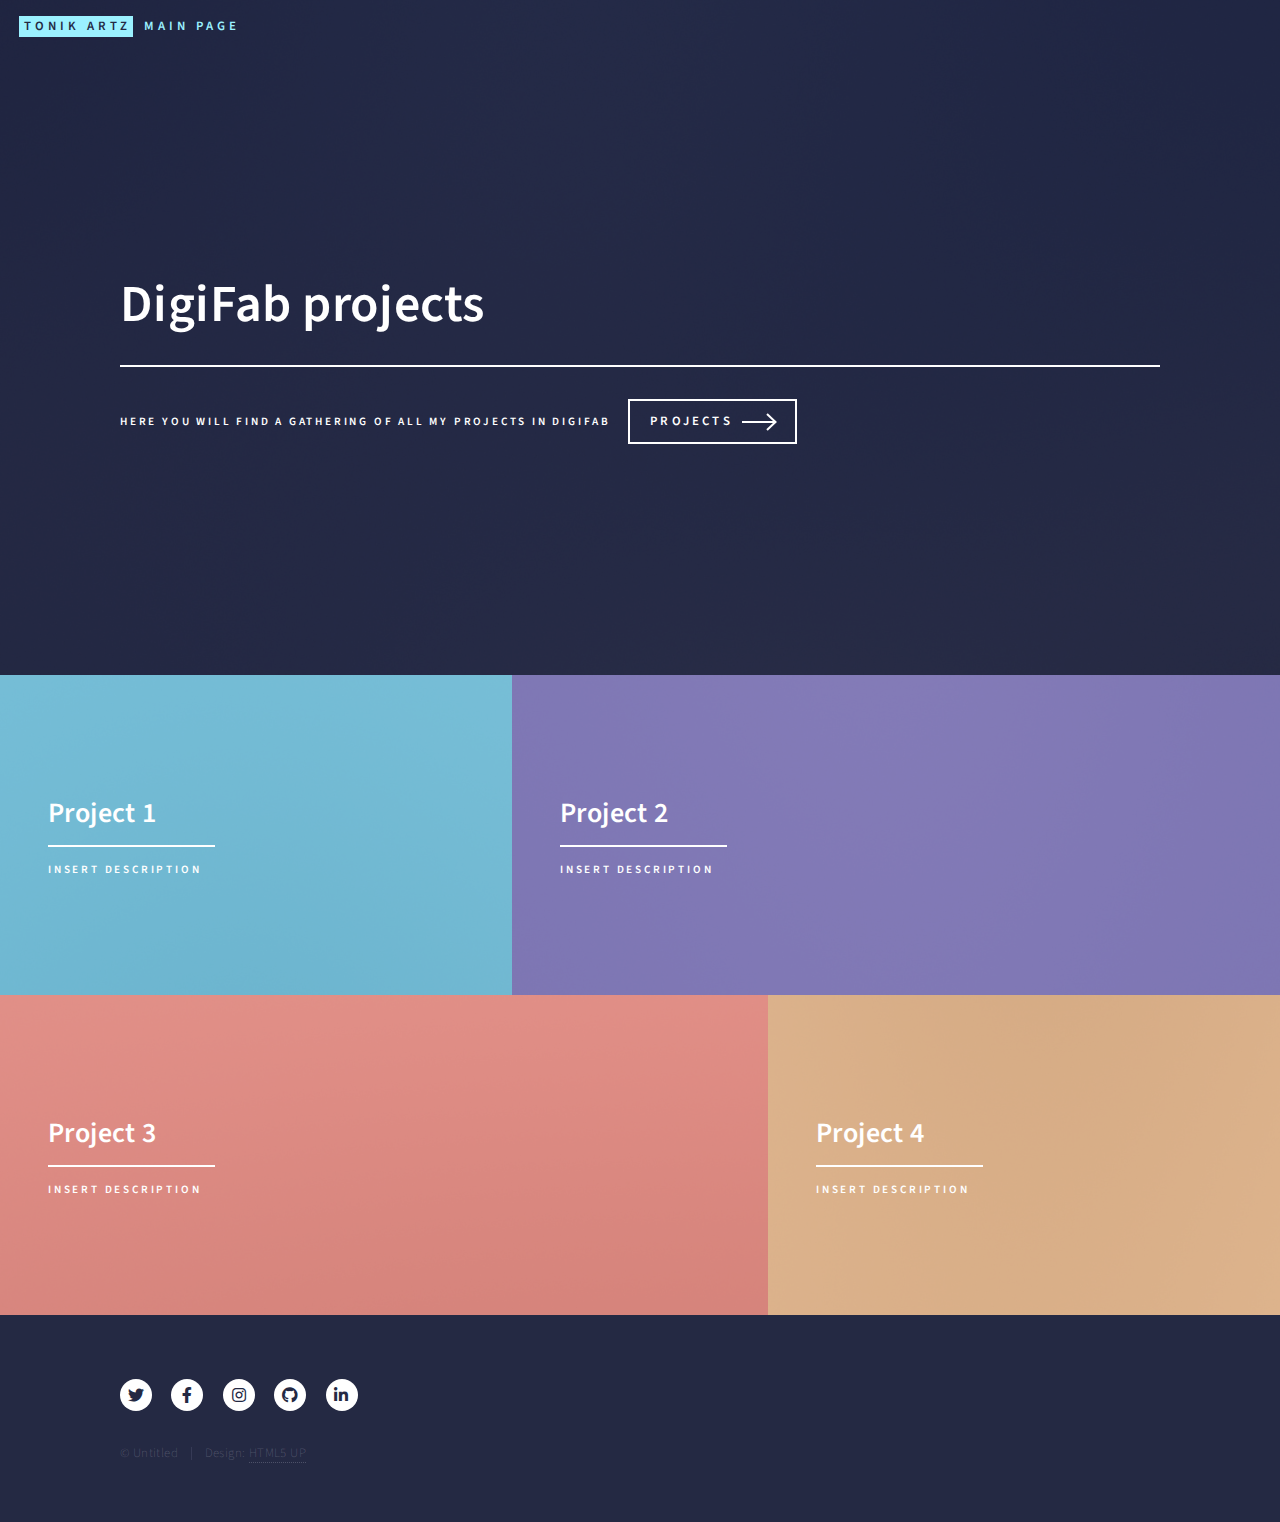
<file: Forty-1.html>
<!DOCTYPE HTML>
<!--
	Forty by HTML5 UP
	html5up.net | @ajlkn
	Free for personal and commercial use under the CCA 3.0 license (html5up.net/license)
-->
<html>
	<head>
		<title>DigiFab</title>
		<meta charset="utf-8" />
		<meta name="viewport" content="width=device-width, initial-scale=1, user-scalable=no" />
		<link rel="stylesheet" href="assets/css/main.css" />
		<noscript><link rel="stylesheet" href="assets/css/noscript.css" /></noscript>
	</head>
	<body class="is-preload">

		<!-- Wrapper -->
			<div id="wrapper">

				<!-- Header -->
					<header id="header" class="alt">
						<a href="Forty.html" class="logo"><strong>ToniK Artz</strong> <span>Main Page</span></a>
					</header>

				<!-- Banner -->
					<section id="banner" class="major">
						<div class="inner">
							<header class="major">
								<h1>DigiFab projects</h1>
							</header>
							<div class="content">
								<p>Here you will find a gathering of all my projects in DigiFab</p>
								<ul class="actions">
									<li><a href="#one" class="button next scrolly">Projects</a></li>
								</ul>
							</div>
						</div>
					</section>

				<!-- Main -->
					<div id="main">

						<!-- One -->
							<section id="one" class="tiles">
								<article>
									<span class="image">
										<img src="images/pic01.jpg" alt="" />
									</span>
									<header class="major">
										<h3><a href="Project_x.html" class="link">Project 1</a></h3>
										<p>Insert description</p>
									</header>
								</article>
								<article>
									<span class="image">
										<img src="images/pic02.jpg" alt="" />
									</span>
									<header class="major">
										<h3><a href="Project_x.html" class="link">Project 2</a></h3>
										<p>Insert description</p>
									</header>
								</article>
								<article>
									<span class="image">
										<img src="images/pic03.jpg" alt="" />
									</span>
									<header class="major">
										<h3><a href="Project_x.html" class="link">Project 3</a></h3>
										<p>Insert description</p>
									</header>
								</article>
								<article>
									<span class="image">
										<img src="images/pic04.jpg" alt="" />
									</span>
									<header class="major">
										<h3><a href="Project_x.html" class="link">Project 4</a></h3>
										<p>Insert description</p>
									</header>
								</article>
							</section>

					</div>

				<!-- Footer -->
					<footer id="footer">
						<div class="inner">
							<ul class="icons">
								<li><a href="#" class="icon brands alt fa-twitter"><span class="label">Twitter</span></a></li>
								<li><a href="#" class="icon brands alt fa-facebook-f"><span class="label">Facebook</span></a></li>
								<li><a href="#" class="icon brands alt fa-instagram"><span class="label">Instagram</span></a></li>
								<li><a href="#" class="icon brands alt fa-github"><span class="label">GitHub</span></a></li>
								<li><a href="#" class="icon brands alt fa-linkedin-in"><span class="label">LinkedIn</span></a></li>
							</ul>
							<ul class="copyright">
								<li>&copy; Untitled</li><li>Design: <a href="https://html5up.net">HTML5 UP</a></li>
							</ul>
						</div>
					</footer>

			</div>

		<!-- Scripts -->
			<script src="assets/js/jquery.min.js"></script>
			<script src="assets/js/jquery.scrolly.min.js"></script>
			<script src="assets/js/jquery.scrollex.min.js"></script>
			<script src="assets/js/browser.min.js"></script>
			<script src="assets/js/breakpoints.min.js"></script>
			<script src="assets/js/util.js"></script>
			<script src="assets/js/main.js"></script>

	</body>
</html>
</file>
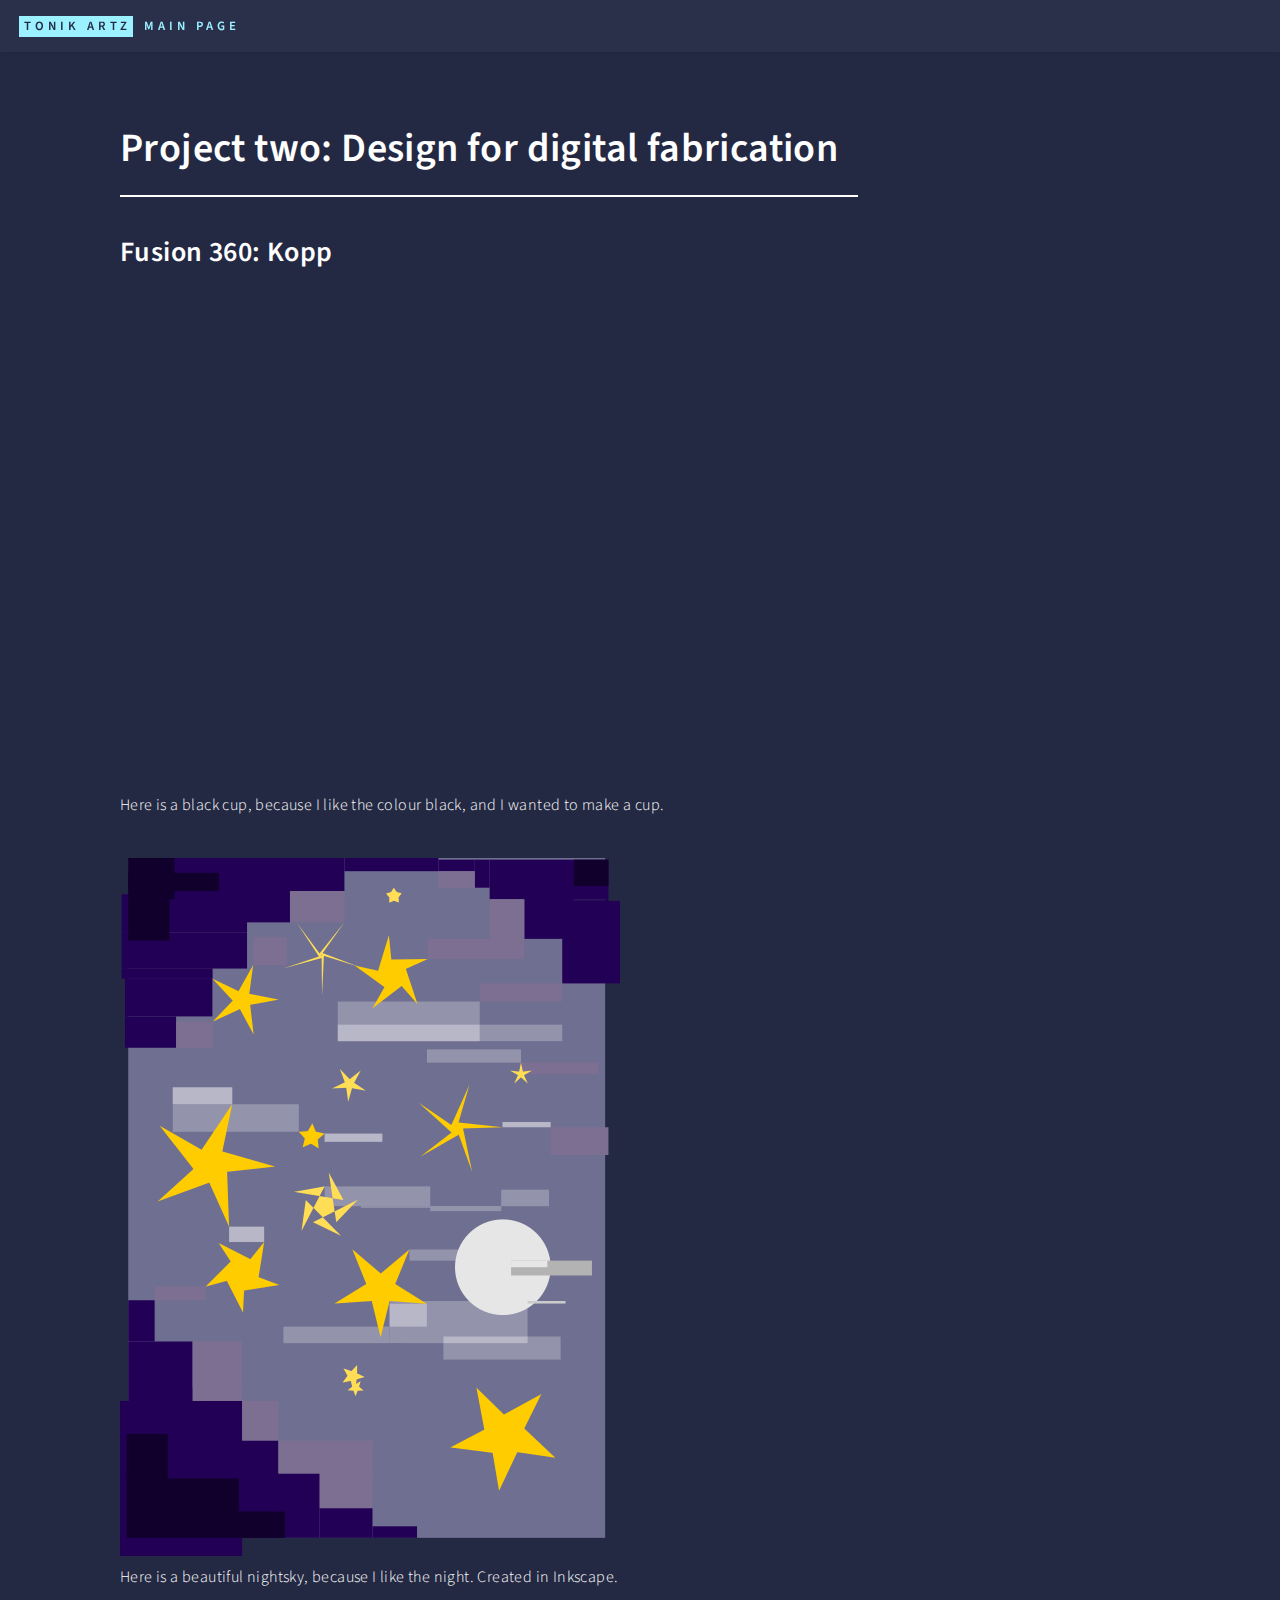
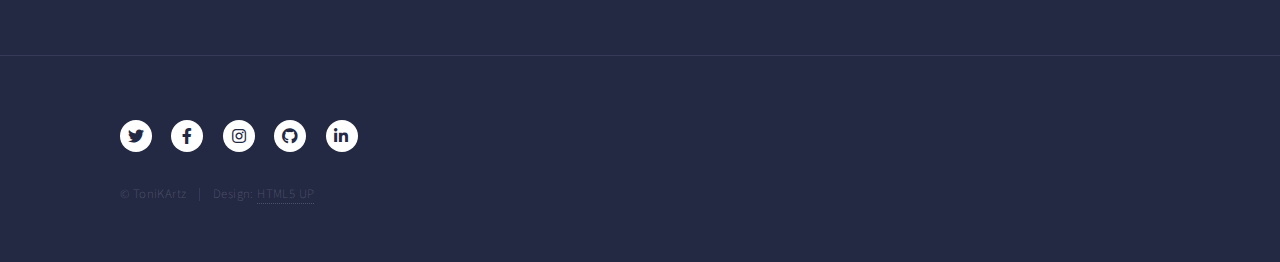
<file: generic.html>
<!DOCTYPE HTML>
<!--
	Forty by HTML5 UP
	html5up.net | @ajlkn
	Free for personal and commercial use under the CCA 3.0 license (html5up.net/license)
-->
<html>
	<head>
		<title>Project 2</title>
		<meta charset="utf-8" />
		<meta name="viewport" content="width=device-width, initial-scale=1, user-scalable=no" />
		<link rel="stylesheet" href="assets/css/main.css" />
		<noscript><link rel="stylesheet" href="assets/css/noscript.css" /></noscript>
	</head>
	<body class="is-preload">

		<!-- Wrapper -->
			<div id="wrapper">

				<!-- Header -->
					<header id="header">
						<a href="index.html" class="logo"><strong>ToniK Artz</strong> <span>Main Page</span></a>
					</header>

				<!-- Main -->
					<div id="main" class="alt">

						<!-- One -->
							<section id="one">
								<div class="inner">
									<header class="major">
										<h1>Project two: Design for digital fabrication</h1>
									</header>
									<h2>Fusion 360: Kopp</h2>
									<iframe src="https://hiof57.autodesk360.com/shares/public/SH919a0QTf3c32634dcf3c3613a3b6385c3f?mode=embed" width="640" height="480" allowfullscreen="true" webkitallowfullscreen="true" mozallowfullscreen="true"  frameborder="0"></iframe>
									<p>Here is a black cup, because I like the colour black, and I wanted to make a cup.</p>
									<span class="image main">

									</span><img id="stuff" src="images/Test_NIghtsky.01.png" alt="A nightsky">
								</span>
									<p>Here is a beautiful nightsky, because I like the night. Created in Inkscape.</p>
								</div>
							</section>

					</div>

				<!-- Footer -->
					<footer id="footer">
						<div class="inner">
							<ul class="icons">
								<li><a href="#" class="icon brands alt fa-twitter"><span class="label">Twitter</span></a></li>
								<li><a href="#" class="icon brands alt fa-facebook-f"><span class="label">Facebook</span></a></li>
								<li><a href="#" class="icon brands alt fa-instagram"><span class="label">Instagram</span></a></li>
								<li><a href="#" class="icon brands alt fa-github"><span class="label">GitHub</span></a></li>
								<li><a href="#" class="icon brands alt fa-linkedin-in"><span class="label">LinkedIn</span></a></li>
							</ul>
							<ul class="copyright">
								<li>&copy; ToniKArtz</li><li>Design: <a href="https://html5up.net">HTML5 UP</a></li>
							</ul>
						</div>
					</footer>

			</div>

		<!-- Scripts -->
			<script src="assets/js/jquery.min.js"></script>
			<script src="assets/js/jquery.scrolly.min.js"></script>
			<script src="assets/js/jquery.scrollex.min.js"></script>
			<script src="assets/js/browser.min.js"></script>
			<script src="assets/js/breakpoints.min.js"></script>
			<script src="assets/js/util.js"></script>
			<script src="assets/js/main.js"></script>

	</body>
</html>
</file>
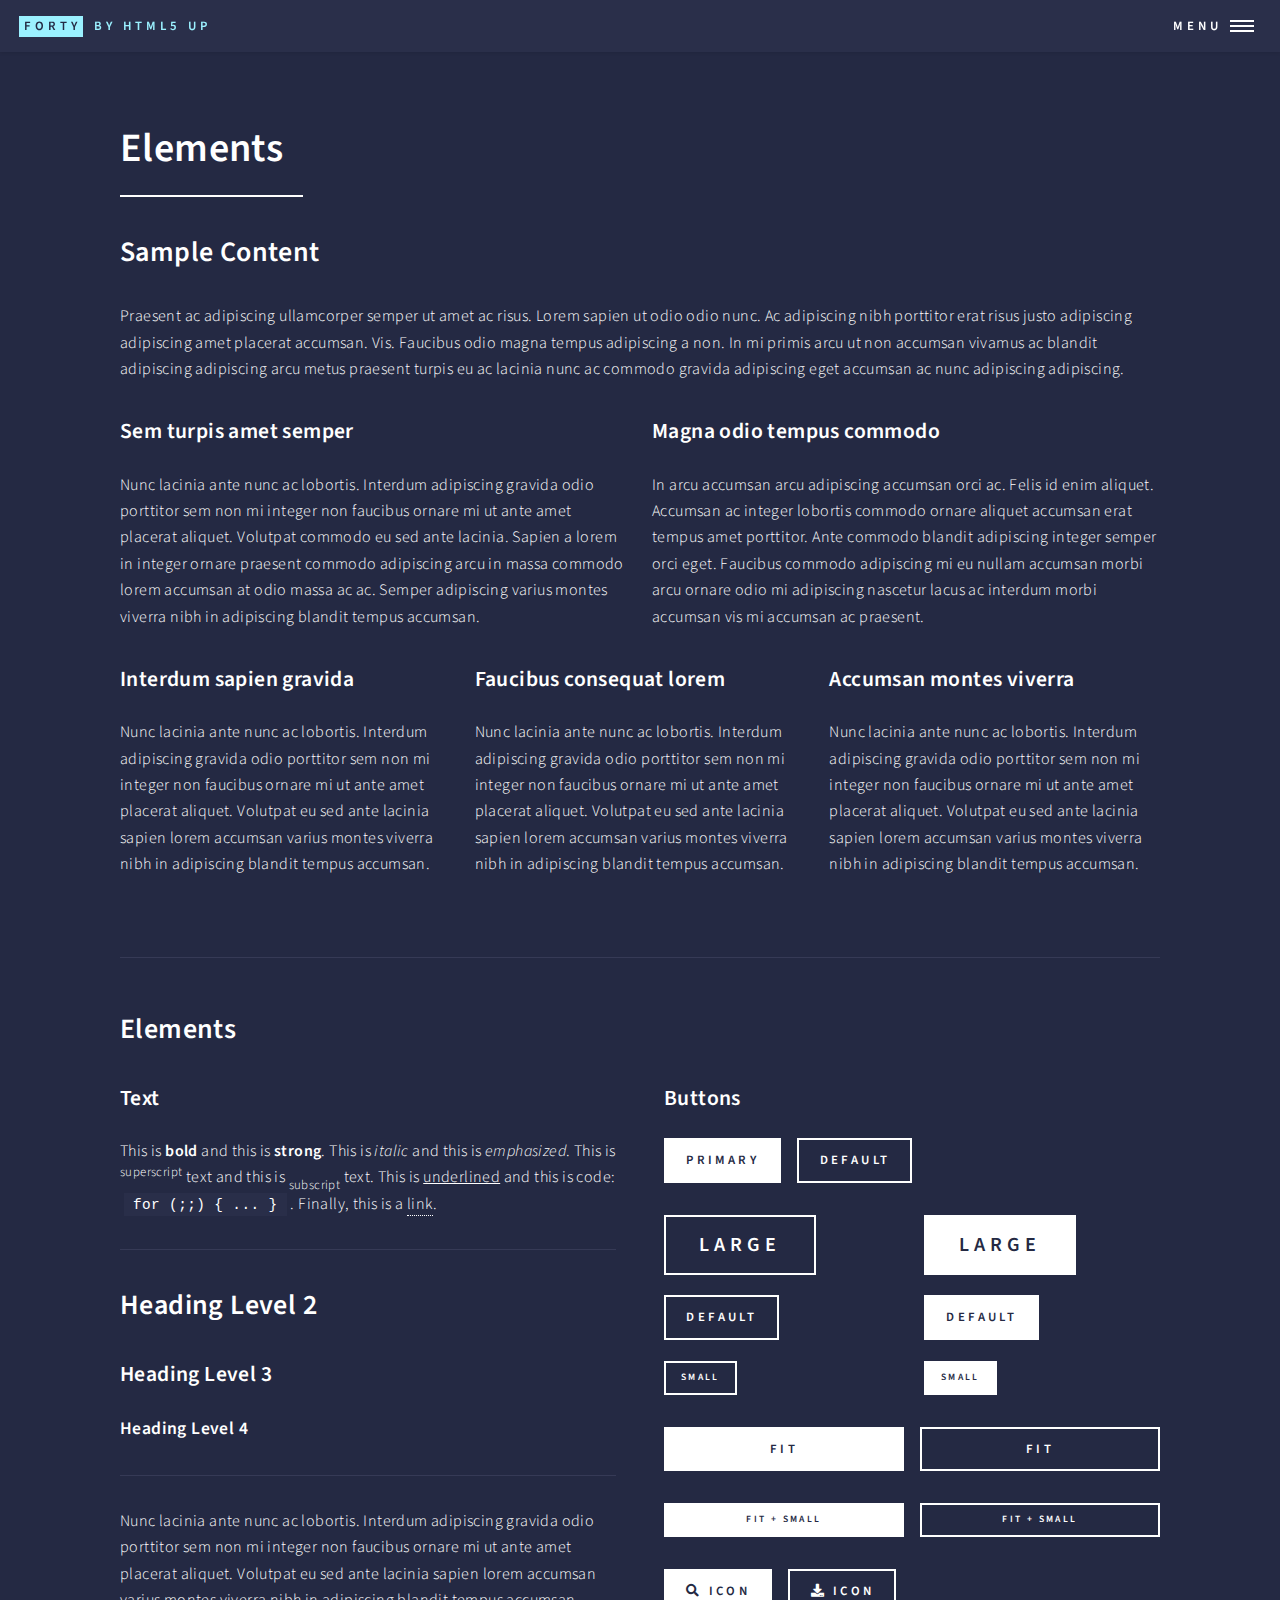
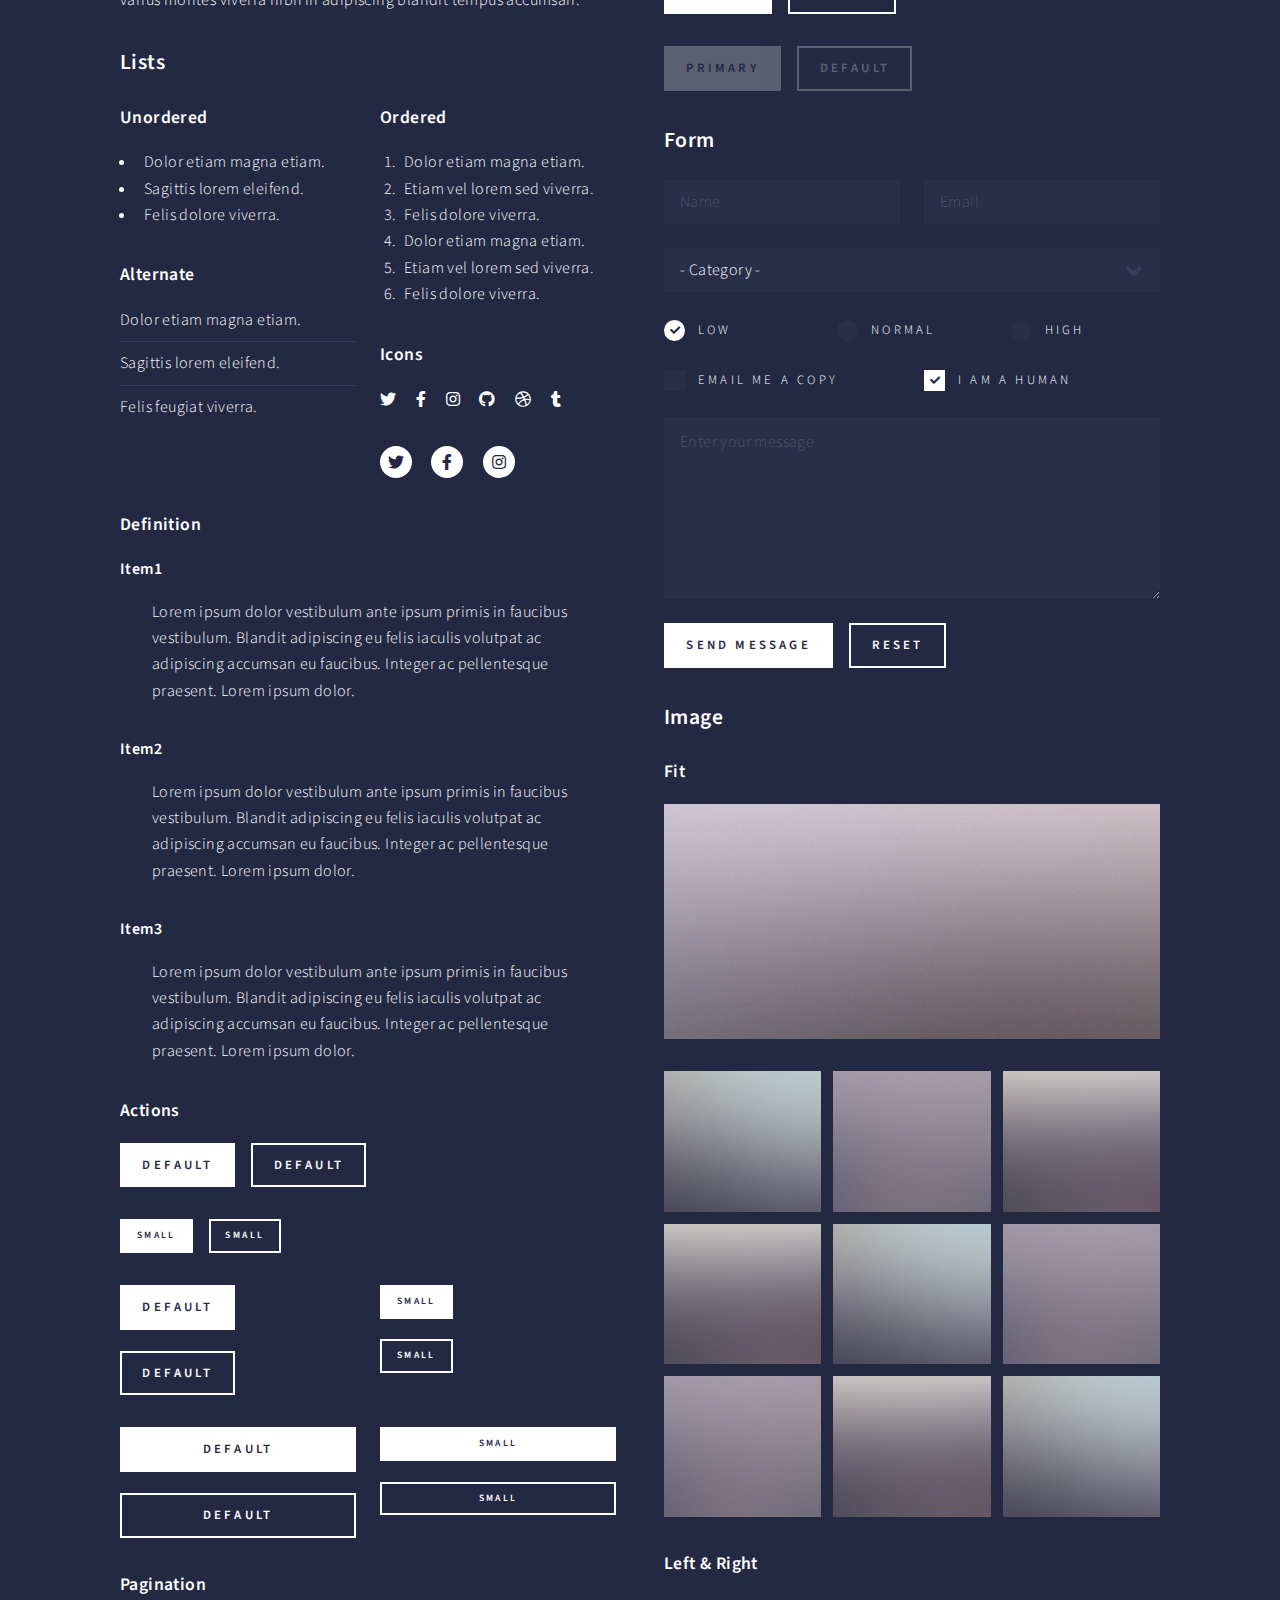
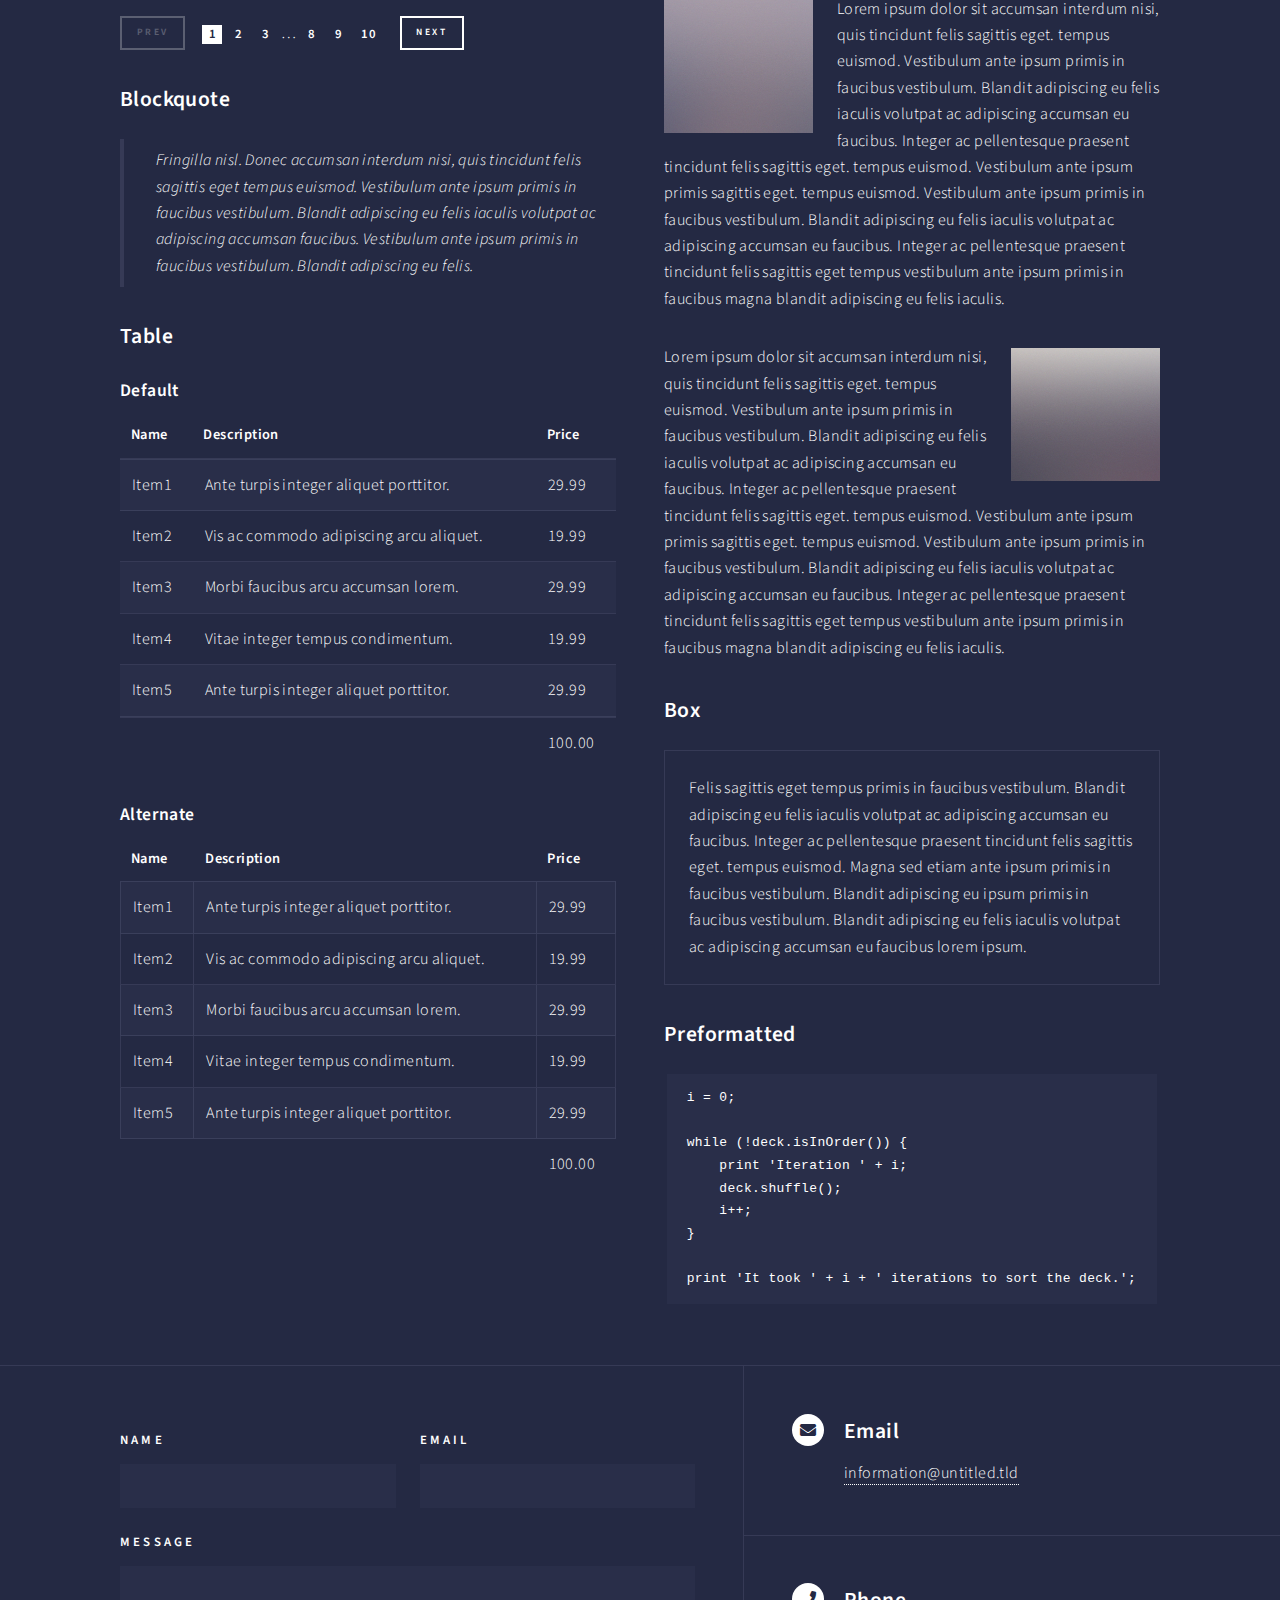
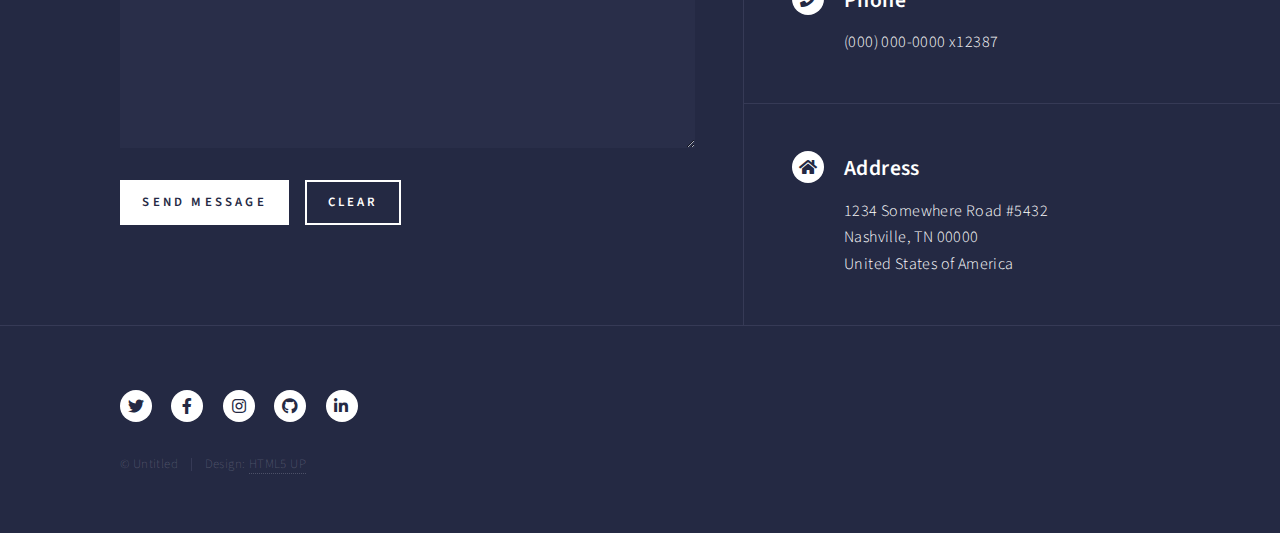
<file: DigiFab/elements.html>
<!DOCTYPE HTML>
<!--
	Forty by HTML5 UP
	html5up.net | @ajlkn
	Free for personal and commercial use under the CCA 3.0 license (html5up.net/license)
-->
<html>
	<head>
		<title>Elements - Forty by HTML5 UP</title>
		<meta charset="utf-8" />
		<meta name="viewport" content="width=device-width, initial-scale=1, user-scalable=no" />
		<link rel="stylesheet" href="assets/css/main.css" />
		<noscript><link rel="stylesheet" href="assets/css/noscript.css" /></noscript>
	</head>
	<body class="is-preload">

		<!-- Wrapper -->
			<div id="wrapper">

				<!-- Header -->
					<header id="header">
						<a href="index.html" class="logo"><strong>Forty</strong> <span>by HTML5 UP</span></a>
						<nav>
							<a href="#menu">Menu</a>
						</nav>
					</header>

				<!-- Menu -->
					<nav id="menu">
						<ul class="links">
							<li><a href="index.html">Home</a></li>
							<li><a href="landing.html">Landing</a></li>
							<li><a href="generic.html">Generic</a></li>
							<li><a href="elements.html">Elements</a></li>
						</ul>
						<ul class="actions stacked">
							<li><a href="#" class="button primary fit">Get Started</a></li>
							<li><a href="#" class="button fit">Log In</a></li>
						</ul>
					</nav>

				<!-- Main -->
					<div id="main" class="alt">

						<!-- One -->
							<section id="one">
								<div class="inner">
									<header class="major">
										<h1>Elements</h1>
									</header>

									<!-- Content -->
										<h2 id="content">Sample Content</h2>
										<p>Praesent ac adipiscing ullamcorper semper ut amet ac risus. Lorem sapien ut odio odio nunc. Ac adipiscing nibh porttitor erat risus justo adipiscing adipiscing amet placerat accumsan. Vis. Faucibus odio magna tempus adipiscing a non. In mi primis arcu ut non accumsan vivamus ac blandit adipiscing adipiscing arcu metus praesent turpis eu ac lacinia nunc ac commodo gravida adipiscing eget accumsan ac nunc adipiscing adipiscing.</p>
										<div class="row">
											<div class="col-6 col-12-small">
												<h3>Sem turpis amet semper</h3>
												<p>Nunc lacinia ante nunc ac lobortis. Interdum adipiscing gravida odio porttitor sem non mi integer non faucibus ornare mi ut ante amet placerat aliquet. Volutpat commodo eu sed ante lacinia. Sapien a lorem in integer ornare praesent commodo adipiscing arcu in massa commodo lorem accumsan at odio massa ac ac. Semper adipiscing varius montes viverra nibh in adipiscing blandit tempus accumsan.</p>
											</div>
											<div class="col-6 col-12-small">
												<h3>Magna odio tempus commodo</h3>
												<p>In arcu accumsan arcu adipiscing accumsan orci ac. Felis id enim aliquet. Accumsan ac integer lobortis commodo ornare aliquet accumsan erat tempus amet porttitor. Ante commodo blandit adipiscing integer semper orci eget. Faucibus commodo adipiscing mi eu nullam accumsan morbi arcu ornare odio mi adipiscing nascetur lacus ac interdum morbi accumsan vis mi accumsan ac praesent.</p>
											</div>
											<!-- Break -->
											<div class="col-4 col-12-medium">
												<h3>Interdum sapien gravida</h3>
												<p>Nunc lacinia ante nunc ac lobortis. Interdum adipiscing gravida odio porttitor sem non mi integer non faucibus ornare mi ut ante amet placerat aliquet. Volutpat eu sed ante lacinia sapien lorem accumsan varius montes viverra nibh in adipiscing blandit tempus accumsan.</p>
											</div>
											<div class="col-4 col-12-medium">
												<h3>Faucibus consequat lorem</h3>
												<p>Nunc lacinia ante nunc ac lobortis. Interdum adipiscing gravida odio porttitor sem non mi integer non faucibus ornare mi ut ante amet placerat aliquet. Volutpat eu sed ante lacinia sapien lorem accumsan varius montes viverra nibh in adipiscing blandit tempus accumsan.</p>
											</div>
											<div class="col-4 col-12-medium">
												<h3>Accumsan montes viverra</h3>
												<p>Nunc lacinia ante nunc ac lobortis. Interdum adipiscing gravida odio porttitor sem non mi integer non faucibus ornare mi ut ante amet placerat aliquet. Volutpat eu sed ante lacinia sapien lorem accumsan varius montes viverra nibh in adipiscing blandit tempus accumsan.</p>
											</div>
										</div>

									<hr class="major" />

									<!-- Elements -->
										<h2 id="elements">Elements</h2>
										<div class="row gtr-200">
											<div class="col-6 col-12-medium">

												<!-- Text stuff -->
													<h3>Text</h3>
													<p>This is <b>bold</b> and this is <strong>strong</strong>. This is <i>italic</i> and this is <em>emphasized</em>.
													This is <sup>superscript</sup> text and this is <sub>subscript</sub> text.
													This is <u>underlined</u> and this is code: <code>for (;;) { ... }</code>.
													Finally, this is a <a href="#">link</a>.</p>
													<hr />
													<h2>Heading Level 2</h2>
													<h3>Heading Level 3</h3>
													<h4>Heading Level 4</h4>
													<hr />
													<p>Nunc lacinia ante nunc ac lobortis. Interdum adipiscing gravida odio porttitor sem non mi integer non faucibus ornare mi ut ante amet placerat aliquet. Volutpat eu sed ante lacinia sapien lorem accumsan varius montes viverra nibh in adipiscing blandit tempus accumsan.</p>

												<!-- Lists -->
													<h3>Lists</h3>
													<div class="row">
														<div class="col-6 col-12-small">

															<h4>Unordered</h4>
															<ul>
																<li>Dolor etiam magna etiam.</li>
																<li>Sagittis lorem eleifend.</li>
																<li>Felis dolore viverra.</li>
															</ul>

															<h4>Alternate</h4>
															<ul class="alt">
																<li>Dolor etiam magna etiam.</li>
																<li>Sagittis lorem eleifend.</li>
																<li>Felis feugiat viverra.</li>
															</ul>

														</div>
														<div class="col-6 col-12-small">

															<h4>Ordered</h4>
															<ol>
																<li>Dolor etiam magna etiam.</li>
																<li>Etiam vel lorem sed viverra.</li>
																<li>Felis dolore viverra.</li>
																<li>Dolor etiam magna etiam.</li>
																<li>Etiam vel lorem sed viverra.</li>
																<li>Felis dolore viverra.</li>
															</ol>

															<h4>Icons</h4>
															<ul class="icons">
																<li><a href="#" class="icon brands fa-twitter"><span class="label">Twitter</span></a></li>
																<li><a href="#" class="icon brands fa-facebook-f"><span class="label">Facebook</span></a></li>
																<li><a href="#" class="icon brands fa-instagram"><span class="label">Instagram</span></a></li>
																<li><a href="#" class="icon brands fa-github"><span class="label">Github</span></a></li>
																<li><a href="#" class="icon brands fa-dribbble"><span class="label">Dribbble</span></a></li>
																<li><a href="#" class="icon brands fa-tumblr"><span class="label">Tumblr</span></a></li>
															</ul>
															<ul class="icons">
																<li><a href="#" class="icon brands alt fa-twitter"><span class="label">Twitter</span></a></li>
																<li><a href="#" class="icon brands alt fa-facebook-f"><span class="label">Facebook</span></a></li>
																<li><a href="#" class="icon brands alt fa-instagram"><span class="label">Instagram</span></a></li>
															</ul>

														</div>
													</div>
													<h4>Definition</h4>
													<dl>
														<dt>Item1</dt>
														<dd>
															<p>Lorem ipsum dolor vestibulum ante ipsum primis in faucibus vestibulum. Blandit adipiscing eu felis iaculis volutpat ac adipiscing accumsan eu faucibus. Integer ac pellentesque praesent. Lorem ipsum dolor.</p>
														</dd>
														<dt>Item2</dt>
														<dd>
															<p>Lorem ipsum dolor vestibulum ante ipsum primis in faucibus vestibulum. Blandit adipiscing eu felis iaculis volutpat ac adipiscing accumsan eu faucibus. Integer ac pellentesque praesent. Lorem ipsum dolor.</p>
														</dd>
														<dt>Item3</dt>
														<dd>
															<p>Lorem ipsum dolor vestibulum ante ipsum primis in faucibus vestibulum. Blandit adipiscing eu felis iaculis volutpat ac adipiscing accumsan eu faucibus. Integer ac pellentesque praesent. Lorem ipsum dolor.</p>
														</dd>
													</dl>

													<h4>Actions</h4>
													<ul class="actions">
														<li><a href="#" class="button primary">Default</a></li>
														<li><a href="#" class="button">Default</a></li>
													</ul>
													<ul class="actions small">
														<li><a href="#" class="button primary small">Small</a></li>
														<li><a href="#" class="button small">Small</a></li>
													</ul>
													<div class="row">
														<div class="col-6 col-12-small">
															<ul class="actions stacked">
																<li><a href="#" class="button primary">Default</a></li>
																<li><a href="#" class="button">Default</a></li>
															</ul>
														</div>
														<div class="col-6 col-12-small">
															<ul class="actions stacked">
																<li><a href="#" class="button primary small">Small</a></li>
																<li><a href="#" class="button small">Small</a></li>
															</ul>
														</div>
														<div class="col-6 col-12-small">
															<ul class="actions stacked">
																<li><a href="#" class="button primary fit">Default</a></li>
																<li><a href="#" class="button fit">Default</a></li>
															</ul>
														</div>
														<div class="col-6 col-12-small">
															<ul class="actions stacked">
																<li><a href="#" class="button primary small fit">Small</a></li>
																<li><a href="#" class="button small fit">Small</a></li>
															</ul>
														</div>
													</div>

													<h4>Pagination</h4>
													<ul class="pagination">
														<li><span class="button small disabled">Prev</span></li>
														<li><a href="#" class="page active">1</a></li>
														<li><a href="#" class="page">2</a></li>
														<li><a href="#" class="page">3</a></li>
														<li><span>&hellip;</span></li>
														<li><a href="#" class="page">8</a></li>
														<li><a href="#" class="page">9</a></li>
														<li><a href="#" class="page">10</a></li>
														<li><a href="#" class="button small">Next</a></li>
													</ul>

												<!-- Blockquote -->
													<h3>Blockquote</h3>
													<blockquote>Fringilla nisl. Donec accumsan interdum nisi, quis tincidunt felis sagittis eget tempus euismod. Vestibulum ante ipsum primis in faucibus vestibulum. Blandit adipiscing eu felis iaculis volutpat ac adipiscing accumsan faucibus. Vestibulum ante ipsum primis in faucibus vestibulum. Blandit adipiscing eu felis.</blockquote>

												<!-- Table -->
													<h3>Table</h3>

													<h4>Default</h4>
													<div class="table-wrapper">
														<table>
															<thead>
																<tr>
																	<th>Name</th>
																	<th>Description</th>
																	<th>Price</th>
																</tr>
															</thead>
															<tbody>
																<tr>
																	<td>Item1</td>
																	<td>Ante turpis integer aliquet porttitor.</td>
																	<td>29.99</td>
																</tr>
																<tr>
																	<td>Item2</td>
																	<td>Vis ac commodo adipiscing arcu aliquet.</td>
																	<td>19.99</td>
																</tr>
																<tr>
																	<td>Item3</td>
																	<td> Morbi faucibus arcu accumsan lorem.</td>
																	<td>29.99</td>
																</tr>
																<tr>
																	<td>Item4</td>
																	<td>Vitae integer tempus condimentum.</td>
																	<td>19.99</td>
																</tr>
																<tr>
																	<td>Item5</td>
																	<td>Ante turpis integer aliquet porttitor.</td>
																	<td>29.99</td>
																</tr>
															</tbody>
															<tfoot>
																<tr>
																	<td colspan="2"></td>
																	<td>100.00</td>
																</tr>
															</tfoot>
														</table>
													</div>

													<h4>Alternate</h4>
													<div class="table-wrapper">
														<table class="alt">
															<thead>
																<tr>
																	<th>Name</th>
																	<th>Description</th>
																	<th>Price</th>
																</tr>
															</thead>
															<tbody>
																<tr>
																	<td>Item1</td>
																	<td>Ante turpis integer aliquet porttitor.</td>
																	<td>29.99</td>
																</tr>
																<tr>
																	<td>Item2</td>
																	<td>Vis ac commodo adipiscing arcu aliquet.</td>
																	<td>19.99</td>
																</tr>
																<tr>
																	<td>Item3</td>
																	<td> Morbi faucibus arcu accumsan lorem.</td>
																	<td>29.99</td>
																</tr>
																<tr>
																	<td>Item4</td>
																	<td>Vitae integer tempus condimentum.</td>
																	<td>19.99</td>
																</tr>
																<tr>
																	<td>Item5</td>
																	<td>Ante turpis integer aliquet porttitor.</td>
																	<td>29.99</td>
																</tr>
															</tbody>
															<tfoot>
																<tr>
																	<td colspan="2"></td>
																	<td>100.00</td>
																</tr>
															</tfoot>
														</table>
													</div>

											</div>
											<div class="col-6 col-12-medium">

												<!-- Buttons -->
													<h3>Buttons</h3>
													<ul class="actions">
														<li><a href="#" class="button primary">Primary</a></li>
														<li><a href="#" class="button">Default</a></li>
													</ul>
													<div class="row">
														<div class="col-6 col-12-xsmall">
															<ul class="actions stacked">
																<li><a href="#" class="button large">Large</a></li>
																<li><a href="#" class="button">Default</a></li>
																<li><a href="#" class="button small">Small</a></li>
															</ul>
														</div>
														<div class="col-6 col-12-xsmall">
															<ul class="actions stacked">
																<li><a href="#" class="button primary large">Large</a></li>
																<li><a href="#" class="button primary">Default</a></li>
																<li><a href="#" class="button primary small">Small</a></li>
															</ul>
														</div>
													</div>
													<ul class="actions fit">
														<li><a href="#" class="button primary fit">Fit</a></li>
														<li><a href="#" class="button fit">Fit</a></li>
													</ul>
													<ul class="actions fit small">
														<li><a href="#" class="button primary fit small">Fit + Small</a></li>
														<li><a href="#" class="button fit small">Fit + Small</a></li>
													</ul>
													<ul class="actions">
														<li><a href="#" class="button primary icon solid fa-search">Icon</a></li>
														<li><a href="#" class="button icon solid fa-download">Icon</a></li>
													</ul>
													<ul class="actions">
														<li><span class="button primary disabled">Primary</span></li>
														<li><span class="button disabled">Default</span></li>
													</ul>

												<!-- Form -->
													<h3>Form</h3>

													<form method="post" action="#">
														<div class="row gtr-uniform">
															<div class="col-6 col-12-xsmall">
																<input type="text" name="demo-name" id="demo-name" value="" placeholder="Name" />
															</div>
															<div class="col-6 col-12-xsmall">
																<input type="email" name="demo-email" id="demo-email" value="" placeholder="Email" />
															</div>
															<!-- Break -->
															<div class="col-12">
																<select name="demo-category" id="demo-category">
																	<option value="">- Category -</option>
																	<option value="1">Manufacturing</option>
																	<option value="1">Shipping</option>
																	<option value="1">Administration</option>
																	<option value="1">Human Resources</option>
																</select>
															</div>
															<!-- Break -->
															<div class="col-4 col-12-small">
																<input type="radio" id="demo-priority-low" name="demo-priority" checked>
																<label for="demo-priority-low">Low</label>
															</div>
															<div class="col-4 col-12-small">
																<input type="radio" id="demo-priority-normal" name="demo-priority">
																<label for="demo-priority-normal">Normal</label>
															</div>
															<div class="col-4 col-12-small">
																<input type="radio" id="demo-priority-high" name="demo-priority">
																<label for="demo-priority-high">High</label>
															</div>
															<!-- Break -->
															<div class="col-6 col-12-small">
																<input type="checkbox" id="demo-copy" name="demo-copy">
																<label for="demo-copy">Email me a copy</label>
															</div>
															<div class="col-6 col-12-small">
																<input type="checkbox" id="demo-human" name="demo-human" checked>
																<label for="demo-human">I am a human</label>
															</div>
															<!-- Break -->
															<div class="col-12">
																<textarea name="demo-message" id="demo-message" placeholder="Enter your message" rows="6"></textarea>
															</div>
															<!-- Break -->
															<div class="col-12">
																<ul class="actions">
																	<li><input type="submit" value="Send Message" class="primary" /></li>
																	<li><input type="reset" value="Reset" /></li>
																</ul>
															</div>
														</div>
													</form>

												<!-- Image -->
													<h3>Image</h3>

													<h4>Fit</h4>
													<span class="image fit"><img src="images/pic03.jpg" alt="" /></span>
													<div class="box alt">
														<div class="row gtr-50 gtr-uniform">
															<div class="col-4"><span class="image fit"><img src="images/pic08.jpg" alt="" /></span></div>
															<div class="col-4"><span class="image fit"><img src="images/pic09.jpg" alt="" /></span></div>
															<div class="col-4"><span class="image fit"><img src="images/pic10.jpg" alt="" /></span></div>
															<!-- Break -->
															<div class="col-4"><span class="image fit"><img src="images/pic10.jpg" alt="" /></span></div>
															<div class="col-4"><span class="image fit"><img src="images/pic08.jpg" alt="" /></span></div>
															<div class="col-4"><span class="image fit"><img src="images/pic09.jpg" alt="" /></span></div>
															<!-- Break -->
															<div class="col-4"><span class="image fit"><img src="images/pic09.jpg" alt="" /></span></div>
															<div class="col-4"><span class="image fit"><img src="images/pic10.jpg" alt="" /></span></div>
															<div class="col-4"><span class="image fit"><img src="images/pic08.jpg" alt="" /></span></div>
														</div>
													</div>

													<h4>Left &amp; Right</h4>
													<p><span class="image left"><img src="images/pic09.jpg" alt="" /></span>Lorem ipsum dolor sit accumsan interdum nisi, quis tincidunt felis sagittis eget. tempus euismod. Vestibulum ante ipsum primis in faucibus vestibulum. Blandit adipiscing eu felis iaculis volutpat ac adipiscing accumsan eu faucibus. Integer ac pellentesque praesent tincidunt felis sagittis eget. tempus euismod. Vestibulum ante ipsum primis sagittis eget. tempus euismod. Vestibulum ante ipsum primis in faucibus vestibulum. Blandit adipiscing eu felis iaculis volutpat ac adipiscing accumsan eu faucibus. Integer ac pellentesque praesent tincidunt felis sagittis eget tempus vestibulum ante ipsum primis in faucibus magna blandit adipiscing eu felis iaculis.</p>
													<p><span class="image right"><img src="images/pic10.jpg" alt="" /></span>Lorem ipsum dolor sit accumsan interdum nisi, quis tincidunt felis sagittis eget. tempus euismod. Vestibulum ante ipsum primis in faucibus vestibulum. Blandit adipiscing eu felis iaculis volutpat ac adipiscing accumsan eu faucibus. Integer ac pellentesque praesent tincidunt felis sagittis eget. tempus euismod. Vestibulum ante ipsum primis sagittis eget. tempus euismod. Vestibulum ante ipsum primis in faucibus vestibulum. Blandit adipiscing eu felis iaculis volutpat ac adipiscing accumsan eu faucibus. Integer ac pellentesque praesent tincidunt felis sagittis eget tempus vestibulum ante ipsum primis in faucibus magna blandit adipiscing eu felis iaculis.</p>

												<!-- Box -->
													<h3>Box</h3>
													<div class="box">
														<p>Felis sagittis eget tempus primis in faucibus vestibulum. Blandit adipiscing eu felis iaculis volutpat ac adipiscing accumsan eu faucibus. Integer ac pellentesque praesent tincidunt felis sagittis eget. tempus euismod. Magna sed etiam ante ipsum primis in faucibus vestibulum. Blandit adipiscing eu ipsum primis in faucibus vestibulum. Blandit adipiscing eu felis iaculis volutpat ac adipiscing accumsan eu faucibus lorem ipsum.</p>
													</div>

												<!-- Preformatted Code -->
													<h3>Preformatted</h3>
													<pre><code>i = 0;

while (!deck.isInOrder()) {
    print 'Iteration ' + i;
    deck.shuffle();
    i++;
}

print 'It took ' + i + ' iterations to sort the deck.';
</code></pre>

											</div>
										</div>

								</div>
							</section>

					</div>

				<!-- Contact -->
					<section id="contact">
						<div class="inner">
							<section>
								<form method="post" action="#">
									<div class="fields">
										<div class="field half">
											<label for="name">Name</label>
											<input type="text" name="name" id="name" />
										</div>
										<div class="field half">
											<label for="email">Email</label>
											<input type="text" name="email" id="email" />
										</div>
										<div class="field">
											<label for="message">Message</label>
											<textarea name="message" id="message" rows="6"></textarea>
										</div>
									</div>
									<ul class="actions">
										<li><input type="submit" value="Send Message" class="primary" /></li>
										<li><input type="reset" value="Clear" /></li>
									</ul>
								</form>
							</section>
							<section class="split">
								<section>
									<div class="contact-method">
										<span class="icon solid alt fa-envelope"></span>
										<h3>Email</h3>
										<a href="#">information@untitled.tld</a>
									</div>
								</section>
								<section>
									<div class="contact-method">
										<span class="icon solid alt fa-phone"></span>
										<h3>Phone</h3>
										<span>(000) 000-0000 x12387</span>
									</div>
								</section>
								<section>
									<div class="contact-method">
										<span class="icon solid alt fa-home"></span>
										<h3>Address</h3>
										<span>1234 Somewhere Road #5432<br />
										Nashville, TN 00000<br />
										United States of America</span>
									</div>
								</section>
							</section>
						</div>
					</section>

				<!-- Footer -->
					<footer id="footer">
						<div class="inner">
							<ul class="icons">
								<li><a href="#" class="icon brands alt fa-twitter"><span class="label">Twitter</span></a></li>
								<li><a href="#" class="icon brands alt fa-facebook-f"><span class="label">Facebook</span></a></li>
								<li><a href="#" class="icon brands alt fa-instagram"><span class="label">Instagram</span></a></li>
								<li><a href="#" class="icon brands alt fa-github"><span class="label">GitHub</span></a></li>
								<li><a href="#" class="icon brands alt fa-linkedin-in"><span class="label">LinkedIn</span></a></li>
							</ul>
							<ul class="copyright">
								<li>&copy; Untitled</li><li>Design: <a href="https://html5up.net">HTML5 UP</a></li>
							</ul>
						</div>
					</footer>

			</div>

		<!-- Scripts -->
			<script src="assets/js/jquery.min.js"></script>
			<script src="assets/js/jquery.scrolly.min.js"></script>
			<script src="assets/js/jquery.scrollex.min.js"></script>
			<script src="assets/js/browser.min.js"></script>
			<script src="assets/js/breakpoints.min.js"></script>
			<script src="assets/js/util.js"></script>
			<script src="assets/js/main.js"></script>

	</body>
</html>
</file>
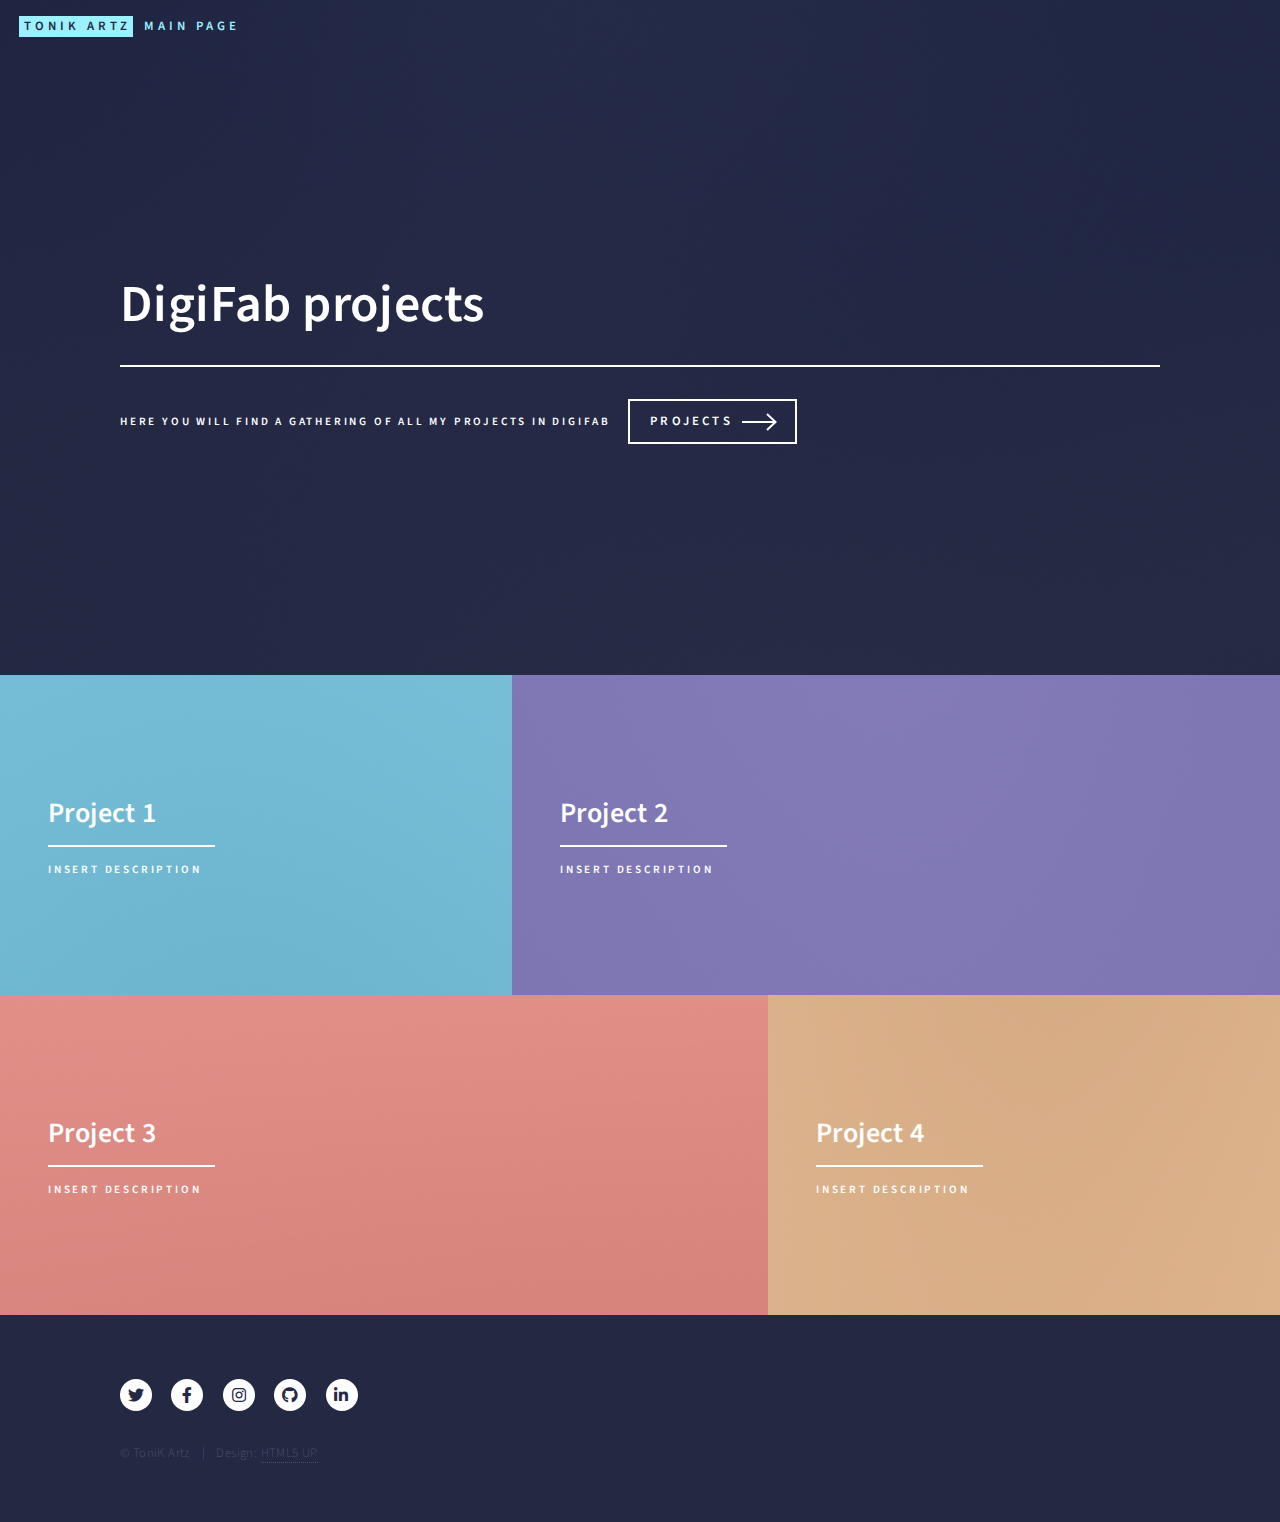
<file: DigiFab/Hyp.Link.DigiFab.html>
<!DOCTYPE HTML>
<!--
	Forty by HTML5 UP
	html5up.net | @ajlkn
	Free for personal and commercial use under the CCA 3.0 license (html5up.net/license)
-->
<html>
	<head>
		<title>DigiFab</title>
		<meta charset="utf-8" />
		<meta name="viewport" content="width=device-width, initial-scale=1, user-scalable=no" />
		<link rel="stylesheet" href="assets/css/main.css" />
		<noscript><link rel="stylesheet" href="assets/css/noscript.css" /></noscript>
	</head>
	<body class="is-preload">

		<!-- Wrapper -->
			<div id="wrapper">

				<!-- Header -->
					<header id="header" class="alt">
						<a href="Highlights_Base\ToniKArtz_0.2.html" class="logo"><strong>ToniK Artz</strong> <span>Main Page</span></a>
					</header>

				<!-- Banner -->
					<section id="banner" class="major">
						<div class="inner">
							<header class="major">
								<h1>DigiFab projects</h1>
							</header>
							<div class="content">
								<p>Here you will find a gathering of all my projects in DigiFab</p>
								<ul class="actions">
									<li><a href="#one" class="button next scrolly">Projects</a></li>
								</ul>
							</div>
						</div>
					</section>

				<!-- Main -->
					<div id="main">

						<!-- One -->
							<section id="one" class="tiles">
								<article>
									<span class="image">
										<img src="images/pic01.jpg" alt="" />
									</span>
									<header class="major">
										<h3><a href="Project_x.html" class="link">Project 1</a></h3>
										<p>Insert description</p>
									</header>
								</article>
								<article>
									<span class="image">
										<img src="images/pic02.jpg" alt="" />
									</span>
									<header class="major">
										<h3><a href="Project_x.html" class="link">Project 2</a></h3>
										<p>Insert description</p>
									</header>
								</article>
								<article>
									<span class="image">
										<img src="images/pic03.jpg" alt="" />
									</span>
									<header class="major">
										<h3><a href="Project_x.html" class="link">Project 3</a></h3>
										<p>Insert description</p>
									</header>
								</article>
								<article>
									<span class="image">
										<img src="images/pic04.jpg" alt="" />
									</span>
									<header class="major">
										<h3><a href="Project_x.html" class="link">Project 4</a></h3>
										<p>Insert description</p>
									</header>
								</article>
							</section>

					</div>

				<!-- Footer -->
					<footer id="footer">
						<div class="inner">
							<ul class="icons">
								<li><a href="#" class="icon brands alt fa-twitter"><span class="label">Twitter</span></a></li>
								<li><a href="#" class="icon brands alt fa-facebook-f"><span class="label">Facebook</span></a></li>
								<li><a href="#" class="icon brands alt fa-instagram"><span class="label">Instagram</span></a></li>
								<li><a href="#" class="icon brands alt fa-github"><span class="label">GitHub</span></a></li>
								<li><a href="#" class="icon brands alt fa-linkedin-in"><span class="label">LinkedIn</span></a></li>
							</ul>
							<ul class="copyright">
								<li>&copy; ToniK Artz</li><li>Design: <a href="https://html5up.net">HTML5 UP</a></li>
							</ul>
						</div>
					</footer>

			</div>

		<!-- Scripts -->
			<script src="assets/js/jquery.min.js"></script>
			<script src="assets/js/jquery.scrolly.min.js"></script>
			<script src="assets/js/jquery.scrollex.min.js"></script>
			<script src="assets/js/browser.min.js"></script>
			<script src="assets/js/breakpoints.min.js"></script>
			<script src="assets/js/util.js"></script>
			<script src="assets/js/main.js"></script>

	</body>
</html>
</file>
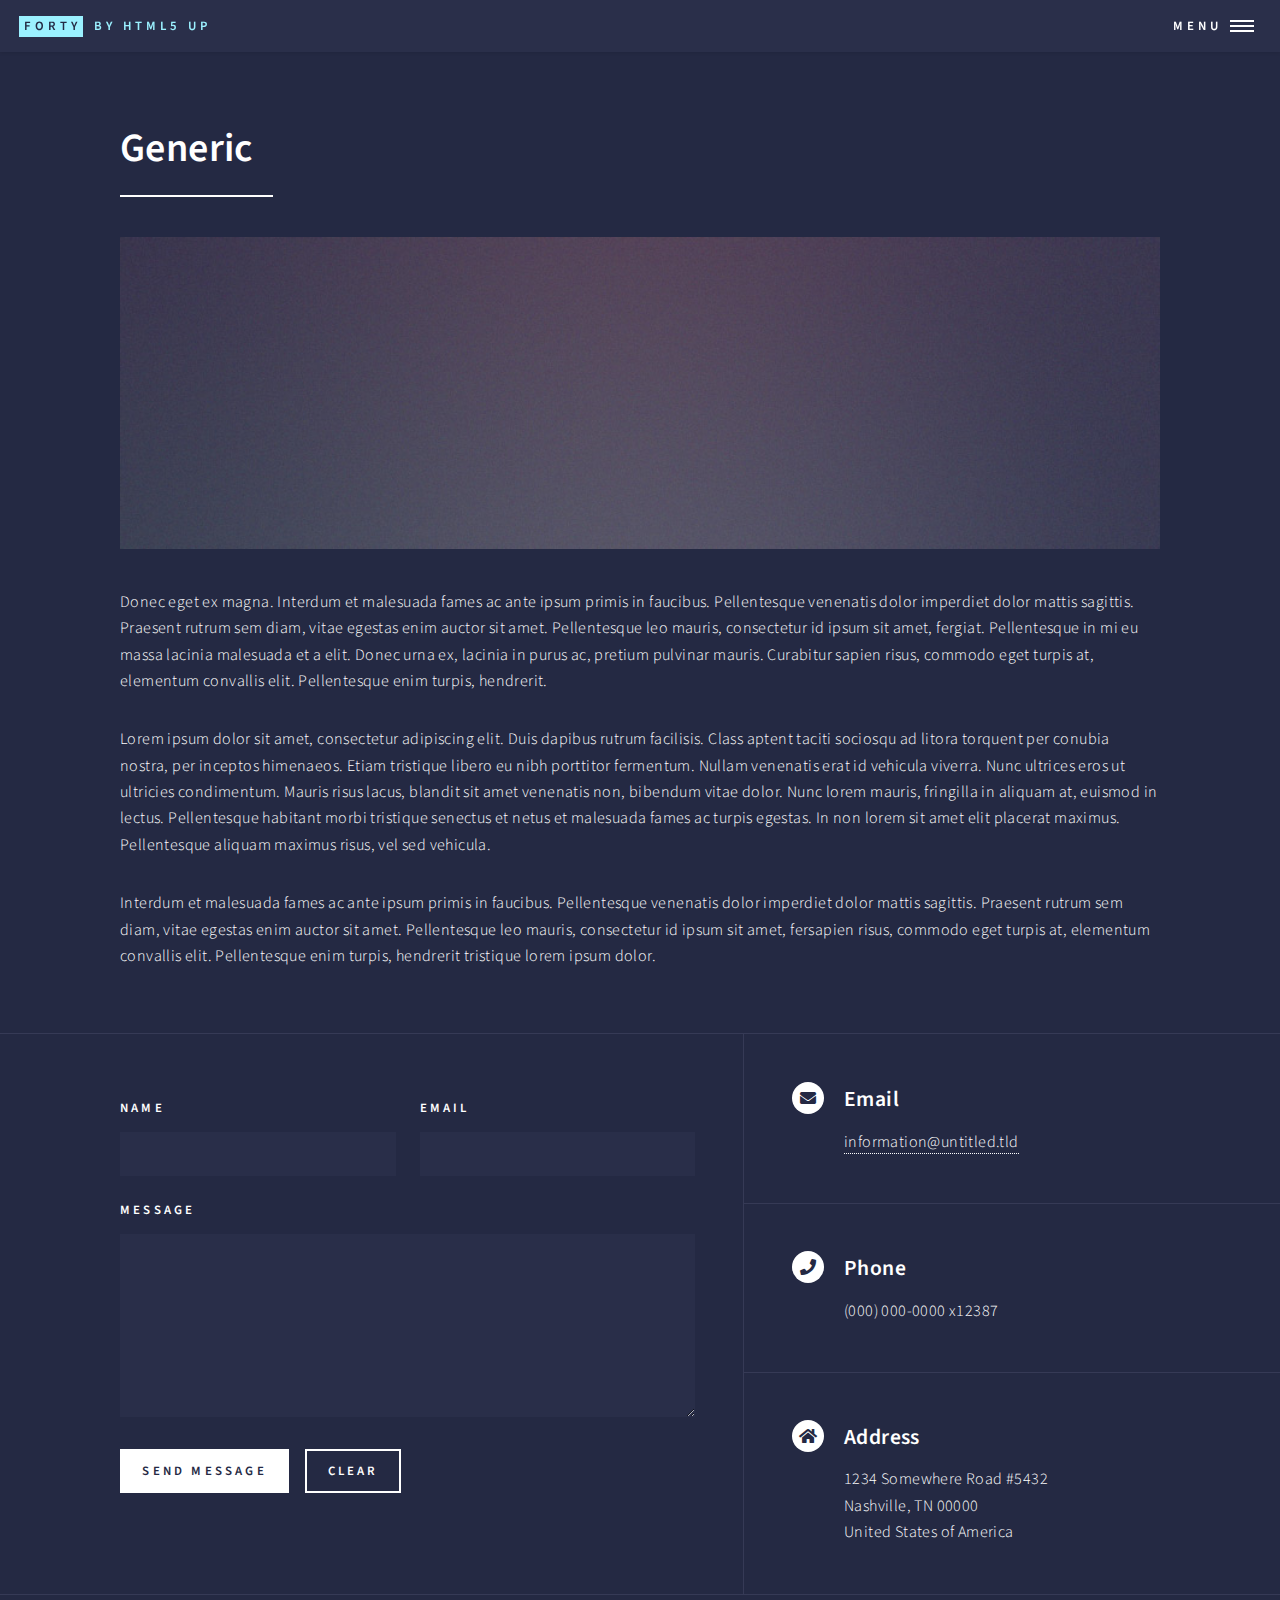
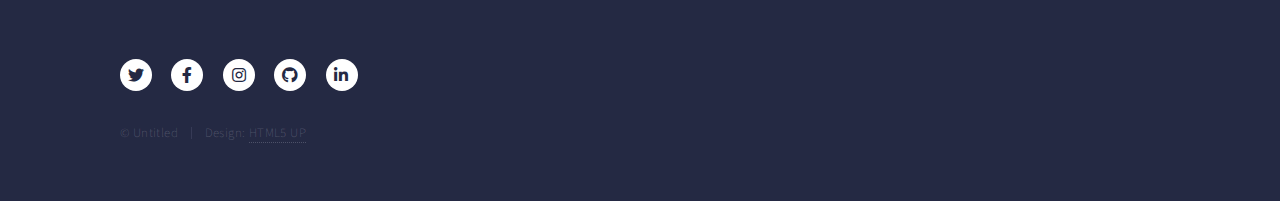
<file: DigiFab/Hyperlink_Generic_Mal.html>
<!DOCTYPE HTML>
<!--
	Forty by HTML5 UP
	html5up.net | @ajlkn
	Free for personal and commercial use under the CCA 3.0 license (html5up.net/license)
-->
<html>
	<head>
		<title>Generic - Forty by HTML5 UP</title>
		<meta charset="utf-8" />
		<meta name="viewport" content="width=device-width, initial-scale=1, user-scalable=no" />
		<link rel="stylesheet" href="assets/css/main.css" />
		<noscript><link rel="stylesheet" href="assets/css/noscript.css" /></noscript>
	</head>
	<body class="is-preload">

		<!-- Wrapper -->
			<div id="wrapper">

				<!-- Header -->
					<header id="header">
						<a href="index.html" class="logo"><strong>Forty</strong> <span>by HTML5 UP</span></a>
						<nav>
							<a href="#menu">Menu</a>
						</nav>
					</header>

				<!-- Menu -->
					<nav id="menu">
						<ul class="links">
							<li><a href="index.html">Home</a></li>
							<li><a href="landing.html">Landing</a></li>
							<li><a href="generic.html">Generic</a></li>
							<li><a href="elements.html">Elements</a></li>
						</ul>
						<ul class="actions stacked">
							<li><a href="#" class="button primary fit">Get Started</a></li>
							<li><a href="#" class="button fit">Log In</a></li>
						</ul>
					</nav>

				<!-- Main -->
					<div id="main" class="alt">

						<!-- One -->
							<section id="one">
								<div class="inner">
									<header class="major">
										<h1>Generic</h1>
									</header>
									<span class="image main"><img src="images/pic11.jpg" alt="" /></span>
									<p>Donec eget ex magna. Interdum et malesuada fames ac ante ipsum primis in faucibus. Pellentesque venenatis dolor imperdiet dolor mattis sagittis. Praesent rutrum sem diam, vitae egestas enim auctor sit amet. Pellentesque leo mauris, consectetur id ipsum sit amet, fergiat. Pellentesque in mi eu massa lacinia malesuada et a elit. Donec urna ex, lacinia in purus ac, pretium pulvinar mauris. Curabitur sapien risus, commodo eget turpis at, elementum convallis elit. Pellentesque enim turpis, hendrerit.</p>
									<p>Lorem ipsum dolor sit amet, consectetur adipiscing elit. Duis dapibus rutrum facilisis. Class aptent taciti sociosqu ad litora torquent per conubia nostra, per inceptos himenaeos. Etiam tristique libero eu nibh porttitor fermentum. Nullam venenatis erat id vehicula viverra. Nunc ultrices eros ut ultricies condimentum. Mauris risus lacus, blandit sit amet venenatis non, bibendum vitae dolor. Nunc lorem mauris, fringilla in aliquam at, euismod in lectus. Pellentesque habitant morbi tristique senectus et netus et malesuada fames ac turpis egestas. In non lorem sit amet elit placerat maximus. Pellentesque aliquam maximus risus, vel sed vehicula.</p>
									<p>Interdum et malesuada fames ac ante ipsum primis in faucibus. Pellentesque venenatis dolor imperdiet dolor mattis sagittis. Praesent rutrum sem diam, vitae egestas enim auctor sit amet. Pellentesque leo mauris, consectetur id ipsum sit amet, fersapien risus, commodo eget turpis at, elementum convallis elit. Pellentesque enim turpis, hendrerit tristique lorem ipsum dolor.</p>
								</div>
							</section>

					</div>

				<!-- Contact -->
					<section id="contact">
						<div class="inner">
							<section>
								<form method="post" action="#">
									<div class="fields">
										<div class="field half">
											<label for="name">Name</label>
											<input type="text" name="name" id="name" />
										</div>
										<div class="field half">
											<label for="email">Email</label>
											<input type="text" name="email" id="email" />
										</div>
										<div class="field">
											<label for="message">Message</label>
											<textarea name="message" id="message" rows="6"></textarea>
										</div>
									</div>
									<ul class="actions">
										<li><input type="submit" value="Send Message" class="primary" /></li>
										<li><input type="reset" value="Clear" /></li>
									</ul>
								</form>
							</section>
							<section class="split">
								<section>
									<div class="contact-method">
										<span class="icon solid alt fa-envelope"></span>
										<h3>Email</h3>
										<a href="#">information@untitled.tld</a>
									</div>
								</section>
								<section>
									<div class="contact-method">
										<span class="icon solid alt fa-phone"></span>
										<h3>Phone</h3>
										<span>(000) 000-0000 x12387</span>
									</div>
								</section>
								<section>
									<div class="contact-method">
										<span class="icon solid alt fa-home"></span>
										<h3>Address</h3>
										<span>1234 Somewhere Road #5432<br />
										Nashville, TN 00000<br />
										United States of America</span>
									</div>
								</section>
							</section>
						</div>
					</section>

				<!-- Footer -->
					<footer id="footer">
						<div class="inner">
							<ul class="icons">
								<li><a href="#" class="icon brands alt fa-twitter"><span class="label">Twitter</span></a></li>
								<li><a href="#" class="icon brands alt fa-facebook-f"><span class="label">Facebook</span></a></li>
								<li><a href="#" class="icon brands alt fa-instagram"><span class="label">Instagram</span></a></li>
								<li><a href="#" class="icon brands alt fa-github"><span class="label">GitHub</span></a></li>
								<li><a href="#" class="icon brands alt fa-linkedin-in"><span class="label">LinkedIn</span></a></li>
							</ul>
							<ul class="copyright">
								<li>&copy; Untitled</li><li>Design: <a href="https://html5up.net">HTML5 UP</a></li>
							</ul>
						</div>
					</footer>

			</div>

		<!-- Scripts -->
			<script src="assets/js/jquery.min.js"></script>
			<script src="assets/js/jquery.scrolly.min.js"></script>
			<script src="assets/js/jquery.scrollex.min.js"></script>
			<script src="assets/js/browser.min.js"></script>
			<script src="assets/js/breakpoints.min.js"></script>
			<script src="assets/js/util.js"></script>
			<script src="assets/js/main.js"></script>

	</body>
</html>
</file>
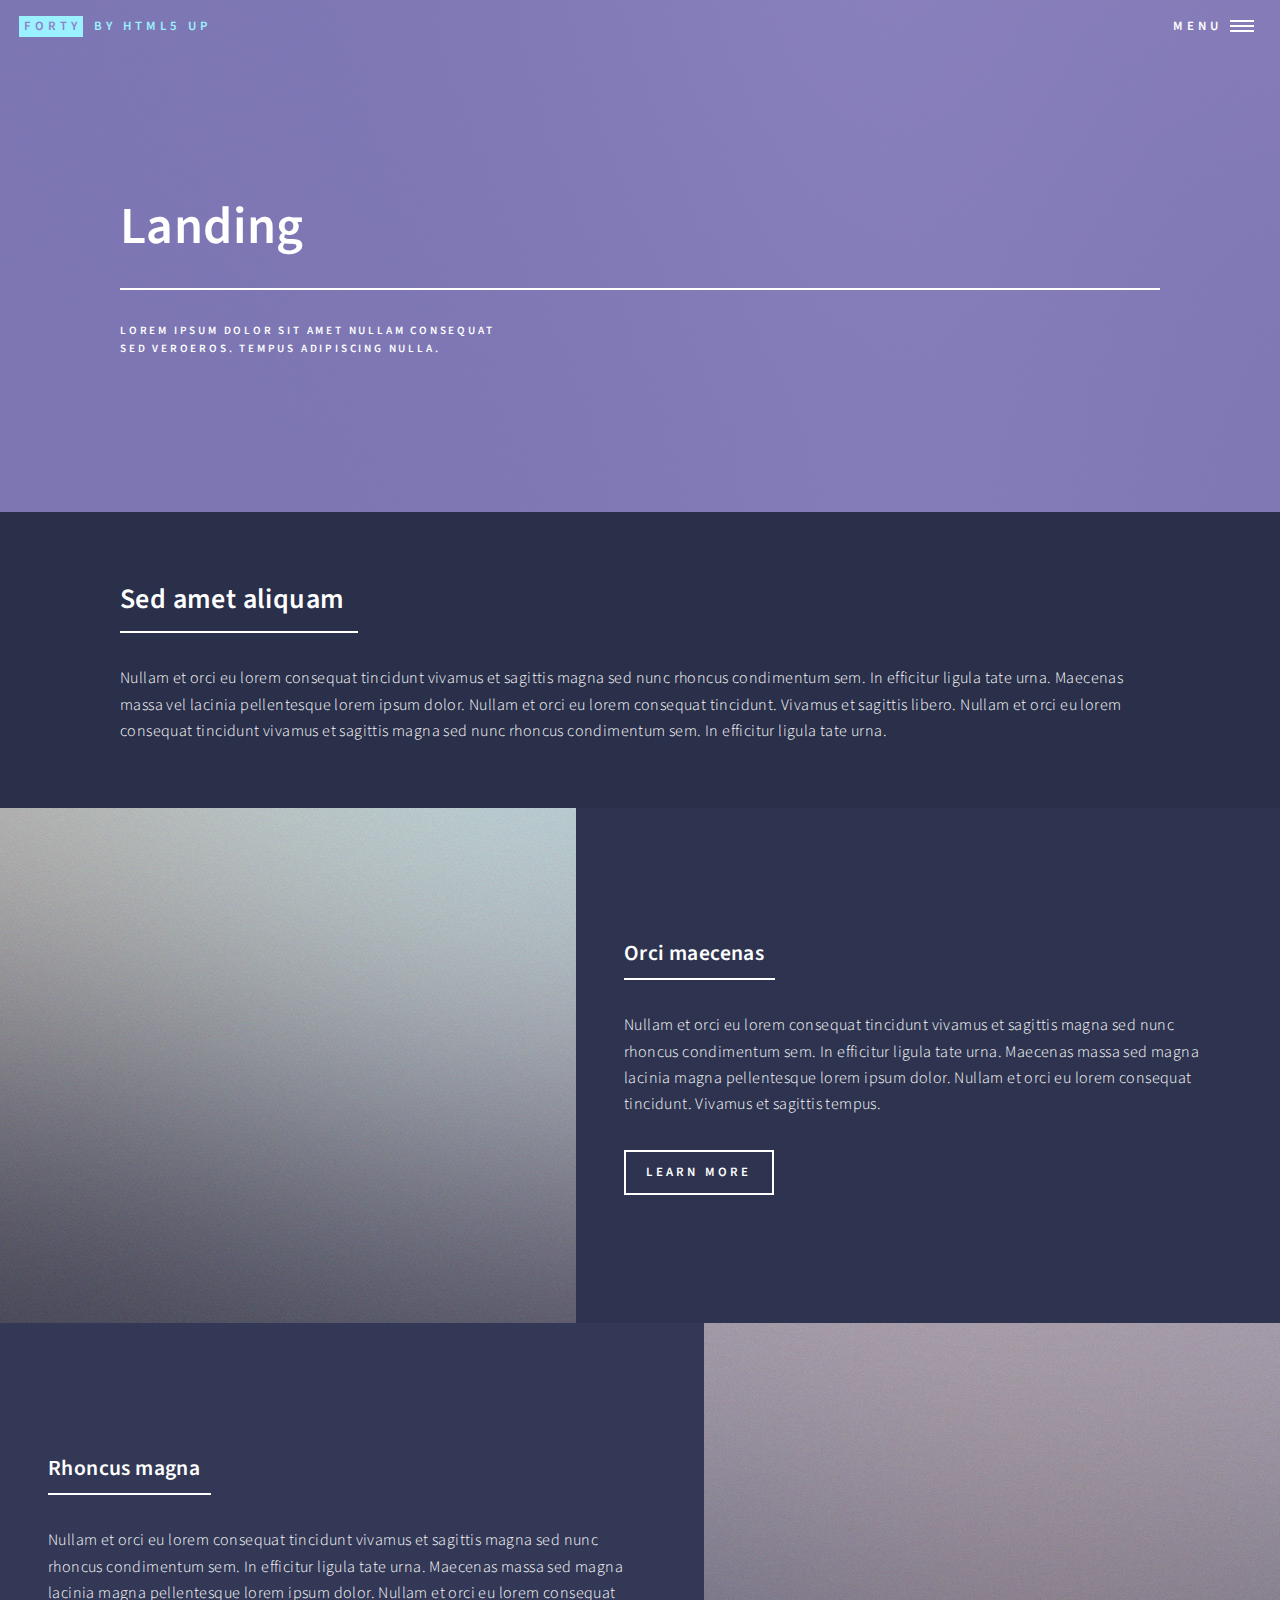
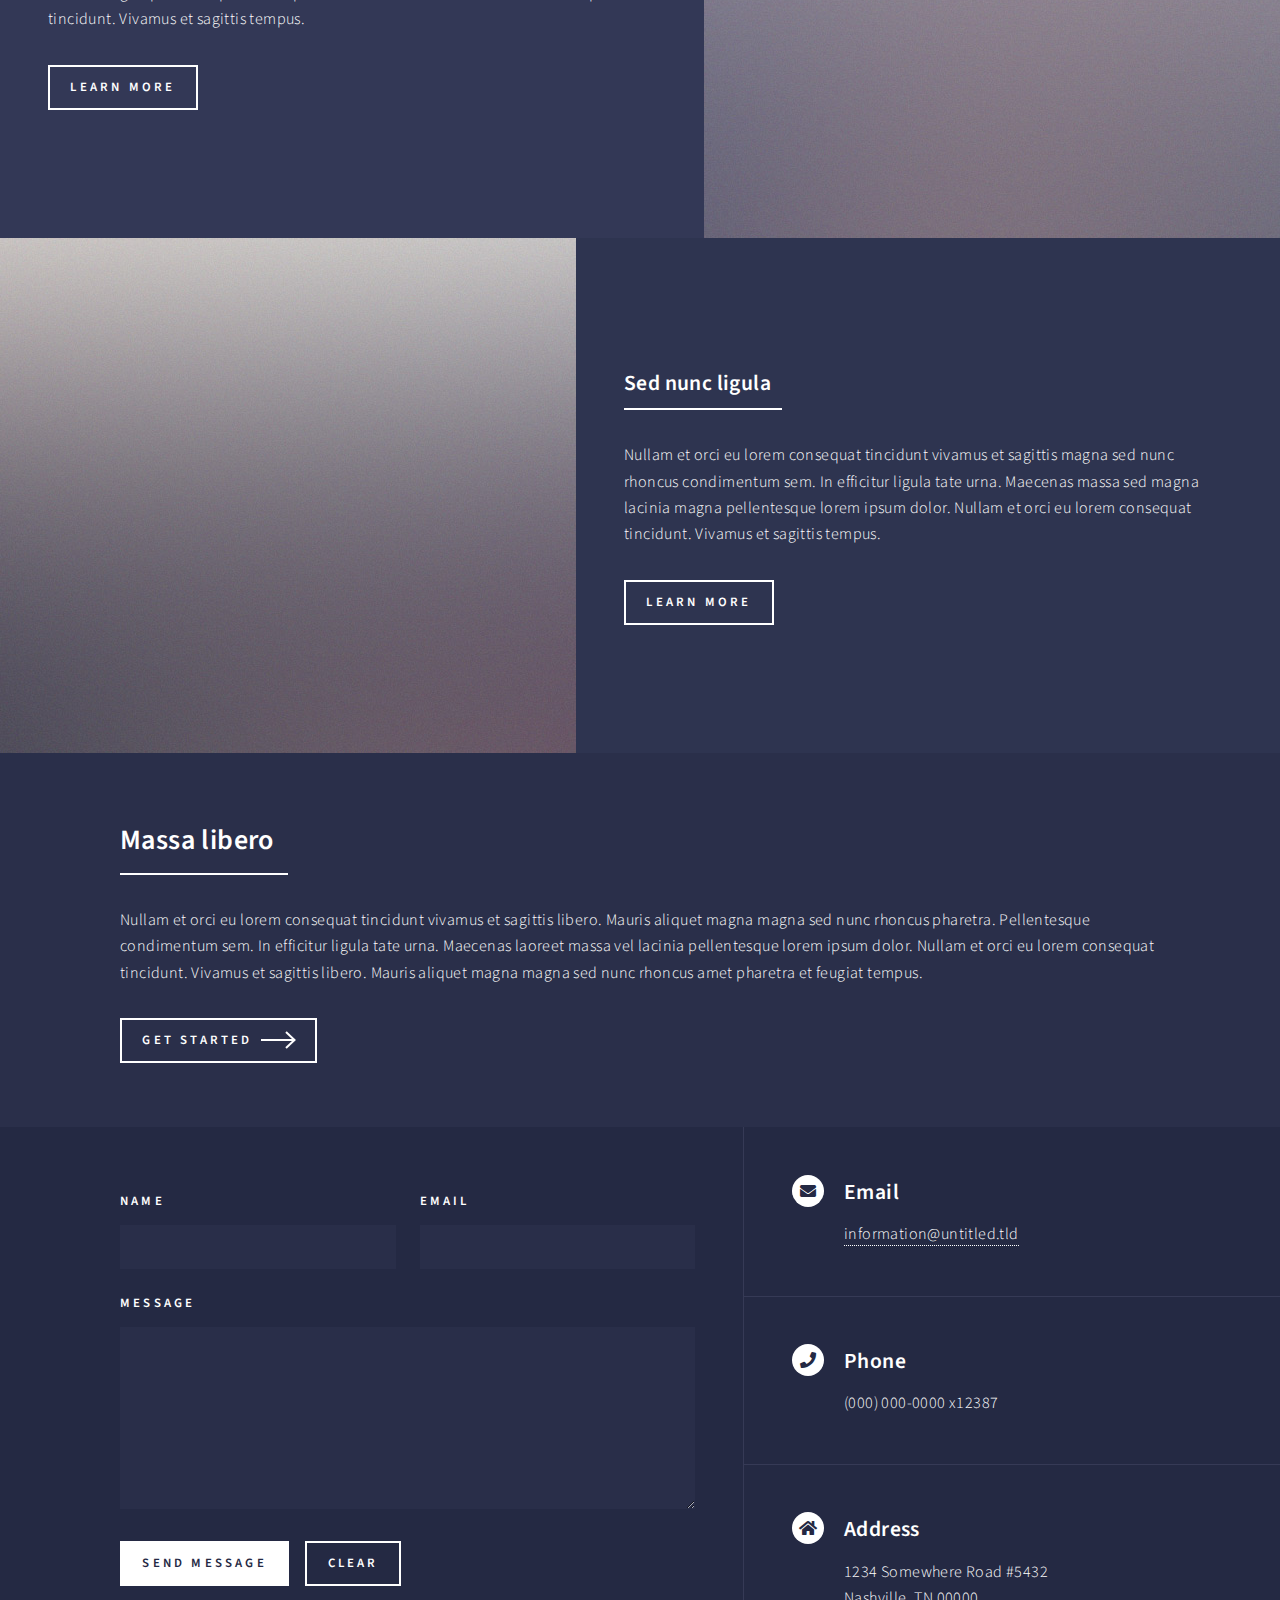
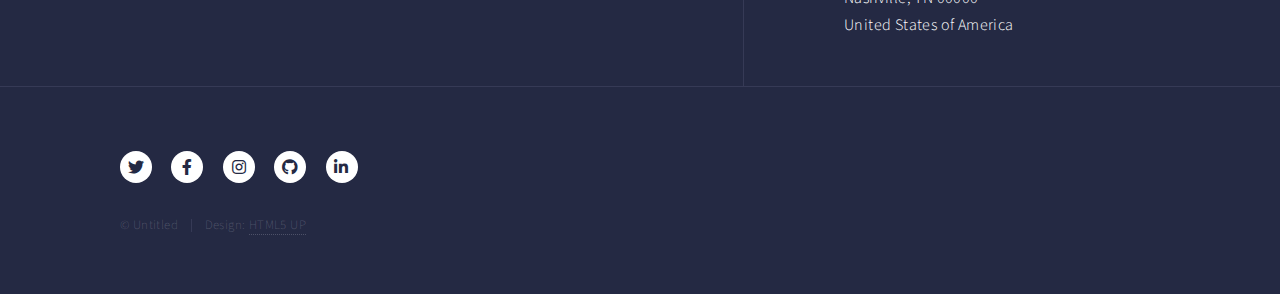
<file: DigiFab/landing.html>
<!DOCTYPE HTML>
<!--
	Forty by HTML5 UP
	html5up.net | @ajlkn
	Free for personal and commercial use under the CCA 3.0 license (html5up.net/license)
-->
<html>
	<head>
		<title>Landing - Forty by HTML5 UP</title>
		<meta charset="utf-8" />
		<meta name="viewport" content="width=device-width, initial-scale=1, user-scalable=no" />
		<link rel="stylesheet" href="assets/css/main.css" />
		<noscript><link rel="stylesheet" href="assets/css/noscript.css" /></noscript>
	</head>
	<body class="is-preload">

		<!-- Wrapper -->
			<div id="wrapper">

				<!-- Header -->
				<!-- Note: The "styleN" class below should match that of the banner element. -->
					<header id="header" class="alt style2">
						<a href="index.html" class="logo"><strong>Forty</strong> <span>by HTML5 UP</span></a>
						<nav>
							<a href="#menu">Menu</a>
						</nav>
					</header>

				<!-- Menu -->
					<nav id="menu">
						<ul class="links">
							<li><a href="index.html">Home</a></li>
							<li><a href="landing.html">Landing</a></li>
							<li><a href="generic.html">Generic</a></li>
							<li><a href="elements.html">Elements</a></li>
						</ul>
						<ul class="actions stacked">
							<li><a href="#" class="button primary fit">Get Started</a></li>
							<li><a href="#" class="button fit">Log In</a></li>
						</ul>
					</nav>

				<!-- Banner -->
				<!-- Note: The "styleN" class below should match that of the header element. -->
					<section id="banner" class="style2">
						<div class="inner">
							<span class="image">
								<img src="images/pic07.jpg" alt="" />
							</span>
							<header class="major">
								<h1>Landing</h1>
							</header>
							<div class="content">
								<p>Lorem ipsum dolor sit amet nullam consequat<br />
								sed veroeros. tempus adipiscing nulla.</p>
							</div>
						</div>
					</section>

				<!-- Main -->
					<div id="main">

						<!-- One -->
							<section id="one">
								<div class="inner">
									<header class="major">
										<h2>Sed amet aliquam</h2>
									</header>
									<p>Nullam et orci eu lorem consequat tincidunt vivamus et sagittis magna sed nunc rhoncus condimentum sem. In efficitur ligula tate urna. Maecenas massa vel lacinia pellentesque lorem ipsum dolor. Nullam et orci eu lorem consequat tincidunt. Vivamus et sagittis libero. Nullam et orci eu lorem consequat tincidunt vivamus et sagittis magna sed nunc rhoncus condimentum sem. In efficitur ligula tate urna.</p>
								</div>
							</section>

						<!-- Two -->
							<section id="two" class="spotlights">
								<section>
									<a href="generic.html" class="image">
										<img src="images/pic08.jpg" alt="" data-position="center center" />
									</a>
									<div class="content">
										<div class="inner">
											<header class="major">
												<h3>Orci maecenas</h3>
											</header>
											<p>Nullam et orci eu lorem consequat tincidunt vivamus et sagittis magna sed nunc rhoncus condimentum sem. In efficitur ligula tate urna. Maecenas massa sed magna lacinia magna pellentesque lorem ipsum dolor. Nullam et orci eu lorem consequat tincidunt. Vivamus et sagittis tempus.</p>
											<ul class="actions">
												<li><a href="generic.html" class="button">Learn more</a></li>
											</ul>
										</div>
									</div>
								</section>
								<section>
									<a href="generic.html" class="image">
										<img src="images/pic09.jpg" alt="" data-position="top center" />
									</a>
									<div class="content">
										<div class="inner">
											<header class="major">
												<h3>Rhoncus magna</h3>
											</header>
											<p>Nullam et orci eu lorem consequat tincidunt vivamus et sagittis magna sed nunc rhoncus condimentum sem. In efficitur ligula tate urna. Maecenas massa sed magna lacinia magna pellentesque lorem ipsum dolor. Nullam et orci eu lorem consequat tincidunt. Vivamus et sagittis tempus.</p>
											<ul class="actions">
												<li><a href="generic.html" class="button">Learn more</a></li>
											</ul>
										</div>
									</div>
								</section>
								<section>
									<a href="generic.html" class="image">
										<img src="images/pic10.jpg" alt="" data-position="25% 25%" />
									</a>
									<div class="content">
										<div class="inner">
											<header class="major">
												<h3>Sed nunc ligula</h3>
											</header>
											<p>Nullam et orci eu lorem consequat tincidunt vivamus et sagittis magna sed nunc rhoncus condimentum sem. In efficitur ligula tate urna. Maecenas massa sed magna lacinia magna pellentesque lorem ipsum dolor. Nullam et orci eu lorem consequat tincidunt. Vivamus et sagittis tempus.</p>
											<ul class="actions">
												<li><a href="generic.html" class="button">Learn more</a></li>
											</ul>
										</div>
									</div>
								</section>
							</section>

						<!-- Three -->
							<section id="three">
								<div class="inner">
									<header class="major">
										<h2>Massa libero</h2>
									</header>
									<p>Nullam et orci eu lorem consequat tincidunt vivamus et sagittis libero. Mauris aliquet magna magna sed nunc rhoncus pharetra. Pellentesque condimentum sem. In efficitur ligula tate urna. Maecenas laoreet massa vel lacinia pellentesque lorem ipsum dolor. Nullam et orci eu lorem consequat tincidunt. Vivamus et sagittis libero. Mauris aliquet magna magna sed nunc rhoncus amet pharetra et feugiat tempus.</p>
									<ul class="actions">
										<li><a href="generic.html" class="button next">Get Started</a></li>
									</ul>
								</div>
							</section>

					</div>

				<!-- Contact -->
					<section id="contact">
						<div class="inner">
							<section>
								<form method="post" action="#">
									<div class="fields">
										<div class="field half">
											<label for="name">Name</label>
											<input type="text" name="name" id="name" />
										</div>
										<div class="field half">
											<label for="email">Email</label>
											<input type="text" name="email" id="email" />
										</div>
										<div class="field">
											<label for="message">Message</label>
											<textarea name="message" id="message" rows="6"></textarea>
										</div>
									</div>
									<ul class="actions">
										<li><input type="submit" value="Send Message" class="primary" /></li>
										<li><input type="reset" value="Clear" /></li>
									</ul>
								</form>
							</section>
							<section class="split">
								<section>
									<div class="contact-method">
										<span class="icon solid alt fa-envelope"></span>
										<h3>Email</h3>
										<a href="#">information@untitled.tld</a>
									</div>
								</section>
								<section>
									<div class="contact-method">
										<span class="icon solid alt fa-phone"></span>
										<h3>Phone</h3>
										<span>(000) 000-0000 x12387</span>
									</div>
								</section>
								<section>
									<div class="contact-method">
										<span class="icon solid alt fa-home"></span>
										<h3>Address</h3>
										<span>1234 Somewhere Road #5432<br />
										Nashville, TN 00000<br />
										United States of America</span>
									</div>
								</section>
							</section>
						</div>
					</section>

				<!-- Footer -->
					<footer id="footer">
						<div class="inner">
							<ul class="icons">
								<li><a href="#" class="icon brands alt fa-twitter"><span class="label">Twitter</span></a></li>
								<li><a href="#" class="icon brands alt fa-facebook-f"><span class="label">Facebook</span></a></li>
								<li><a href="#" class="icon brands alt fa-instagram"><span class="label">Instagram</span></a></li>
								<li><a href="#" class="icon brands alt fa-github"><span class="label">GitHub</span></a></li>
								<li><a href="#" class="icon brands alt fa-linkedin-in"><span class="label">LinkedIn</span></a></li>
							</ul>
							<ul class="copyright">
								<li>&copy; Untitled</li><li>Design: <a href="https://html5up.net">HTML5 UP</a></li>
							</ul>
						</div>
					</footer>

			</div>

		<!-- Scripts -->
			<script src="assets/js/jquery.min.js"></script>
			<script src="assets/js/jquery.scrolly.min.js"></script>
			<script src="assets/js/jquery.scrollex.min.js"></script>
			<script src="assets/js/browser.min.js"></script>
			<script src="assets/js/breakpoints.min.js"></script>
			<script src="assets/js/util.js"></script>
			<script src="assets/js/main.js"></script>

	</body>
</html>
</file>
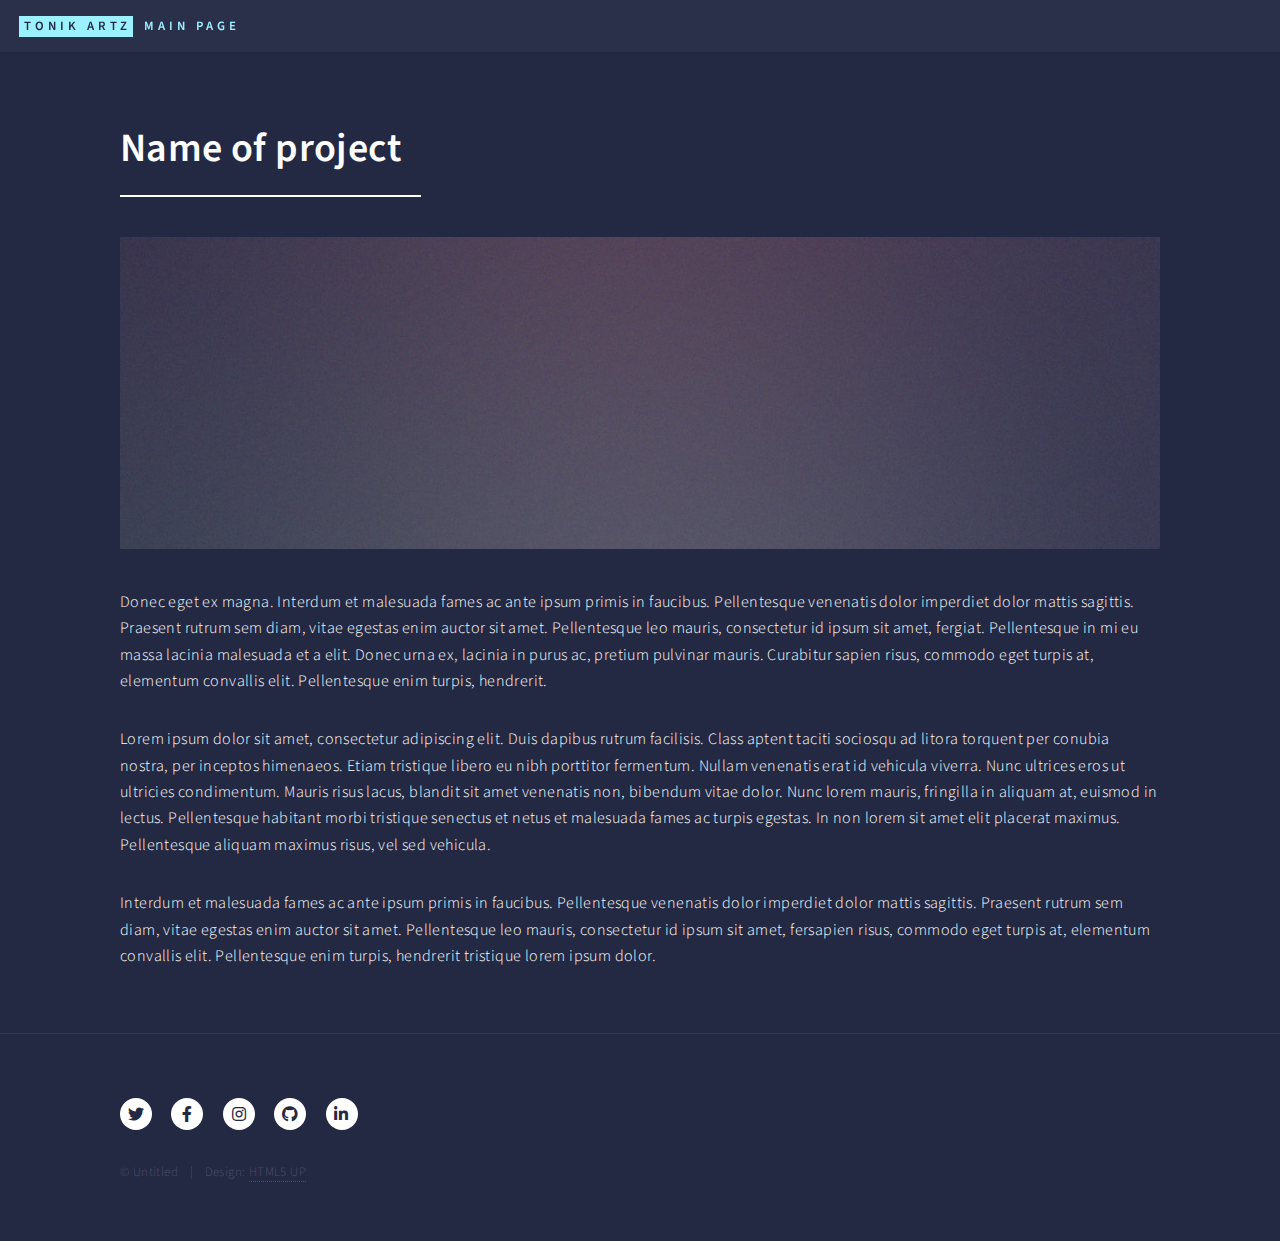
<file: DigiFab/Project_x.html>
<!DOCTYPE HTML>
<!--
	Forty by HTML5 UP
	html5up.net | @ajlkn
	Free for personal and commercial use under the CCA 3.0 license (html5up.net/license)
-->
<html>
	<head>
		<title>Project x</title>
		<meta charset="utf-8" />
		<meta name="viewport" content="width=device-width, initial-scale=1, user-scalable=no" />
		<link rel="stylesheet" href="assets/css/main.css" />
		<noscript><link rel="stylesheet" href="assets/css/noscript.css" /></noscript>
	</head>
	<body class="is-preload">

		<!-- Wrapper -->
			<div id="wrapper">

				<!-- Header -->
					<header id="header">
						<a href="Forty.html" class="logo"><strong>ToniK Artz</strong> <span>Main Page</span></a>
					</header>

				<!-- Main -->
					<div id="main" class="alt">

						<!-- One -->
							<section id="one">
								<div class="inner">
									<header class="major">
										<h1>Name of project</h1>
									</header>
									<span class="image main"><img src="images/pic11.jpg" alt="" /></span>
									<p>Donec eget ex magna. Interdum et malesuada fames ac ante ipsum primis in faucibus. Pellentesque venenatis dolor imperdiet dolor mattis sagittis. Praesent rutrum sem diam, vitae egestas enim auctor sit amet. Pellentesque leo mauris, consectetur id ipsum sit amet, fergiat. Pellentesque in mi eu massa lacinia malesuada et a elit. Donec urna ex, lacinia in purus ac, pretium pulvinar mauris. Curabitur sapien risus, commodo eget turpis at, elementum convallis elit. Pellentesque enim turpis, hendrerit.</p>
									<p>Lorem ipsum dolor sit amet, consectetur adipiscing elit. Duis dapibus rutrum facilisis. Class aptent taciti sociosqu ad litora torquent per conubia nostra, per inceptos himenaeos. Etiam tristique libero eu nibh porttitor fermentum. Nullam venenatis erat id vehicula viverra. Nunc ultrices eros ut ultricies condimentum. Mauris risus lacus, blandit sit amet venenatis non, bibendum vitae dolor. Nunc lorem mauris, fringilla in aliquam at, euismod in lectus. Pellentesque habitant morbi tristique senectus et netus et malesuada fames ac turpis egestas. In non lorem sit amet elit placerat maximus. Pellentesque aliquam maximus risus, vel sed vehicula.</p>
									<p>Interdum et malesuada fames ac ante ipsum primis in faucibus. Pellentesque venenatis dolor imperdiet dolor mattis sagittis. Praesent rutrum sem diam, vitae egestas enim auctor sit amet. Pellentesque leo mauris, consectetur id ipsum sit amet, fersapien risus, commodo eget turpis at, elementum convallis elit. Pellentesque enim turpis, hendrerit tristique lorem ipsum dolor.</p>
								</div>
							</section>

					</div>

				<!-- Footer -->
					<footer id="footer">
						<div class="inner">
							<ul class="icons">
								<li><a href="#" class="icon brands alt fa-twitter"><span class="label">Twitter</span></a></li>
								<li><a href="#" class="icon brands alt fa-facebook-f"><span class="label">Facebook</span></a></li>
								<li><a href="#" class="icon brands alt fa-instagram"><span class="label">Instagram</span></a></li>
								<li><a href="#" class="icon brands alt fa-github"><span class="label">GitHub</span></a></li>
								<li><a href="#" class="icon brands alt fa-linkedin-in"><span class="label">LinkedIn</span></a></li>
							</ul>
							<ul class="copyright">
								<li>&copy; Untitled</li><li>Design: <a href="https://html5up.net">HTML5 UP</a></li>
							</ul>
						</div>
					</footer>

			</div>

		<!-- Scripts -->
			<script src="assets/js/jquery.min.js"></script>
			<script src="assets/js/jquery.scrolly.min.js"></script>
			<script src="assets/js/jquery.scrollex.min.js"></script>
			<script src="assets/js/browser.min.js"></script>
			<script src="assets/js/breakpoints.min.js"></script>
			<script src="assets/js/util.js"></script>
			<script src="assets/js/main.js"></script>

	</body>
</html>
</file>
<file: assets/css/noscript.css>
/*
	Forty by HTML5 UP
	html5up.net | @ajlkn
	Free for personal and commercial use under the CCA 3.0 license (html5up.net/license)
*/

/* Banner */

	body.is-preload #banner:after {
		opacity: 0.85;
	}

	body.is-preload #banner > .inner {
		-moz-filter: none;
		-webkit-filter: none;
		-ms-filter: none;
		filter: none;
		-moz-transform: none;
		-webkit-transform: none;
		-ms-transform: none;
		transform: none;
		opacity: 1;
	}
</file>
<file: DigiFab/assets/css/noscript.css>
/*
	Forty by HTML5 UP
	html5up.net | @ajlkn
	Free for personal and commercial use under the CCA 3.0 license (html5up.net/license)
*/

/* Banner */

	body.is-preload #banner:after {
		opacity: 0.85;
	}

	body.is-preload #banner > .inner {
		-moz-filter: none;
		-webkit-filter: none;
		-ms-filter: none;
		filter: none;
		-moz-transform: none;
		-webkit-transform: none;
		-ms-transform: none;
		transform: none;
		opacity: 1;
	}
</file>
<file: assets/css/main.css>
@import url(fontawesome-all.min.css);
@import url("https://fonts.googleapis.com/css?family=Source+Sans+Pro:300,300italic,600,600italic");

/*
	Forty by HTML5 UP
	html5up.net | @ajlkn
	Free for personal and commercial use under the CCA 3.0 license (html5up.net/license)
*/

html, body, div, span, applet, object,
iframe, h1, h2, h3, h4, h5, h6, p, blockquote,
pre, a, abbr, acronym, address, big, cite,
code, del, dfn, em, img, ins, kbd, q, s, samp,
small, strike, strong, sub, sup, tt, var, b,
u, i, center, dl, dt, dd, ol, ul, li, fieldset,
form, label, legend, table, caption, tbody,
tfoot, thead, tr, th, td, article, aside,
canvas, details, embed, figure, figcaption,
footer, header, hgroup, menu, nav, output, ruby,
section, summary, time, mark, audio, video {
	margin: 0;
	padding: 0;
	border: 0;
	font-size: 100%;
	font: inherit;
	vertical-align: baseline;}

article, aside, details, figcaption, figure,
footer, header, hgroup, menu, nav, section {
	display: block;}

body {
	line-height: 1;
}

ol, ul {
	list-style: none;
}

blockquote, q {
	quotes: none;
}

	blockquote:before, blockquote:after, q:before, q:after {
		content: '';
		content: none;
	}

table {
	border-collapse: collapse;
	border-spacing: 0;
}

body {
	-webkit-text-size-adjust: none;
}

mark {
	background-color: transparent;
	color: inherit;
}

input::-moz-focus-inner {
	border: 0;
	padding: 0;
}

input, select, textarea {
	-moz-appearance: none;
	-webkit-appearance: none;
	-ms-appearance: none;
	appearance: none;
}

/* Basic */

	@-ms-viewport {
		width: device-width;
	}

	body {
		-ms-overflow-style: scrollbar;
	}

	@media screen and (max-width: 480px) {

		html, body {
			min-width: 320px;
		}

	}

	html {
		box-sizing: border-box;
	}

	*, *:before, *:after {
		box-sizing: inherit;
	}

	body {
		background: #242943;
	}

		body.is-preload *, body.is-preload *:before, body.is-preload *:after {
			-moz-animation: none !important;
			-webkit-animation: none !important;
			-ms-animation: none !important;
			animation: none !important;
			-moz-transition: none !important;
			-webkit-transition: none !important;
			-ms-transition: none !important;
			transition: none !important;
		}

/* Type */

	body, input, select, textarea {
		color: #ffffff;
		font-family: "Source Sans Pro", Helvetica, sans-serif;
		font-size: 17pt;
		font-weight: 300;
		letter-spacing: 0.025em;
		line-height: 1.65;
	}

		@media screen and (max-width: 1680px) {

			body, input, select, textarea {
				font-size: 14pt;
			}

		}

		@media screen and (max-width: 1280px) {

			body, input, select, textarea {
				font-size: 12pt;
			}

		}

		@media screen and (max-width: 360px) {

			body, input, select, textarea {
				font-size: 11pt;
			}

		}

	a {
		-moz-transition: color 0.2s ease-in-out, border-bottom-color 0.2s ease-in-out;
		-webkit-transition: color 0.2s ease-in-out, border-bottom-color 0.2s ease-in-out;
		-ms-transition: color 0.2s ease-in-out, border-bottom-color 0.2s ease-in-out;
		transition: color 0.2s ease-in-out, border-bottom-color 0.2s ease-in-out;
		border-bottom: dotted 1px;
		color: inherit;
		text-decoration: none;
	}

		a:hover {
			border-bottom-color: transparent;
			color: #9bf1ff !important;
		}

		a:active {
			color: #53e3fb !important;
		}

	strong, b {
		color: #ffffff;
		font-weight: 600;
	}

	em, i {
		font-style: italic;
	}

	p {
		margin: 0 0 2em 0;
	}

	h1, h2, h3, h4, h5, h6 {
		color: #ffffff;
		font-weight: 600;
		line-height: 1.65;
		margin: 0 0 1em 0;
	}

		h1 a, h2 a, h3 a, h4 a, h5 a, h6 a {
			color: inherit;
			border-bottom: 0;
		}

	h1 {
		font-size: 2.5em;
	}

	h2 {
		font-size: 1.75em;
	}

	h3 {
		font-size: 1.35em;
	}

	h4 {
		font-size: 1.1em;
	}

	h5 {
		font-size: 0.9em;
	}

	h6 {
		font-size: 0.7em;
	}

	@media screen and (max-width: 736px) {

		h1 {
			font-size: 2em;
		}

		h2 {
			font-size: 1.5em;
		}

		h3 {
			font-size: 1.25em;
		}

	}

	sub {
		font-size: 0.8em;
		position: relative;
		top: 0.5em;
	}

	sup {
		font-size: 0.8em;
		position: relative;
		top: -0.5em;
	}

	blockquote {
		border-left: solid 4px rgba(212, 212, 255, 0.1);
		font-style: italic;
		margin: 0 0 2em 0;
		padding: 0.5em 0 0.5em 2em;
	}

	code {
		background: rgba(212, 212, 255, 0.035);
		font-family: "Courier New", monospace;
		font-size: 0.9em;
		margin: 0 0.25em;
		padding: 0.25em 0.65em;
	}

	pre {
		-webkit-overflow-scrolling: touch;
		font-family: "Courier New", monospace;
		font-size: 0.9em;
		margin: 0 0 2em 0;
	}

		pre code {
			display: block;
			line-height: 1.75;
			padding: 1em 1.5em;
			overflow-x: auto;
		}

	hr {
		border: 0;
		border-bottom: solid 1px rgba(212, 212, 255, 0.1);
		margin: 2em 0;
	}

		hr.major {
			margin: 3em 0;
		}

	.align-left {
		text-align: left;
	}

	.align-center {
		text-align: center;
	}

	.align-right {
		text-align: right;
	}

/* Row */

	.row {
		display: flex;
		flex-wrap: wrap;
		box-sizing: border-box;
		align-items: stretch;
	}

		.row > * {
			box-sizing: border-box;
		}

		.row.gtr-uniform > * > :last-child {
			margin-bottom: 0;
		}

		.row.aln-left {
			justify-content: flex-start;
		}

		.row.aln-center {
			justify-content: center;
		}

		.row.aln-right {
			justify-content: flex-end;
		}

		.row.aln-top {
			align-items: flex-start;
		}

		.row.aln-middle {
			align-items: center;
		}

		.row.aln-bottom {
			align-items: flex-end;
		}

		.row > .imp {
			order: -1;
		}

		.row > .col-1 {
			width: 8.33333%;
		}

		.row > .off-1 {
			margin-left: 8.33333%;
		}

		.row > .col-2 {
			width: 16.66667%;
		}

		.row > .off-2 {
			margin-left: 16.66667%;
		}

		.row > .col-3 {
			width: 25%;
		}

		.row > .off-3 {
			margin-left: 25%;
		}

		.row > .col-4 {
			width: 33.33333%;
		}

		.row > .off-4 {
			margin-left: 33.33333%;
		}

		.row > .col-5 {
			width: 41.66667%;
		}

		.row > .off-5 {
			margin-left: 41.66667%;
		}

		.row > .col-6 {
			width: 50%;
		}

		.row > .off-6 {
			margin-left: 50%;
		}

		.row > .col-7 {
			width: 58.33333%;
		}

		.row > .off-7 {
			margin-left: 58.33333%;
		}

		.row > .col-8 {
			width: 66.66667%;
		}

		.row > .off-8 {
			margin-left: 66.66667%;
		}

		.row > .col-9 {
			width: 75%;
		}

		.row > .off-9 {
			margin-left: 75%;
		}

		.row > .col-10 {
			width: 83.33333%;
		}

		.row > .off-10 {
			margin-left: 83.33333%;
		}

		.row > .col-11 {
			width: 91.66667%;
		}

		.row > .off-11 {
			margin-left: 91.66667%;
		}

		.row > .col-12 {
			width: 100%;
		}

		.row > .off-12 {
			margin-left: 100%;
		}

		.row.gtr-0 {
			margin-top: 0;
			margin-left: 0em;
		}

			.row.gtr-0 > * {
				padding: 0 0 0 0em;
			}

			.row.gtr-0.gtr-uniform {
				margin-top: 0em;
			}

				.row.gtr-0.gtr-uniform > * {
					padding-top: 0em;
				}

		.row.gtr-25 {
			margin-top: 0;
			margin-left: -0.5em;
		}

			.row.gtr-25 > * {
				padding: 0 0 0 0.5em;
			}

			.row.gtr-25.gtr-uniform {
				margin-top: -0.5em;
			}

				.row.gtr-25.gtr-uniform > * {
					padding-top: 0.5em;
				}

		.row.gtr-50 {
			margin-top: 0;
			margin-left: -1em;
		}

			.row.gtr-50 > * {
				padding: 0 0 0 1em;
			}

			.row.gtr-50.gtr-uniform {
				margin-top: -1em;
			}

				.row.gtr-50.gtr-uniform > * {
					padding-top: 1em;
				}

		.row {
			margin-top: 0;
			margin-left: -2em;
		}

			.row > * {
				padding: 0 0 0 2em;
			}

			.row.gtr-uniform {
				margin-top: -2em;
			}

				.row.gtr-uniform > * {
					padding-top: 2em;
				}

		.row.gtr-150 {
			margin-top: 0;
			margin-left: -3em;
		}

			.row.gtr-150 > * {
				padding: 0 0 0 3em;
			}

			.row.gtr-150.gtr-uniform {
				margin-top: -3em;
			}

				.row.gtr-150.gtr-uniform > * {
					padding-top: 3em;
				}

		.row.gtr-200 {
			margin-top: 0;
			margin-left: -4em;
		}

			.row.gtr-200 > * {
				padding: 0 0 0 4em;
			}

			.row.gtr-200.gtr-uniform {
				margin-top: -4em;
			}

				.row.gtr-200.gtr-uniform > * {
					padding-top: 4em;
				}

		@media screen and (max-width: 1680px) {

			.row {
				display: flex;
				flex-wrap: wrap;
				box-sizing: border-box;
				align-items: stretch;
			}

				.row > * {
					box-sizing: border-box;
				}

				.row.gtr-uniform > * > :last-child {
					margin-bottom: 0;
				}

				.row.aln-left {
					justify-content: flex-start;
				}

				.row.aln-center {
					justify-content: center;
				}

				.row.aln-right {
					justify-content: flex-end;
				}

				.row.aln-top {
					align-items: flex-start;
				}

				.row.aln-middle {
					align-items: center;
				}

				.row.aln-bottom {
					align-items: flex-end;
				}

				.row > .imp-xlarge {
					order: -1;
				}

				.row > .col-1-xlarge {
					width: 8.33333%;
				}

				.row > .off-1-xlarge {
					margin-left: 8.33333%;
				}

				.row > .col-2-xlarge {
					width: 16.66667%;
				}

				.row > .off-2-xlarge {
					margin-left: 16.66667%;
				}

				.row > .col-3-xlarge {
					width: 25%;
				}

				.row > .off-3-xlarge {
					margin-left: 25%;
				}

				.row > .col-4-xlarge {
					width: 33.33333%;
				}

				.row > .off-4-xlarge {
					margin-left: 33.33333%;
				}

				.row > .col-5-xlarge {
					width: 41.66667%;
				}

				.row > .off-5-xlarge {
					margin-left: 41.66667%;
				}

				.row > .col-6-xlarge {
					width: 50%;
				}

				.row > .off-6-xlarge {
					margin-left: 50%;
				}

				.row > .col-7-xlarge {
					width: 58.33333%;
				}

				.row > .off-7-xlarge {
					margin-left: 58.33333%;
				}

				.row > .col-8-xlarge {
					width: 66.66667%;
				}

				.row > .off-8-xlarge {
					margin-left: 66.66667%;
				}

				.row > .col-9-xlarge {
					width: 75%;
				}

				.row > .off-9-xlarge {
					margin-left: 75%;
				}

				.row > .col-10-xlarge {
					width: 83.33333%;
				}

				.row > .off-10-xlarge {
					margin-left: 83.33333%;
				}

				.row > .col-11-xlarge {
					width: 91.66667%;
				}

				.row > .off-11-xlarge {
					margin-left: 91.66667%;
				}

				.row > .col-12-xlarge {
					width: 100%;
				}

				.row > .off-12-xlarge {
					margin-left: 100%;
				}

				.row.gtr-0 {
					margin-top: 0;
					margin-left: 0em;
				}

					.row.gtr-0 > * {
						padding: 0 0 0 0em;
					}

					.row.gtr-0.gtr-uniform {
						margin-top: 0em;
					}

						.row.gtr-0.gtr-uniform > * {
							padding-top: 0em;
						}

				.row.gtr-25 {
					margin-top: 0;
					margin-left: -0.5em;
				}

					.row.gtr-25 > * {
						padding: 0 0 0 0.5em;
					}

					.row.gtr-25.gtr-uniform {
						margin-top: -0.5em;
					}

						.row.gtr-25.gtr-uniform > * {
							padding-top: 0.5em;
						}

				.row.gtr-50 {
					margin-top: 0;
					margin-left: -1em;
				}

					.row.gtr-50 > * {
						padding: 0 0 0 1em;
					}

					.row.gtr-50.gtr-uniform {
						margin-top: -1em;
					}

						.row.gtr-50.gtr-uniform > * {
							padding-top: 1em;
						}

				.row {
					margin-top: 0;
					margin-left: -2em;
				}

					.row > * {
						padding: 0 0 0 2em;
					}

					.row.gtr-uniform {
						margin-top: -2em;
					}

						.row.gtr-uniform > * {
							padding-top: 2em;
						}

				.row.gtr-150 {
					margin-top: 0;
					margin-left: -3em;
				}

					.row.gtr-150 > * {
						padding: 0 0 0 3em;
					}

					.row.gtr-150.gtr-uniform {
						margin-top: -3em;
					}

						.row.gtr-150.gtr-uniform > * {
							padding-top: 3em;
						}

				.row.gtr-200 {
					margin-top: 0;
					margin-left: -4em;
				}

					.row.gtr-200 > * {
						padding: 0 0 0 4em;
					}

					.row.gtr-200.gtr-uniform {
						margin-top: -4em;
					}

						.row.gtr-200.gtr-uniform > * {
							padding-top: 4em;
						}

		}

		@media screen and (max-width: 1280px) {

			.row {
				display: flex;
				flex-wrap: wrap;
				box-sizing: border-box;
				align-items: stretch;
			}

				.row > * {
					box-sizing: border-box;
				}

				.row.gtr-uniform > * > :last-child {
					margin-bottom: 0;
				}

				.row.aln-left {
					justify-content: flex-start;
				}

				.row.aln-center {
					justify-content: center;
				}

				.row.aln-right {
					justify-content: flex-end;
				}

				.row.aln-top {
					align-items: flex-start;
				}

				.row.aln-middle {
					align-items: center;
				}

				.row.aln-bottom {
					align-items: flex-end;
				}

				.row > .imp-large {
					order: -1;
				}

				.row > .col-1-large {
					width: 8.33333%;
				}

				.row > .off-1-large {
					margin-left: 8.33333%;
				}

				.row > .col-2-large {
					width: 16.66667%;
				}

				.row > .off-2-large {
					margin-left: 16.66667%;
				}

				.row > .col-3-large {
					width: 25%;
				}

				.row > .off-3-large {
					margin-left: 25%;
				}

				.row > .col-4-large {
					width: 33.33333%;
				}

				.row > .off-4-large {
					margin-left: 33.33333%;
				}

				.row > .col-5-large {
					width: 41.66667%;
				}

				.row > .off-5-large {
					margin-left: 41.66667%;
				}

				.row > .col-6-large {
					width: 50%;
				}

				.row > .off-6-large {
					margin-left: 50%;
				}

				.row > .col-7-large {
					width: 58.33333%;
				}

				.row > .off-7-large {
					margin-left: 58.33333%;
				}

				.row > .col-8-large {
					width: 66.66667%;
				}

				.row > .off-8-large {
					margin-left: 66.66667%;
				}

				.row > .col-9-large {
					width: 75%;
				}

				.row > .off-9-large {
					margin-left: 75%;
				}

				.row > .col-10-large {
					width: 83.33333%;
				}

				.row > .off-10-large {
					margin-left: 83.33333%;
				}

				.row > .col-11-large {
					width: 91.66667%;
				}

				.row > .off-11-large {
					margin-left: 91.66667%;
				}

				.row > .col-12-large {
					width: 100%;
				}

				.row > .off-12-large {
					margin-left: 100%;
				}

				.row.gtr-0 {
					margin-top: 0;
					margin-left: 0em;
				}

					.row.gtr-0 > * {
						padding: 0 0 0 0em;
					}

					.row.gtr-0.gtr-uniform {
						margin-top: 0em;
					}

						.row.gtr-0.gtr-uniform > * {
							padding-top: 0em;
						}

				.row.gtr-25 {
					margin-top: 0;
					margin-left: -0.375em;
				}

					.row.gtr-25 > * {
						padding: 0 0 0 0.375em;
					}

					.row.gtr-25.gtr-uniform {
						margin-top: -0.375em;
					}

						.row.gtr-25.gtr-uniform > * {
							padding-top: 0.375em;
						}

				.row.gtr-50 {
					margin-top: 0;
					margin-left: -0.75em;
				}

					.row.gtr-50 > * {
						padding: 0 0 0 0.75em;
					}

					.row.gtr-50.gtr-uniform {
						margin-top: -0.75em;
					}

						.row.gtr-50.gtr-uniform > * {
							padding-top: 0.75em;
						}

				.row {
					margin-top: 0;
					margin-left: -1.5em;
				}

					.row > * {
						padding: 0 0 0 1.5em;
					}

					.row.gtr-uniform {
						margin-top: -1.5em;
					}

						.row.gtr-uniform > * {
							padding-top: 1.5em;
						}

				.row.gtr-150 {
					margin-top: 0;
					margin-left: -2.25em;
				}

					.row.gtr-150 > * {
						padding: 0 0 0 2.25em;
					}

					.row.gtr-150.gtr-uniform {
						margin-top: -2.25em;
					}

						.row.gtr-150.gtr-uniform > * {
							padding-top: 2.25em;
						}

				.row.gtr-200 {
					margin-top: 0;
					margin-left: -3em;
				}

					.row.gtr-200 > * {
						padding: 0 0 0 3em;
					}

					.row.gtr-200.gtr-uniform {
						margin-top: -3em;
					}

						.row.gtr-200.gtr-uniform > * {
							padding-top: 3em;
						}

		}

		@media screen and (max-width: 980px) {

			.row {
				display: flex;
				flex-wrap: wrap;
				box-sizing: border-box;
				align-items: stretch;
			}

				.row > * {
					box-sizing: border-box;
				}

				.row.gtr-uniform > * > :last-child {
					margin-bottom: 0;
				}

				.row.aln-left {
					justify-content: flex-start;
				}

				.row.aln-center {
					justify-content: center;
				}

				.row.aln-right {
					justify-content: flex-end;
				}

				.row.aln-top {
					align-items: flex-start;
				}

				.row.aln-middle {
					align-items: center;
				}

				.row.aln-bottom {
					align-items: flex-end;
				}

				.row > .imp-medium {
					order: -1;
				}

				.row > .col-1-medium {
					width: 8.33333%;
				}

				.row > .off-1-medium {
					margin-left: 8.33333%;
				}

				.row > .col-2-medium {
					width: 16.66667%;
				}

				.row > .off-2-medium {
					margin-left: 16.66667%;
				}

				.row > .col-3-medium {
					width: 25%;
				}

				.row > .off-3-medium {
					margin-left: 25%;
				}

				.row > .col-4-medium {
					width: 33.33333%;
				}

				.row > .off-4-medium {
					margin-left: 33.33333%;
				}

				.row > .col-5-medium {
					width: 41.66667%;
				}

				.row > .off-5-medium {
					margin-left: 41.66667%;
				}

				.row > .col-6-medium {
					width: 50%;
				}

				.row > .off-6-medium {
					margin-left: 50%;
				}

				.row > .col-7-medium {
					width: 58.33333%;
				}

				.row > .off-7-medium {
					margin-left: 58.33333%;
				}

				.row > .col-8-medium {
					width: 66.66667%;
				}

				.row > .off-8-medium {
					margin-left: 66.66667%;
				}

				.row > .col-9-medium {
					width: 75%;
				}

				.row > .off-9-medium {
					margin-left: 75%;
				}

				.row > .col-10-medium {
					width: 83.33333%;
				}

				.row > .off-10-medium {
					margin-left: 83.33333%;
				}

				.row > .col-11-medium {
					width: 91.66667%;
				}

				.row > .off-11-medium {
					margin-left: 91.66667%;
				}

				.row > .col-12-medium {
					width: 100%;
				}

				.row > .off-12-medium {
					margin-left: 100%;
				}

				.row.gtr-0 {
					margin-top: 0;
					margin-left: 0em;
				}

					.row.gtr-0 > * {
						padding: 0 0 0 0em;
					}

					.row.gtr-0.gtr-uniform {
						margin-top: 0em;
					}

						.row.gtr-0.gtr-uniform > * {
							padding-top: 0em;
						}

				.row.gtr-25 {
					margin-top: 0;
					margin-left: -0.375em;
				}

					.row.gtr-25 > * {
						padding: 0 0 0 0.375em;
					}

					.row.gtr-25.gtr-uniform {
						margin-top: -0.375em;
					}

						.row.gtr-25.gtr-uniform > * {
							padding-top: 0.375em;
						}

				.row.gtr-50 {
					margin-top: 0;
					margin-left: -0.75em;
				}

					.row.gtr-50 > * {
						padding: 0 0 0 0.75em;
					}

					.row.gtr-50.gtr-uniform {
						margin-top: -0.75em;
					}

						.row.gtr-50.gtr-uniform > * {
							padding-top: 0.75em;
						}

				.row {
					margin-top: 0;
					margin-left: -1.5em;
				}

					.row > * {
						padding: 0 0 0 1.5em;
					}

					.row.gtr-uniform {
						margin-top: -1.5em;
					}

						.row.gtr-uniform > * {
							padding-top: 1.5em;
						}

				.row.gtr-150 {
					margin-top: 0;
					margin-left: -2.25em;
				}

					.row.gtr-150 > * {
						padding: 0 0 0 2.25em;
					}

					.row.gtr-150.gtr-uniform {
						margin-top: -2.25em;
					}

						.row.gtr-150.gtr-uniform > * {
							padding-top: 2.25em;
						}

				.row.gtr-200 {
					margin-top: 0;
					margin-left: -3em;
				}

					.row.gtr-200 > * {
						padding: 0 0 0 3em;
					}

					.row.gtr-200.gtr-uniform {
						margin-top: -3em;
					}

						.row.gtr-200.gtr-uniform > * {
							padding-top: 3em;
						}

		}

		@media screen and (max-width: 736px) {

			.row {
				display: flex;
				flex-wrap: wrap;
				box-sizing: border-box;
				align-items: stretch;
			}

				.row > * {
					box-sizing: border-box;
				}

				.row.gtr-uniform > * > :last-child {
					margin-bottom: 0;
				}

				.row.aln-left {
					justify-content: flex-start;
				}

				.row.aln-center {
					justify-content: center;
				}

				.row.aln-right {
					justify-content: flex-end;
				}

				.row.aln-top {
					align-items: flex-start;
				}

				.row.aln-middle {
					align-items: center;
				}

				.row.aln-bottom {
					align-items: flex-end;
				}

				.row > .imp-small {
					order: -1;
				}

				.row > .col-1-small {
					width: 8.33333%;
				}

				.row > .off-1-small {
					margin-left: 8.33333%;
				}

				.row > .col-2-small {
					width: 16.66667%;
				}

				.row > .off-2-small {
					margin-left: 16.66667%;
				}

				.row > .col-3-small {
					width: 25%;
				}

				.row > .off-3-small {
					margin-left: 25%;
				}

				.row > .col-4-small {
					width: 33.33333%;
				}

				.row > .off-4-small {
					margin-left: 33.33333%;
				}

				.row > .col-5-small {
					width: 41.66667%;
				}

				.row > .off-5-small {
					margin-left: 41.66667%;
				}

				.row > .col-6-small {
					width: 50%;
				}

				.row > .off-6-small {
					margin-left: 50%;
				}

				.row > .col-7-small {
					width: 58.33333%;
				}

				.row > .off-7-small {
					margin-left: 58.33333%;
				}

				.row > .col-8-small {
					width: 66.66667%;
				}

				.row > .off-8-small {
					margin-left: 66.66667%;
				}

				.row > .col-9-small {
					width: 75%;
				}

				.row > .off-9-small {
					margin-left: 75%;
				}

				.row > .col-10-small {
					width: 83.33333%;
				}

				.row > .off-10-small {
					margin-left: 83.33333%;
				}

				.row > .col-11-small {
					width: 91.66667%;
				}

				.row > .off-11-small {
					margin-left: 91.66667%;
				}

				.row > .col-12-small {
					width: 100%;
				}

				.row > .off-12-small {
					margin-left: 100%;
				}

				.row.gtr-0 {
					margin-top: 0;
					margin-left: 0em;
				}

					.row.gtr-0 > * {
						padding: 0 0 0 0em;
					}

					.row.gtr-0.gtr-uniform {
						margin-top: 0em;
					}

						.row.gtr-0.gtr-uniform > * {
							padding-top: 0em;
						}

				.row.gtr-25 {
					margin-top: 0;
					margin-left: -0.3125em;
				}

					.row.gtr-25 > * {
						padding: 0 0 0 0.3125em;
					}

					.row.gtr-25.gtr-uniform {
						margin-top: -0.3125em;
					}

						.row.gtr-25.gtr-uniform > * {
							padding-top: 0.3125em;
						}

				.row.gtr-50 {
					margin-top: 0;
					margin-left: -0.625em;
				}

					.row.gtr-50 > * {
						padding: 0 0 0 0.625em;
					}

					.row.gtr-50.gtr-uniform {
						margin-top: -0.625em;
					}

						.row.gtr-50.gtr-uniform > * {
							padding-top: 0.625em;
						}

				.row {
					margin-top: 0;
					margin-left: -1.25em;
				}

					.row > * {
						padding: 0 0 0 1.25em;
					}

					.row.gtr-uniform {
						margin-top: -1.25em;
					}

						.row.gtr-uniform > * {
							padding-top: 1.25em;
						}

				.row.gtr-150 {
					margin-top: 0;
					margin-left: -1.875em;
				}

					.row.gtr-150 > * {
						padding: 0 0 0 1.875em;
					}

					.row.gtr-150.gtr-uniform {
						margin-top: -1.875em;
					}

						.row.gtr-150.gtr-uniform > * {
							padding-top: 1.875em;
						}

				.row.gtr-200 {
					margin-top: 0;
					margin-left: -2.5em;
				}

					.row.gtr-200 > * {
						padding: 0 0 0 2.5em;
					}

					.row.gtr-200.gtr-uniform {
						margin-top: -2.5em;
					}

						.row.gtr-200.gtr-uniform > * {
							padding-top: 2.5em;
						}

		}

		@media screen and (max-width: 480px) {

			.row {
				display: flex;
				flex-wrap: wrap;
				box-sizing: border-box;
				align-items: stretch;
			}

				.row > * {
					box-sizing: border-box;
				}

				.row.gtr-uniform > * > :last-child {
					margin-bottom: 0;
				}

				.row.aln-left {
					justify-content: flex-start;
				}

				.row.aln-center {
					justify-content: center;
				}

				.row.aln-right {
					justify-content: flex-end;
				}

				.row.aln-top {
					align-items: flex-start;
				}

				.row.aln-middle {
					align-items: center;
				}

				.row.aln-bottom {
					align-items: flex-end;
				}

				.row > .imp-xsmall {
					order: -1;
				}

				.row > .col-1-xsmall {
					width: 8.33333%;
				}

				.row > .off-1-xsmall {
					margin-left: 8.33333%;
				}

				.row > .col-2-xsmall {
					width: 16.66667%;
				}

				.row > .off-2-xsmall {
					margin-left: 16.66667%;
				}

				.row > .col-3-xsmall {
					width: 25%;
				}

				.row > .off-3-xsmall {
					margin-left: 25%;
				}

				.row > .col-4-xsmall {
					width: 33.33333%;
				}

				.row > .off-4-xsmall {
					margin-left: 33.33333%;
				}

				.row > .col-5-xsmall {
					width: 41.66667%;
				}

				.row > .off-5-xsmall {
					margin-left: 41.66667%;
				}

				.row > .col-6-xsmall {
					width: 50%;
				}

				.row > .off-6-xsmall {
					margin-left: 50%;
				}

				.row > .col-7-xsmall {
					width: 58.33333%;
				}

				.row > .off-7-xsmall {
					margin-left: 58.33333%;
				}

				.row > .col-8-xsmall {
					width: 66.66667%;
				}

				.row > .off-8-xsmall {
					margin-left: 66.66667%;
				}

				.row > .col-9-xsmall {
					width: 75%;
				}

				.row > .off-9-xsmall {
					margin-left: 75%;
				}

				.row > .col-10-xsmall {
					width: 83.33333%;
				}

				.row > .off-10-xsmall {
					margin-left: 83.33333%;
				}

				.row > .col-11-xsmall {
					width: 91.66667%;
				}

				.row > .off-11-xsmall {
					margin-left: 91.66667%;
				}

				.row > .col-12-xsmall {
					width: 100%;
				}

				.row > .off-12-xsmall {
					margin-left: 100%;
				}

				.row.gtr-0 {
					margin-top: 0;
					margin-left: 0em;
				}

					.row.gtr-0 > * {
						padding: 0 0 0 0em;
					}

					.row.gtr-0.gtr-uniform {
						margin-top: 0em;
					}

						.row.gtr-0.gtr-uniform > * {
							padding-top: 0em;
						}

				.row.gtr-25 {
					margin-top: 0;
					margin-left: -0.3125em;
				}

					.row.gtr-25 > * {
						padding: 0 0 0 0.3125em;
					}

					.row.gtr-25.gtr-uniform {
						margin-top: -0.3125em;
					}

						.row.gtr-25.gtr-uniform > * {
							padding-top: 0.3125em;
						}

				.row.gtr-50 {
					margin-top: 0;
					margin-left: -0.625em;
				}

					.row.gtr-50 > * {
						padding: 0 0 0 0.625em;
					}

					.row.gtr-50.gtr-uniform {
						margin-top: -0.625em;
					}

						.row.gtr-50.gtr-uniform > * {
							padding-top: 0.625em;
						}

				.row {
					margin-top: 0;
					margin-left: -1.25em;
				}

					.row > * {
						padding: 0 0 0 1.25em;
					}

					.row.gtr-uniform {
						margin-top: -1.25em;
					}

						.row.gtr-uniform > * {
							padding-top: 1.25em;
						}

				.row.gtr-150 {
					margin-top: 0;
					margin-left: -1.875em;
				}

					.row.gtr-150 > * {
						padding: 0 0 0 1.875em;
					}

					.row.gtr-150.gtr-uniform {
						margin-top: -1.875em;
					}

						.row.gtr-150.gtr-uniform > * {
							padding-top: 1.875em;
						}

				.row.gtr-200 {
					margin-top: 0;
					margin-left: -2.5em;
				}

					.row.gtr-200 > * {
						padding: 0 0 0 2.5em;
					}

					.row.gtr-200.gtr-uniform {
						margin-top: -2.5em;
					}

						.row.gtr-200.gtr-uniform > * {
							padding-top: 2.5em;
						}

		}

/* Section/Article */

	section.special, article.special {
		text-align: center;
	}

	header.major {
		width: -moz-max-content;
		width: -webkit-max-content;
		width: -ms-max-content;
		width: max-content;
		margin-bottom: 2em;
	}

		header.major > :first-child {
			margin-bottom: 0;
			width: calc(100% + 0.5em);
		}

			header.major > :first-child:after {
				content: '';
				background-color: #ffffff;
				display: block;
				height: 2px;
				margin: 0.325em 0 0.5em 0;
				width: 100%;
			}

		header.major > p {
			font-size: 0.7em;
			font-weight: 600;
			letter-spacing: 0.25em;
			margin-bottom: 0;
			text-transform: uppercase;
		}

		body.is-ie header.major > :first-child:after {
			max-width: 9em;
		}

		body.is-ie header.major > h1:after {
			max-width: 100% !important;
		}

	@media screen and (max-width: 736px) {

		header.major > p br {
			display: none;
		}

	}

/* Form */

	form {
		margin: 0 0 2em 0;
	}

		form > :last-child {
			margin-bottom: 0;
		}

		form > .fields {
			display: -moz-flex;
			display: -webkit-flex;
			display: -ms-flex;
			display: flex;
			-moz-flex-wrap: wrap;
			-webkit-flex-wrap: wrap;
			-ms-flex-wrap: wrap;
			flex-wrap: wrap;
			width: calc(100% + 3em);
			margin: -1.5em 0 2em -1.5em;
		}

			form > .fields > .field {
				-moz-flex-grow: 0;
				-webkit-flex-grow: 0;
				-ms-flex-grow: 0;
				flex-grow: 0;
				-moz-flex-shrink: 0;
				-webkit-flex-shrink: 0;
				-ms-flex-shrink: 0;
				flex-shrink: 0;
				padding: 1.5em 0 0 1.5em;
				width: calc(100% - 1.5em);
			}

				form > .fields > .field.half {
					width: calc(50% - 0.75em);
				}

				form > .fields > .field.third {
					width: calc(100%/3 - 0.5em);
				}

				form > .fields > .field.quarter {
					width: calc(25% - 0.375em);
				}

		@media screen and (max-width: 480px) {

			form > .fields {
				width: calc(100% + 3em);
				margin: -1.5em 0 2em -1.5em;
			}

				form > .fields > .field {
					padding: 1.5em 0 0 1.5em;
					width: calc(100% - 1.5em);
				}

					form > .fields > .field.half {
						width: calc(100% - 1.5em);
					}

					form > .fields > .field.third {
						width: calc(100% - 1.5em);
					}

					form > .fields > .field.quarter {
						width: calc(100% - 1.5em);
					}

		}

	label {
		color: #ffffff;
		display: block;
		font-size: 0.8em;
		font-weight: 600;
		letter-spacing: 0.25em;
		margin: 0 0 1em 0;
		text-transform: uppercase;
	}

	input[type="text"],
	input[type="password"],
	input[type="email"],
	input[type="tel"],
	input[type="search"],
	input[type="url"],
	select,
	textarea {
		-moz-appearance: none;
		-webkit-appearance: none;
		-ms-appearance: none;
		appearance: none;
		background: rgba(212, 212, 255, 0.035);
		border: none;
		border-radius: 0;
		color: inherit;
		display: block;
		outline: 0;
		padding: 0 1em;
		text-decoration: none;
		width: 100%;
	}

		input[type="text"]:invalid,
		input[type="password"]:invalid,
		input[type="email"]:invalid,
		input[type="tel"]:invalid,
		input[type="search"]:invalid,
		input[type="url"]:invalid,
		select:invalid,
		textarea:invalid {
			box-shadow: none;
		}

		input[type="text"]:focus,
		input[type="password"]:focus,
		input[type="email"]:focus,
		input[type="tel"]:focus,
		input[type="search"]:focus,
		input[type="url"]:focus,
		select:focus,
		textarea:focus {
			border-color: #9bf1ff;
			box-shadow: 0 0 0 2px #9bf1ff;
		}

	select {
		background-image: url("data:image/svg+xml;charset=utf8,%3Csvg xmlns='http://www.w3.org/2000/svg' width='40' height='40' preserveAspectRatio='none' viewBox='0 0 40 40'%3E%3Cpath d='M9.4,12.3l10.4,10.4l10.4-10.4c0.2-0.2,0.5-0.4,0.9-0.4c0.3,0,0.6,0.1,0.9,0.4l3.3,3.3c0.2,0.2,0.4,0.5,0.4,0.9 c0,0.4-0.1,0.6-0.4,0.9L20.7,31.9c-0.2,0.2-0.5,0.4-0.9,0.4c-0.3,0-0.6-0.1-0.9-0.4L4.3,17.3c-0.2-0.2-0.4-0.5-0.4-0.9 c0-0.4,0.1-0.6,0.4-0.9l3.3-3.3c0.2-0.2,0.5-0.4,0.9-0.4S9.1,12.1,9.4,12.3z' fill='rgba(212, 212, 255, 0.1)' /%3E%3C/svg%3E");
		background-size: 1.25rem;
		background-repeat: no-repeat;
		background-position: calc(100% - 1rem) center;
		height: 2.75em;
		padding-right: 2.75em;
		text-overflow: ellipsis;
	}

		select option {
			color: #ffffff;
			background: #242943;
		}

		select:focus::-ms-value {
			background-color: transparent;
		}

		select::-ms-expand {
			display: none;
		}

	input[type="text"],
	input[type="password"],
	input[type="email"],
	input[type="tel"],
	input[type="search"],
	input[type="url"],
	select {
		height: 2.75em;
	}

	textarea {
		padding: 0.75em 1em;
	}

	input[type="checkbox"],
	input[type="radio"] {
		-moz-appearance: none;
		-webkit-appearance: none;
		-ms-appearance: none;
		appearance: none;
		display: block;
		float: left;
		margin-right: -2em;
		opacity: 0;
		width: 1em;
		z-index: -1;
	}

		input[type="checkbox"] + label,
		input[type="radio"] + label {
			text-decoration: none;
			color: #ffffff;
			cursor: pointer;
			display: inline-block;
			font-weight: 300;
			padding-left: 2.65em;
			padding-right: 0.75em;
			position: relative;
		}

			input[type="checkbox"] + label:before,
			input[type="radio"] + label:before {
				-moz-osx-font-smoothing: grayscale;
				-webkit-font-smoothing: antialiased;
				display: inline-block;
				font-style: normal;
				font-variant: normal;
				text-rendering: auto;
				line-height: 1;
				text-transform: none !important;
				font-family: 'Font Awesome 5 Free';
				font-weight: 900;
			}

			input[type="checkbox"] + label:before,
			input[type="radio"] + label:before {
				background: rgba(212, 212, 255, 0.035);
				content: '';
				display: inline-block;
				font-size: 0.8em;
				height: 2.0625em;
				left: 0;
				letter-spacing: 0;
				line-height: 2.0625em;
				position: absolute;
				text-align: center;
				top: 0;
				width: 2.0625em;
			}

		input[type="checkbox"]:checked + label:before,
		input[type="radio"]:checked + label:before {
			background: #ffffff;
			border-color: #9bf1ff;
			content: '\f00c';
			color: #242943;
		}

		input[type="checkbox"]:focus + label:before,
		input[type="radio"]:focus + label:before {
			box-shadow: 0 0 0 2px #9bf1ff;
		}

	input[type="radio"] + label:before {
		border-radius: 100%;
	}

	::-webkit-input-placeholder {
		color: rgba(244, 244, 255, 0.2) !important;
		opacity: 1.0;
	}

	:-moz-placeholder {
		color: rgba(244, 244, 255, 0.2) !important;
		opacity: 1.0;
	}

	::-moz-placeholder {
		color: rgba(244, 244, 255, 0.2) !important;
		opacity: 1.0;
	}

	:-ms-input-placeholder {
		color: rgba(244, 244, 255, 0.2) !important;
		opacity: 1.0;
	}

/* Box */

	.box {
		border: solid 1px rgba(212, 212, 255, 0.1);
		margin-bottom: 2em;
		padding: 1.5em;
	}

		.box > :last-child,
		.box > :last-child > :last-child,
		.box > :last-child > :last-child > :last-child {
			margin-bottom: 0;
		}

		.box.alt {
			border: 0;
			border-radius: 0;
			padding: 0;
		}

/* Icon */

	.icon {
		text-decoration: none;
		border-bottom: none;
		position: relative;
	}

		.icon:before {
			-moz-osx-font-smoothing: grayscale;
			-webkit-font-smoothing: antialiased;
			display: inline-block;
			font-style: normal;
			font-variant: normal;
			text-rendering: auto;
			line-height: 1;
			text-transform: none !important;
			font-family: 'Font Awesome 5 Free';
			font-weight: 400;
		}

		.icon > .label {
			display: none;
		}

		.icon:before {
			line-height: inherit;
		}

		.icon.solid:before {
			font-weight: 900;
		}

		.icon.brands:before {
			font-family: 'Font Awesome 5 Brands';
		}

		.icon.alt:before {
			background-color: #ffffff;
			border-radius: 100%;
			color: #242943;
			display: inline-block;
			height: 2em;
			line-height: 2em;
			text-align: center;
			width: 2em;
		}

	a.icon.alt:before {
		-moz-transition: background-color 0.2s ease-in-out;
		-webkit-transition: background-color 0.2s ease-in-out;
		-ms-transition: background-color 0.2s ease-in-out;
		transition: background-color 0.2s ease-in-out;
	}

	a.icon.alt:hover:before {
		background-color: #6fc3df;
	}

	a.icon.alt:active:before {
		background-color: #37a6cb;
	}

/* Image */

	.image {
		border: 0;
		display: inline-block;
		position: relative;
	}

		.image img {
			display: block;
		}

		.image.left, .image.right {
			max-width: 30%;
		}

			.image.left img, .image.right img {
				width: 100%;
			}

		.image.left {
			float: left;
			margin: 0 1.5em 1.25em 0;
			top: 0.25em;
		}

		.image.right {
			float: right;
			margin: 0 0 1.25em 1.5em;
			top: 0.25em;
		}

		.image.fit {
			display: block;
			margin: 0 0 2em 0;
			width: 100%;
		}

			.image.fit img {
				width: 100%;
			}

		.image.main {
			display: block;
			margin: 2.5em 0;
			width: 100%;
		}

			.image.main img {
				width: 100%;
			}

			@media screen and (max-width: 736px) {

				.image.main {
					margin: 1.5em 0;
				}

			}

/* List */

	ol {
		list-style: decimal;
		margin: 0 0 2em 0;
		padding-left: 1.25em;
	}

		ol li {
			padding-left: 0.25em;
		}

	ul {
		list-style: disc;
		margin: 0 0 2em 0;
		padding-left: 1em;
	}

		ul li {
			padding-left: 0.5em;
		}

		ul.alt {
			list-style: none;
			padding-left: 0;
		}

			ul.alt li {
				border-top: solid 1px rgba(212, 212, 255, 0.1);
				padding: 0.5em 0;
			}

				ul.alt li:first-child {
					border-top: 0;
					padding-top: 0;
				}

	dl {
		margin: 0 0 2em 0;
	}

		dl dt {
			display: block;
			font-weight: 600;
			margin: 0 0 1em 0;
		}

		dl dd {
			margin-left: 2em;
		}

/* Actions */

	ul.actions {
		display: -moz-flex;
		display: -webkit-flex;
		display: -ms-flex;
		display: flex;
		cursor: default;
		list-style: none;
		margin-left: -1em;
		padding-left: 0;
	}

		ul.actions li {
			padding: 0 0 0 1em;
			vertical-align: middle;
		}

		ul.actions.special {
			-moz-justify-content: center;
			-webkit-justify-content: center;
			-ms-justify-content: center;
			justify-content: center;
			width: 100%;
			margin-left: 0;
		}

			ul.actions.special li:first-child {
				padding-left: 0;
			}

		ul.actions.stacked {
			-moz-flex-direction: column;
			-webkit-flex-direction: column;
			-ms-flex-direction: column;
			flex-direction: column;
			margin-left: 0;
		}

			ul.actions.stacked li {
				padding: 1.3em 0 0 0;
			}

				ul.actions.stacked li:first-child {
					padding-top: 0;
				}

		ul.actions.fit {
			width: calc(100% + 1em);
		}

			ul.actions.fit li {
				-moz-flex-grow: 1;
				-webkit-flex-grow: 1;
				-ms-flex-grow: 1;
				flex-grow: 1;
				-moz-flex-shrink: 1;
				-webkit-flex-shrink: 1;
				-ms-flex-shrink: 1;
				flex-shrink: 1;
				width: 100%;
			}

				ul.actions.fit li > * {
					width: 100%;
				}

			ul.actions.fit.stacked {
				width: 100%;
			}

/* Icons */

	ul.icons {
		cursor: default;
		list-style: none;
		padding-left: 0;
	}

		ul.icons li {
			display: inline-block;
			padding: 0 1em 0 0;
		}

			ul.icons li:last-child {
				padding-right: 0;
			}

		@media screen and (max-width: 736px) {

			ul.icons li {
				padding: 0 0.75em 0 0;
			}

		}

/* Pagination */

	ul.pagination {
		cursor: default;
		list-style: none;
		padding-left: 0;
	}

		ul.pagination li {
			display: inline-block;
			padding-left: 0;
			vertical-align: middle;
		}

			ul.pagination li > .page {
				-moz-transition: background-color 0.2s ease-in-out, color 0.2s ease-in-out;
				-webkit-transition: background-color 0.2s ease-in-out, color 0.2s ease-in-out;
				-ms-transition: background-color 0.2s ease-in-out, color 0.2s ease-in-out;
				transition: background-color 0.2s ease-in-out, color 0.2s ease-in-out;
				border-bottom: 0;
				display: inline-block;
				font-size: 0.8em;
				font-weight: 600;
				height: 1.5em;
				line-height: 1.5em;
				margin: 0 0.125em;
				min-width: 1.5em;
				padding: 0 0.5em;
				text-align: center;
			}

				ul.pagination li > .page.active {
					background-color: #ffffff;
					color: #242943;
				}

					ul.pagination li > .page.active:hover {
						background-color: #9bf1ff;
						color: #242943 !important;
					}

					ul.pagination li > .page.active:active {
						background-color: #53e3fb;
					}

			ul.pagination li:first-child {
				padding-right: 0.75em;
			}

			ul.pagination li:last-child {
				padding-left: 0.75em;
			}

		@media screen and (max-width: 480px) {

			ul.pagination li:nth-child(n+2):nth-last-child(n+2) {
				display: none;
			}

			ul.pagination li:first-child {
				padding-right: 0;
			}

		}

/* Table */

	.table-wrapper {
		-webkit-overflow-scrolling: touch;
		overflow-x: auto;
	}

	table {
		margin: 0 0 2em 0;
		width: 100%;
	}

		table tbody tr {
			border: solid 1px rgba(212, 212, 255, 0.1);
			border-left: 0;
			border-right: 0;
		}

			table tbody tr:nth-child(2n + 1) {
				background-color: rgba(212, 212, 255, 0.035);
			}

		table td {
			padding: 0.75em 0.75em;
		}

		table th {
			color: #ffffff;
			font-size: 0.9em;
			font-weight: 600;
			padding: 0 0.75em 0.75em 0.75em;
			text-align: left;
		}

		table thead {
			border-bottom: solid 2px rgba(212, 212, 255, 0.1);
		}

		table tfoot {
			border-top: solid 2px rgba(212, 212, 255, 0.1);
		}

		table.alt {
			border-collapse: separate;
		}

			table.alt tbody tr td {
				border: solid 1px rgba(212, 212, 255, 0.1);
				border-left-width: 0;
				border-top-width: 0;
			}

				table.alt tbody tr td:first-child {
					border-left-width: 1px;
				}

			table.alt tbody tr:first-child td {
				border-top-width: 1px;
			}

			table.alt thead {
				border-bottom: 0;
			}

			table.alt tfoot {
				border-top: 0;
			}

/* Button */

	input[type="submit"],
	input[type="reset"],
	input[type="button"],
	button,
	.button {
		-moz-appearance: none;
		-webkit-appearance: none;
		-ms-appearance: none;
		appearance: none;
		-moz-transition: background-color 0.2s ease-in-out, box-shadow 0.2s ease-in-out, color 0.2s ease-in-out;
		-webkit-transition: background-color 0.2s ease-in-out, box-shadow 0.2s ease-in-out, color 0.2s ease-in-out;
		-ms-transition: background-color 0.2s ease-in-out, box-shadow 0.2s ease-in-out, color 0.2s ease-in-out;
		transition: background-color 0.2s ease-in-out, box-shadow 0.2s ease-in-out, color 0.2s ease-in-out;
		background-color: transparent;
		border: 0;
		border-radius: 0;
		box-shadow: inset 0 0 0 2px #ffffff;
		color: #ffffff;
		cursor: pointer;
		display: inline-block;
		font-size: 0.8em;
		font-weight: 600;
		height: 3.5em;
		letter-spacing: 0.25em;
		line-height: 3.5em;
		padding: 0 1.75em;
		text-align: center;
		text-decoration: none;
		text-transform: uppercase;
		white-space: nowrap;
	}

		input[type="submit"]:hover, input[type="submit"]:active,
		input[type="reset"]:hover,
		input[type="reset"]:active,
		input[type="button"]:hover,
		input[type="button"]:active,
		button:hover,
		button:active,
		.button:hover,
		.button:active {
			box-shadow: inset 0 0 0 2px #9bf1ff;
			color: #9bf1ff;
		}

		input[type="submit"]:active,
		input[type="reset"]:active,
		input[type="button"]:active,
		button:active,
		.button:active {
			background-color: rgba(155, 241, 255, 0.1);
			box-shadow: inset 0 0 0 2px #53e3fb;
			color: #53e3fb;
		}

		input[type="submit"].icon:before,
		input[type="reset"].icon:before,
		input[type="button"].icon:before,
		button.icon:before,
		.button.icon:before {
			margin-right: 0.5em;
		}

		input[type="submit"].fit,
		input[type="reset"].fit,
		input[type="button"].fit,
		button.fit,
		.button.fit {
			width: 100%;
		}

		input[type="submit"].small,
		input[type="reset"].small,
		input[type="button"].small,
		button.small,
		.button.small {
			font-size: 0.6em;
		}

		input[type="submit"].large,
		input[type="reset"].large,
		input[type="button"].large,
		button.large,
		.button.large {
			font-size: 1.25em;
			height: 3em;
			line-height: 3em;
		}

		input[type="submit"].next,
		input[type="reset"].next,
		input[type="button"].next,
		button.next,
		.button.next {
			padding-right: 4.5em;
			position: relative;
		}

			input[type="submit"].next:before, input[type="submit"].next:after,
			input[type="reset"].next:before,
			input[type="reset"].next:after,
			input[type="button"].next:before,
			input[type="button"].next:after,
			button.next:before,
			button.next:after,
			.button.next:before,
			.button.next:after {
				-moz-transition: opacity 0.2s ease-in-out;
				-webkit-transition: opacity 0.2s ease-in-out;
				-ms-transition: opacity 0.2s ease-in-out;
				transition: opacity 0.2s ease-in-out;
				background-position: center right;
				background-repeat: no-repeat;
				background-size: 36px 24px;
				content: '';
				display: block;
				height: 100%;
				position: absolute;
				right: 1.5em;
				top: 0;
				vertical-align: middle;
				width: 36px;
			}

			input[type="submit"].next:before,
			input[type="reset"].next:before,
			input[type="button"].next:before,
			button.next:before,
			.button.next:before {
				background-image: url("data:image/svg+xml;charset=utf8,%3Csvg xmlns='http://www.w3.org/2000/svg' xmlns:xlink='http://www.w3.org/1999/xlink' width='36px' height='24px' viewBox='0 0 36 24' zoomAndPan='disable'%3E%3Cstyle%3Eline %7B stroke: %23ffffff%3B stroke-width: 2px%3B %7D%3C/style%3E%3Cline x1='0' y1='12' x2='34' y2='12' /%3E%3Cline x1='25' y1='4' x2='34' y2='12.5' /%3E%3Cline x1='25' y1='20' x2='34' y2='11.5' /%3E%3C/svg%3E");
			}

			input[type="submit"].next:after,
			input[type="reset"].next:after,
			input[type="button"].next:after,
			button.next:after,
			.button.next:after {
				background-image: url("data:image/svg+xml;charset=utf8,%3Csvg xmlns='http://www.w3.org/2000/svg' xmlns:xlink='http://www.w3.org/1999/xlink' width='36px' height='24px' viewBox='0 0 36 24' zoomAndPan='disable'%3E%3Cstyle%3Eline %7B stroke: %239bf1ff%3B stroke-width: 2px%3B %7D%3C/style%3E%3Cline x1='0' y1='12' x2='34' y2='12' /%3E%3Cline x1='25' y1='4' x2='34' y2='12.5' /%3E%3Cline x1='25' y1='20' x2='34' y2='11.5' /%3E%3C/svg%3E");
				opacity: 0;
				z-index: 1;
			}

			input[type="submit"].next:hover:after, input[type="submit"].next:active:after,
			input[type="reset"].next:hover:after,
			input[type="reset"].next:active:after,
			input[type="button"].next:hover:after,
			input[type="button"].next:active:after,
			button.next:hover:after,
			button.next:active:after,
			.button.next:hover:after,
			.button.next:active:after {
				opacity: 1;
			}

			@media screen and (max-width: 1280px) {

				input[type="submit"].next,
				input[type="reset"].next,
				input[type="button"].next,
				button.next,
				.button.next {
					padding-right: 5em;
				}

			}

		input[type="submit"].primary,
		input[type="reset"].primary,
		input[type="button"].primary,
		button.primary,
		.button.primary {
			background-color: #ffffff;
			box-shadow: none;
			color: #242943;
		}

			input[type="submit"].primary:hover, input[type="submit"].primary:active,
			input[type="reset"].primary:hover,
			input[type="reset"].primary:active,
			input[type="button"].primary:hover,
			input[type="button"].primary:active,
			button.primary:hover,
			button.primary:active,
			.button.primary:hover,
			.button.primary:active {
				background-color: #9bf1ff;
				color: #242943 !important;
			}

			input[type="submit"].primary:active,
			input[type="reset"].primary:active,
			input[type="button"].primary:active,
			button.primary:active,
			.button.primary:active {
				background-color: #53e3fb;
			}

		input[type="submit"].disabled, input[type="submit"]:disabled,
		input[type="reset"].disabled,
		input[type="reset"]:disabled,
		input[type="button"].disabled,
		input[type="button"]:disabled,
		button.disabled,
		button:disabled,
		.button.disabled,
		.button:disabled {
			pointer-events: none;
			cursor: default;
			opacity: 0.25;
		}

/* Tiles */

	.tiles {
		display: -moz-flex;
		display: -webkit-flex;
		display: -ms-flex;
		display: flex;
		-moz-flex-wrap: wrap;
		-webkit-flex-wrap: wrap;
		-ms-flex-wrap: wrap;
		flex-wrap: wrap;
		border-top: 0 !important;
	}

		.tiles + * {
			border-top: 0 !important;
		}

		.tiles article {
			-moz-align-items: center;
			-webkit-align-items: center;
			-ms-align-items: center;
			align-items: center;
			display: -moz-flex;
			display: -webkit-flex;
			display: -ms-flex;
			display: flex;
			-moz-transition: -moz-transform 0.25s ease, opacity 0.25s ease, -moz-filter 1s ease, -webkit-filter 1s ease;
			-webkit-transition: -webkit-transform 0.25s ease, opacity 0.25s ease, -webkit-filter 1s ease, -webkit-filter 1s ease;
			-ms-transition: -ms-transform 0.25s ease, opacity 0.25s ease, -ms-filter 1s ease, -webkit-filter 1s ease;
			transition: transform 0.25s ease, opacity 0.25s ease, filter 1s ease, -webkit-filter 1s ease;
			padding: 4em 4em 2em 4em ;
			background-position: center;
			background-repeat: no-repeat;
			background-size: cover;
			cursor: default;
			height: 40vh;
			max-height: 40em;
			min-height: 23em;
			overflow: hidden;
			position: relative;
			width: 40%;
		}

			.tiles article .image {
				display: none;
			}

			.tiles article header {
				position: relative;
				z-index: 3;
			}

			.tiles article h3 {
				font-size: 1.75em;
			}

				.tiles article h3 a:hover {
					color: inherit !important;
				}

			.tiles article .link.primary {
				border: 0;
				height: 100%;
				left: 0;
				position: absolute;
				top: 0;
				width: 100%;
				z-index: 4;
			}

			.tiles article:before {
				-moz-transition: opacity 0.5s ease;
				-webkit-transition: opacity 0.5s ease;
				-ms-transition: opacity 0.5s ease;
				transition: opacity 0.5s ease;
				bottom: 0;
				content: '';
				display: block;
				height: 100%;
				left: 0;
				opacity: 0.85;
				position: absolute;
				width: 100%;
				z-index: 2;
			}

			.tiles article:after {
				background-color: rgba(36, 41, 67, 0.25);
				content: '';
				display: block;
				height: 100%;
				left: 0;
				position: absolute;
				top: 0;
				width: 100%;
				z-index: 1;
			}

			.tiles article:hover:before {
				opacity: 0;
			}

			.tiles article.is-transitioning {
				-moz-transform: scale(0.95);
				-webkit-transform: scale(0.95);
				-ms-transform: scale(0.95);
				transform: scale(0.95);
				-moz-filter: blur(0.5em);
				-webkit-filter: blur(0.5em);
				-ms-filter: blur(0.5em);
				filter: blur(0.5em);
				opacity: 0;
			}

			.tiles article:nth-child(4n - 1), .tiles article:nth-child(4n - 2) {
				width: 60%;
			}

			.tiles article:nth-child(6n - 5):before {
				background-color: #6fc3df;
			}

			.tiles article:nth-child(6n - 4):before {
				background-color: #8d82c4;
			}

			.tiles article:nth-child(6n - 3):before {
				background-color: #ec8d81;
			}

			.tiles article:nth-child(6n - 2):before {
				background-color: #e7b788;
			}

			.tiles article:nth-child(6n - 1):before {
				background-color: #8ea9e8;
			}

			.tiles article:nth-child(6n):before {
				background-color: #87c5a4;
			}

		@media screen and (max-width: 1280px) {

			.tiles article {
				padding: 4em 3em 2em 3em ;
				height: 30vh;
				max-height: 30em;
				min-height: 20em;
			}

		}

		@media screen and (max-width: 980px) {

			.tiles article {
				width: 50% !important;
			}

		}

		@media screen and (max-width: 736px) {

			.tiles article {
				padding: 3em 1.5em 1em 1.5em ;
				height: 16em;
				max-height: none;
				min-height: 0;
			}

				.tiles article h3 {
					font-size: 1.5em;
				}

		}

		@media screen and (max-width: 480px) {

			.tiles {
				display: block;
			}

				.tiles article {
					height: 20em;
					width: 100% !important;
				}

		}

/* Contact Method */

	.contact-method {
		margin: 0 0 2em 0;
		padding-left: 3.25em;
		position: relative;
	}

		.contact-method .icon {
			left: 0;
			position: absolute;
			top: 0;
		}

		.contact-method h3 {
			margin: 0 0 0.5em 0;
		}

/* Spotlights */

	.spotlights {
		border-top: 0 !important;
	}

		.spotlights + * {
			border-top: 0 !important;
		}

		.spotlights > section {
			display: -moz-flex;
			display: -webkit-flex;
			display: -ms-flex;
			display: flex;
			-moz-flex-direction: row;
			-webkit-flex-direction: row;
			-ms-flex-direction: row;
			flex-direction: row;
			background-color: #2e3450;
		}

			.spotlights > section > .image {
				background-position: center center;
				background-size: cover;
				border-radius: 0;
				display: block;
				position: relative;
				width: 30%;
			}

				.spotlights > section > .image img {
					border-radius: 0;
					display: block;
					width: 100%;
				}

				.spotlights > section > .image:before {
					background: rgba(36, 41, 67, 0.9);
					content: '';
					display: block;
					height: 100%;
					left: 0;
					opacity: 0;
					position: absolute;
					top: 0;
					width: 100%;
				}

			.spotlights > section > .content {
				display: -moz-flex;
				display: -webkit-flex;
				display: -ms-flex;
				display: flex;
				-moz-flex-direction: column;
				-webkit-flex-direction: column;
				-ms-flex-direction: column;
				flex-direction: column;
				-moz-justify-content: center;
				-webkit-justify-content: center;
				-ms-justify-content: center;
				justify-content: center;
				-moz-align-items: center;
				-webkit-align-items: center;
				-ms-align-items: center;
				align-items: center;
				padding: 2em 3em 0.1em 3em ;
				width: 70%;
			}

				.spotlights > section > .content > .inner {
					margin: 0 auto;
					max-width: 100%;
					width: 65em;
				}

			.spotlights > section:nth-child(2n) {
				-moz-flex-direction: row-reverse;
				-webkit-flex-direction: row-reverse;
				-ms-flex-direction: row-reverse;
				flex-direction: row-reverse;
				background-color: #333856;
			}

				.spotlights > section:nth-child(2n) > .content {
					-moz-align-items: -moz-flex-end;
					-webkit-align-items: -webkit-flex-end;
					-ms-align-items: -ms-flex-end;
					align-items: flex-end;
				}

		@media screen and (max-width: 1680px) {

			.spotlights > section > .image {
				width: 40%;
			}

			.spotlights > section > .content {
				width: 60%;
			}

		}

		@media screen and (max-width: 1280px) {

			.spotlights > section > .image {
				width: 45%;
			}

			.spotlights > section > .content {
				width: 55%;
			}

		}

		@media screen and (max-width: 980px) {

			.spotlights > section {
				display: block;
			}

				.spotlights > section > .image {
					width: 100%;
				}

				.spotlights > section > .content {
					padding: 4em 3em 2em 3em ;
					width: 100%;
				}

		}

		@media screen and (max-width: 736px) {

			.spotlights > section > .content {
				padding: 3em 1.5em 1em 1.5em ;
			}

		}

/* Header */

	@-moz-keyframes reveal-header {
		0% {
			top: -4em;
			opacity: 0;
		}

		100% {
			top: 0;
			opacity: 1;
		}
	}

	@-webkit-keyframes reveal-header {
		0% {
			top: -4em;
			opacity: 0;
		}

		100% {
			top: 0;
			opacity: 1;
		}
	}

	@-ms-keyframes reveal-header {
		0% {
			top: -4em;
			opacity: 0;
		}

		100% {
			top: 0;
			opacity: 1;
		}
	}

	@keyframes reveal-header {
		0% {
			top: -4em;
			opacity: 0;
		}

		100% {
			top: 0;
			opacity: 1;
		}
	}

	#header {
		display: -moz-flex;
		display: -webkit-flex;
		display: -ms-flex;
		display: flex;
		background-color: #2a2f4a;
		box-shadow: 0 0 0.25em 0 rgba(0, 0, 0, 0.15);
		cursor: default;
		font-weight: 600;
		height: 3.25em;
		left: 0;
		letter-spacing: 0.25em;
		line-height: 3.25em;
		margin: 0;
		position: fixed;
		text-transform: uppercase;
		top: 0;
		width: 100%;
		z-index: 10000;
	}

		#header .logo {
			border: 0;
			display: inline-block;
			font-size: 0.8em;
			height: inherit;
			line-height: inherit;
			padding: 0 1.5em;
		}

			#header .logo strong {
				-moz-transition: background-color 0.2s ease-in-out, color 0.2s ease-in-out;
				-webkit-transition: background-color 0.2s ease-in-out, color 0.2s ease-in-out;
				-ms-transition: background-color 0.2s ease-in-out, color 0.2s ease-in-out;
				transition: background-color 0.2s ease-in-out, color 0.2s ease-in-out;
				background-color: #ffffff;
				color: #242943;
				display: inline-block;
				line-height: 1.65em;
				margin-right: 0.325em;
				padding: 0 0.125em 0 0.375em;
			}

			#header .logo:hover strong {
				background-color: #9bf1ff;
			}

			#header .logo:active strong {
				background-color: #53e3fb;
			}

		#header nav {
			display: -moz-flex;
			display: -webkit-flex;
			display: -ms-flex;
			display: flex;
			-moz-justify-content: -moz-flex-end;
			-webkit-justify-content: -webkit-flex-end;
			-ms-justify-content: -ms-flex-end;
			justify-content: flex-end;
			-moz-flex-grow: 1;
			-webkit-flex-grow: 1;
			-ms-flex-grow: 1;
			flex-grow: 1;
			height: inherit;
			line-height: inherit;
		}

			#header nav a {
				border: 0;
				display: block;
				font-size: 0.8em;
				height: inherit;
				line-height: inherit;
				padding: 0 0.75em;
				position: relative;
				vertical-align: middle;
			}

				#header nav a:last-child {
					padding-right: 1.5em;
				}

				#header nav a[href="#menu"] {
					padding-right: 3.325em !important;
				}

					#header nav a[href="#menu"]:before, #header nav a[href="#menu"]:after {
						background-image: url("data:image/svg+xml;charset=utf8,%3Csvg xmlns='http://www.w3.org/2000/svg' width='24' height='32' viewBox='0 0 24 32' preserveAspectRatio='none'%3E%3Cstyle%3Eline %7B stroke-width: 2px%3B stroke: %23ffffff%3B %7D%3C/style%3E%3Cline x1='0' y1='11' x2='24' y2='11' /%3E%3Cline x1='0' y1='21' x2='24' y2='21' /%3E%3Cline x1='0' y1='16' x2='24' y2='16' /%3E%3C/svg%3E");
						background-position: center;
						background-repeat: no-repeat;
						background-size: 24px 32px;
						content: '';
						display: block;
						height: 100%;
						position: absolute;
						right: 1.5em;
						top: 0;
						vertical-align: middle;
						width: 24px;
					}

					#header nav a[href="#menu"]:after {
						-moz-transition: opacity 0.2s ease-in-out;
						-webkit-transition: opacity 0.2s ease-in-out;
						-ms-transition: opacity 0.2s ease-in-out;
						transition: opacity 0.2s ease-in-out;
						background-image: url("data:image/svg+xml;charset=utf8,%3Csvg xmlns='http://www.w3.org/2000/svg' width='24' height='32' viewBox='0 0 24 32' preserveAspectRatio='none'%3E%3Cstyle%3Eline %7B stroke-width: 2px%3B stroke: %239bf1ff%3B %7D%3C/style%3E%3Cline x1='0' y1='11' x2='24' y2='11' /%3E%3Cline x1='0' y1='21' x2='24' y2='21' /%3E%3Cline x1='0' y1='16' x2='24' y2='16' /%3E%3C/svg%3E");
						opacity: 0;
						z-index: 1;
					}

					#header nav a[href="#menu"]:hover:after, #header nav a[href="#menu"]:active:after {
						opacity: 1;
					}

					#header nav a[href="#menu"]:last-child {
						padding-right: 3.875em !important;
					}

						#header nav a[href="#menu"]:last-child:before, #header nav a[href="#menu"]:last-child:after {
							right: 2em;
						}

		#header.reveal {
			-moz-animation: reveal-header 0.35s ease;
			-webkit-animation: reveal-header 0.35s ease;
			-ms-animation: reveal-header 0.35s ease;
			animation: reveal-header 0.35s ease;
		}

		#header.alt {
			-moz-transition: opacity 2.5s ease;
			-webkit-transition: opacity 2.5s ease;
			-ms-transition: opacity 2.5s ease;
			transition: opacity 2.5s ease;
			-moz-transition-delay: 0.75s;
			-webkit-transition-delay: 0.75s;
			-ms-transition-delay: 0.75s;
			transition-delay: 0.75s;
			-moz-animation: none;
			-webkit-animation: none;
			-ms-animation: none;
			animation: none;
			background-color: transparent;
			box-shadow: none;
			position: absolute;
		}

			#header.alt.style1 .logo strong {
				color: #6fc3df;
			}

			#header.alt.style2 .logo strong {
				color: #8d82c4;
			}

			#header.alt.style3 .logo strong {
				color: #ec8d81;
			}

			#header.alt.style4 .logo strong {
				color: #e7b788;
			}

			#header.alt.style5 .logo strong {
				color: #8ea9e8;
			}

			#header.alt.style6 .logo strong {
				color: #87c5a4;
			}

		body.is-preload #header.alt {
			opacity: 0;
		}

		@media screen and (max-width: 1680px) {

			#header nav a[href="#menu"] {
				padding-right: 3.75em !important;
			}

				#header nav a[href="#menu"]:last-child {
					padding-right: 4.25em !important;
				}

		}

		@media screen and (max-width: 1280px) {

			#header nav a[href="#menu"] {
				padding-right: 4em !important;
			}

				#header nav a[href="#menu"]:last-child {
					padding-right: 4.5em !important;
				}

		}

		@media screen and (max-width: 736px) {

			#header {
				height: 2.75em;
				line-height: 2.75em;
			}

				#header .logo {
					padding: 0 1em;
				}

				#header nav a {
					padding: 0 0.5em;
				}

					#header nav a:last-child {
						padding-right: 1em;
					}

					#header nav a[href="#menu"] {
						padding-right: 3.25em !important;
					}

						#header nav a[href="#menu"]:before, #header nav a[href="#menu"]:after {
							right: 0.75em;
						}

						#header nav a[href="#menu"]:last-child {
							padding-right: 4em !important;
						}

							#header nav a[href="#menu"]:last-child:before, #header nav a[href="#menu"]:last-child:after {
								right: 1.5em;
							}

		}

		@media screen and (max-width: 480px) {

			#header .logo span {
				display: none;
			}

			#header nav a[href="#menu"] {
				overflow: hidden;
				padding-right: 0 !important;
				text-indent: 5em;
				white-space: nowrap;
				width: 5em;
			}

				#header nav a[href="#menu"]:before, #header nav a[href="#menu"]:after {
					right: 0;
					width: inherit;
				}

				#header nav a[href="#menu"]:last-child:before, #header nav a[href="#menu"]:last-child:after {
					width: 4em;
					right: 0;
				}

		}

/* Banner */

	#banner {
		-moz-align-items: center;
		-webkit-align-items: center;
		-ms-align-items: center;
		align-items: center;
		background-image: url("../../images/banner.jpg");
		display: -moz-flex;
		display: -webkit-flex;
		display: -ms-flex;
		display: flex;
		padding: 6em 0 2em 0 ;
		background-attachment: fixed;
		background-position: center;
		background-repeat: no-repeat;
		background-size: cover;
		border-bottom: 0 !important;
		cursor: default;
		height: 60vh;
		margin-bottom: -3.25em;
		max-height: 32em;
		min-height: 22em;
		position: relative;
		top: -3.25em;
	}

		#banner:after {
			-moz-transition: opacity 2.5s ease;
			-webkit-transition: opacity 2.5s ease;
			-ms-transition: opacity 2.5s ease;
			transition: opacity 2.5s ease;
			-moz-transition-delay: 0.75s;
			-webkit-transition-delay: 0.75s;
			-ms-transition-delay: 0.75s;
			transition-delay: 0.75s;
			pointer-events: none;
			background-color: #242943;
			content: '';
			display: block;
			height: 100%;
			left: 0;
			opacity: 0.85;
			position: absolute;
			top: 0;
			width: 100%;
			z-index: 1;
		}

		#banner h1 {
			font-size: 3.25em;
		}

		#banner > .inner {
			-moz-transition: opacity 1.5s ease, -moz-transform 0.5s ease-out, -moz-filter 0.5s ease, -webkit-filter 0.5s ease;
			-webkit-transition: opacity 1.5s ease, -webkit-transform 0.5s ease-out, -webkit-filter 0.5s ease, -webkit-filter 0.5s ease;
			-ms-transition: opacity 1.5s ease, -ms-transform 0.5s ease-out, -ms-filter 0.5s ease, -webkit-filter 0.5s ease;
			transition: opacity 1.5s ease, transform 0.5s ease-out, filter 0.5s ease, -webkit-filter 0.5s ease;
			padding: 0 !important;
			position: relative;
			z-index: 2;
		}

			#banner > .inner .image {
				display: none;
			}

			#banner > .inner header {
				width: auto;
			}

				#banner > .inner header > :first-child {
					width: auto;
				}

					#banner > .inner header > :first-child:after {
						max-width: 100%;
					}

			#banner > .inner .content {
				display: -moz-flex;
				display: -webkit-flex;
				display: -ms-flex;
				display: flex;
				-moz-align-items: center;
				-webkit-align-items: center;
				-ms-align-items: center;
				align-items: center;
				margin: 0 0 2em 0;
			}

				#banner > .inner .content > * {
					margin-right: 1.5em;
					margin-bottom: 0;
				}

				#banner > .inner .content > :last-child {
					margin-right: 0;
				}

				#banner > .inner .content p {
					font-size: 0.7em;
					font-weight: 600;
					letter-spacing: 0.25em;
					text-transform: uppercase;
				}

		#banner.major {
			height: 75vh;
			min-height: 30em;
			max-height: 50em;
		}

			#banner.major.alt {
				opacity: 0.75;
			}

		#banner.style1:after {
			background-color: #6fc3df;
		}

		#banner.style2:after {
			background-color: #8d82c4;
		}

		#banner.style3:after {
			background-color: #ec8d81;
		}

		#banner.style4:after {
			background-color: #e7b788;
		}

		#banner.style5:after {
			background-color: #8ea9e8;
		}

		#banner.style6:after {
			background-color: #87c5a4;
		}

		body.is-preload #banner:after {
			opacity: 1.0;
		}

		body.is-preload #banner > .inner {
			-moz-filter: blur(0.125em);
			-webkit-filter: blur(0.125em);
			-ms-filter: blur(0.125em);
			filter: blur(0.125em);
			-moz-transform: translateX(-0.5em);
			-webkit-transform: translateX(-0.5em);
			-ms-transform: translateX(-0.5em);
			transform: translateX(-0.5em);
			opacity: 0;
		}

		@media screen and (max-width: 1280px) {

			#banner {
				background-attachment: scroll;
			}

		}

		@media screen and (max-width: 736px) {

			#banner {
				padding: 5em 0 1em 0 ;
				height: auto;
				margin-bottom: -2.75em;
				max-height: none;
				min-height: 0;
				top: -2.75em;
			}

				#banner h1 {
					font-size: 2em;
				}

				#banner > .inner .content {
					display: block;
				}

					#banner > .inner .content > * {
						margin-right: 0;
						margin-bottom: 2em;
					}

				#banner.major {
					height: auto;
					min-height: 0;
					max-height: none;
				}

		}

		@media screen and (max-width: 480px) {

			#banner {
				padding: 6em 0 2em 0 ;
			}

				#banner > .inner .content p br {
					display: none;
				}

				#banner.major {
					padding: 8em 0 4em 0 ;
				}

		}

/* Main */

	#main {
		background-color: #2a2f4a;
	}

		#main > * {
			border-top: solid 1px rgba(212, 212, 255, 0.1);
		}

			#main > *:first-child {
				border-top: 0;
			}

			#main > * > .inner {
				padding: 4em 0 2em 0 ;
				margin: 0 auto;
				max-width: 65em;
				width: calc(100% - 6em);
			}

				@media screen and (max-width: 736px) {

					#main > * > .inner {
						padding: 3em 0 1em 0 ;
						width: calc(100% - 3em);
					}

				}

		#main.alt {
			background-color: transparent;
			border-bottom: solid 1px rgba(212, 212, 255, 0.1);
		}

/* Contact */

	#contact {
		border-bottom: solid 1px rgba(212, 212, 255, 0.1);
		overflow-x: hidden;
	}

		#contact > .inner {
			display: -moz-flex;
			display: -webkit-flex;
			display: -ms-flex;
			display: flex;
			padding: 0 !important;
		}

			#contact > .inner > :nth-child(2n - 1) {
				padding: 4em 3em 2em 0 ;
				border-right: solid 1px rgba(212, 212, 255, 0.1);
				width: 60%;
			}

			#contact > .inner > :nth-child(2n) {
				padding-left: 3em;
				width: 40%;
			}

			#contact > .inner > .split {
				padding: 0;
			}

				#contact > .inner > .split > * {
					padding: 3em 0 1em 3em ;
					position: relative;
				}

					#contact > .inner > .split > *:before {
						border-top: solid 1px rgba(212, 212, 255, 0.1);
						content: '';
						display: block;
						margin-left: -3em;
						position: absolute;
						top: 0;
						width: calc(100vw + 3em);
					}

				#contact > .inner > .split > :first-child:before {
					display: none;
				}

		@media screen and (max-width: 980px) {

			#contact > .inner {
				display: block;
			}

				#contact > .inner > :nth-child(2n - 1) {
					padding: 4em 0 2em 0 ;
					border-right: 0;
					width: 100%;
				}

				#contact > .inner > :nth-child(2n) {
					padding-left: 0;
					width: 100%;
				}

				#contact > .inner > .split > * {
					padding: 3em 0 1em 0 ;
				}

				#contact > .inner > .split > :first-child:before {
					display: block;
				}

		}

		@media screen and (max-width: 736px) {

			#contact > .inner > :nth-child(2n - 1) {
				padding: 3em 0 1em 0 ;
			}

		}

/* Footer */

	#footer .copyright {
		font-size: 0.8em;
		list-style: none;
		padding-left: 0;
	}

		#footer .copyright li {
			border-left: solid 1px rgba(212, 212, 255, 0.1);
			color: rgba(244, 244, 255, 0.2);
			display: inline-block;
			line-height: 1;
			margin-left: 1em;
			padding-left: 1em;
		}

			#footer .copyright li:first-child {
				border-left: 0;
				margin-left: 0;
				padding-left: 0;
			}

	@media screen and (max-width: 480px) {

		#footer .copyright li {
			display: block;
			border-left: 0;
			margin-left: 0;
			padding-left: 0;
			line-height: inherit;
		}

	}

/* Wrapper */

	#wrapper {
		-moz-transition: -moz-filter 0.35s ease, -webkit-filter 0.35s ease, opacity 0.375s ease-out;
		-webkit-transition: -webkit-filter 0.35s ease, -webkit-filter 0.35s ease, opacity 0.375s ease-out;
		-ms-transition: -ms-filter 0.35s ease, -webkit-filter 0.35s ease, opacity 0.375s ease-out;
		transition: filter 0.35s ease, -webkit-filter 0.35s ease, opacity 0.375s ease-out;
		padding-top: 3.25em;
	}

		#wrapper.is-transitioning {
			opacity: 0;
		}

		#wrapper > * > .inner {
			padding: 4em 0 2em 0 ;
			margin: 0 auto;
			max-width: 65em;
			width: calc(100% - 6em);
		}

			@media screen and (max-width: 736px) {

				#wrapper > * > .inner {
					padding: 3em 0 1em 0 ;
					width: calc(100% - 3em);
				}

			}

		@media screen and (max-width: 736px) {

			#wrapper {
				padding-top: 2.75em;
			}

		}

/* Menu */

	#menu {
		-moz-transition: -moz-transform 0.35s ease, opacity 0.35s ease, visibility 0.35s;
		-webkit-transition: -webkit-transform 0.35s ease, opacity 0.35s ease, visibility 0.35s;
		-ms-transition: -ms-transform 0.35s ease, opacity 0.35s ease, visibility 0.35s;
		transition: transform 0.35s ease, opacity 0.35s ease, visibility 0.35s;
		-moz-align-items: center;
		-webkit-align-items: center;
		-ms-align-items: center;
		align-items: center;
		display: -moz-flex;
		display: -webkit-flex;
		display: -ms-flex;
		display: flex;
		-moz-justify-content: center;
		-webkit-justify-content: center;
		-ms-justify-content: center;
		justify-content: center;
		pointer-events: none;
		background: rgba(36, 41, 67, 0.9);
		box-shadow: none;
		height: 100%;
		left: 0;
		opacity: 0;
		overflow: hidden;
		padding: 3em 2em;
		position: fixed;
		top: 0;
		visibility: hidden;
		width: 100%;
		z-index: 10002;
	}

		#menu .inner {
			-moz-transition: -moz-transform 0.35s ease-out, opacity 0.35s ease, visibility 0.35s;
			-webkit-transition: -webkit-transform 0.35s ease-out, opacity 0.35s ease, visibility 0.35s;
			-ms-transition: -ms-transform 0.35s ease-out, opacity 0.35s ease, visibility 0.35s;
			transition: transform 0.35s ease-out, opacity 0.35s ease, visibility 0.35s;
			-moz-transform: rotateX(20deg);
			-webkit-transform: rotateX(20deg);
			-ms-transform: rotateX(20deg);
			transform: rotateX(20deg);
			-webkit-overflow-scrolling: touch;
			max-width: 100%;
			max-height: 100vh;
			opacity: 0;
			overflow: auto;
			text-align: center;
			visibility: hidden;
			width: 18em;
		}

			#menu .inner > :first-child {
				margin-top: 2em;
			}

			#menu .inner > :last-child {
				margin-bottom: 3em;
			}

		#menu ul {
			margin: 0 0 1em 0;
		}

			#menu ul.links {
				list-style: none;
				padding: 0;
			}

				#menu ul.links > li {
					padding: 0;
				}

					#menu ul.links > li > a:not(.button) {
						border: 0;
						border-top: solid 1px rgba(212, 212, 255, 0.1);
						display: block;
						font-size: 0.8em;
						font-weight: 600;
						letter-spacing: 0.25em;
						line-height: 4em;
						text-decoration: none;
						text-transform: uppercase;
					}

					#menu ul.links > li > .button {
						display: block;
						margin: 0.5em 0 0 0;
					}

					#menu ul.links > li:first-child > a:not(.button) {
						border-top: 0 !important;
					}

		#menu .close {
			-moz-transition: color 0.2s ease-in-out;
			-webkit-transition: color 0.2s ease-in-out;
			-ms-transition: color 0.2s ease-in-out;
			transition: color 0.2s ease-in-out;
			-webkit-tap-highlight-color: rgba(0, 0, 0, 0);
			border: 0;
			cursor: pointer;
			display: block;
			height: 4em;
			line-height: 4em;
			overflow: hidden;
			padding-right: 1.25em;
			position: absolute;
			right: 0;
			text-align: right;
			text-indent: 8em;
			top: 0;
			vertical-align: middle;
			white-space: nowrap;
			width: 8em;
		}

			#menu .close:before, #menu .close:after {
				-moz-transition: opacity 0.2s ease-in-out;
				-webkit-transition: opacity 0.2s ease-in-out;
				-ms-transition: opacity 0.2s ease-in-out;
				transition: opacity 0.2s ease-in-out;
				background-position: center;
				background-repeat: no-repeat;
				content: '';
				display: block;
				height: 4em;
				position: absolute;
				right: 0;
				top: 0;
				width: 4em;
			}

			#menu .close:before {
				background-image: url("data:image/svg+xml;charset=utf8,%3Csvg xmlns='http://www.w3.org/2000/svg' xmlns:xlink='http://www.w3.org/1999/xlink' width='20px' height='20px' viewBox='0 0 20 20' zoomAndPan='disable'%3E%3Cstyle%3Eline %7B stroke: %23ffffff%3B stroke-width: 2%3B %7D%3C/style%3E%3Cline x1='0' y1='0' x2='20' y2='20' /%3E%3Cline x1='20' y1='0' x2='0' y2='20' /%3E%3C/svg%3E");
			}

			#menu .close:after {
				background-image: url("data:image/svg+xml;charset=utf8,%3Csvg xmlns='http://www.w3.org/2000/svg' xmlns:xlink='http://www.w3.org/1999/xlink' width='20px' height='20px' viewBox='0 0 20 20' zoomAndPan='disable'%3E%3Cstyle%3Eline %7B stroke: %239bf1ff%3B stroke-width: 2%3B %7D%3C/style%3E%3Cline x1='0' y1='0' x2='20' y2='20' /%3E%3Cline x1='20' y1='0' x2='0' y2='20' /%3E%3C/svg%3E");
				opacity: 0;
			}

			#menu .close:hover:after, #menu .close:active:after {
				opacity: 1;
			}

	body.is-ie #menu {
		background: rgba(42, 47, 74, 0.975);
	}

	body.is-menu-visible #wrapper {
		-moz-filter: blur(0.5em);
		-webkit-filter: blur(0.5em);
		-ms-filter: blur(0.5em);
		filter: blur(0.5em);
	}

	body.is-menu-visible #menu {
		pointer-events: auto;
		opacity: 1;
		visibility: visible;
	}

		body.is-menu-visible #menu .inner {
			-moz-transform: none;
			-webkit-transform: none;
			-ms-transform: none;
			transform: none;
			opacity: 1;
			visibility: visible;
		}
</file>
<file: DigiFab/assets/css/main.css>
@import url(fontawesome-all.min.css);
@import url("https://fonts.googleapis.com/css?family=Source+Sans+Pro:300,300italic,600,600italic");

/*
	Forty by HTML5 UP
	html5up.net | @ajlkn
	Free for personal and commercial use under the CCA 3.0 license (html5up.net/license)
*/

html, body, div, span, applet, object,
iframe, h1, h2, h3, h4, h5, h6, p, blockquote,
pre, a, abbr, acronym, address, big, cite,
code, del, dfn, em, img, ins, kbd, q, s, samp,
small, strike, strong, sub, sup, tt, var, b,
u, i, center, dl, dt, dd, ol, ul, li, fieldset,
form, label, legend, table, caption, tbody,
tfoot, thead, tr, th, td, article, aside,
canvas, details, embed, figure, figcaption,
footer, header, hgroup, menu, nav, output, ruby,
section, summary, time, mark, audio, video {
	margin: 0;
	padding: 0;
	border: 0;
	font-size: 100%;
	font: inherit;
	vertical-align: baseline;}

article, aside, details, figcaption, figure,
footer, header, hgroup, menu, nav, section {
	display: block;}

body {
	line-height: 1;
}

ol, ul {
	list-style: none;
}

blockquote, q {
	quotes: none;
}

	blockquote:before, blockquote:after, q:before, q:after {
		content: '';
		content: none;
	}

table {
	border-collapse: collapse;
	border-spacing: 0;
}

body {
	-webkit-text-size-adjust: none;
}

mark {
	background-color: transparent;
	color: inherit;
}

input::-moz-focus-inner {
	border: 0;
	padding: 0;
}

input, select, textarea {
	-moz-appearance: none;
	-webkit-appearance: none;
	-ms-appearance: none;
	appearance: none;
}

/* Basic */

	@-ms-viewport {
		width: device-width;
	}

	body {
		-ms-overflow-style: scrollbar;
	}

	@media screen and (max-width: 480px) {

		html, body {
			min-width: 320px;
		}

	}

	html {
		box-sizing: border-box;
	}

	*, *:before, *:after {
		box-sizing: inherit;
	}

	body {
		background: #242943;
	}

		body.is-preload *, body.is-preload *:before, body.is-preload *:after {
			-moz-animation: none !important;
			-webkit-animation: none !important;
			-ms-animation: none !important;
			animation: none !important;
			-moz-transition: none !important;
			-webkit-transition: none !important;
			-ms-transition: none !important;
			transition: none !important;
		}

/* Type */

	body, input, select, textarea {
		color: #ffffff;
		font-family: "Source Sans Pro", Helvetica, sans-serif;
		font-size: 17pt;
		font-weight: 300;
		letter-spacing: 0.025em;
		line-height: 1.65;
	}

		@media screen and (max-width: 1680px) {

			body, input, select, textarea {
				font-size: 14pt;
			}

		}

		@media screen and (max-width: 1280px) {

			body, input, select, textarea {
				font-size: 12pt;
			}

		}

		@media screen and (max-width: 360px) {

			body, input, select, textarea {
				font-size: 11pt;
			}

		}

	a {
		-moz-transition: color 0.2s ease-in-out, border-bottom-color 0.2s ease-in-out;
		-webkit-transition: color 0.2s ease-in-out, border-bottom-color 0.2s ease-in-out;
		-ms-transition: color 0.2s ease-in-out, border-bottom-color 0.2s ease-in-out;
		transition: color 0.2s ease-in-out, border-bottom-color 0.2s ease-in-out;
		border-bottom: dotted 1px;
		color: inherit;
		text-decoration: none;
	}

		a:hover {
			border-bottom-color: transparent;
			color: #9bf1ff !important;
		}

		a:active {
			color: #53e3fb !important;
		}

	strong, b {
		color: #ffffff;
		font-weight: 600;
	}

	em, i {
		font-style: italic;
	}

	p {
		margin: 0 0 2em 0;
	}

	h1, h2, h3, h4, h5, h6 {
		color: #ffffff;
		font-weight: 600;
		line-height: 1.65;
		margin: 0 0 1em 0;
	}

		h1 a, h2 a, h3 a, h4 a, h5 a, h6 a {
			color: inherit;
			border-bottom: 0;
		}

	h1 {
		font-size: 2.5em;
	}

	h2 {
		font-size: 1.75em;
	}

	h3 {
		font-size: 1.35em;
	}

	h4 {
		font-size: 1.1em;
	}

	h5 {
		font-size: 0.9em;
	}

	h6 {
		font-size: 0.7em;
	}

	@media screen and (max-width: 736px) {

		h1 {
			font-size: 2em;
		}

		h2 {
			font-size: 1.5em;
		}

		h3 {
			font-size: 1.25em;
		}

	}

	sub {
		font-size: 0.8em;
		position: relative;
		top: 0.5em;
	}

	sup {
		font-size: 0.8em;
		position: relative;
		top: -0.5em;
	}

	blockquote {
		border-left: solid 4px rgba(212, 212, 255, 0.1);
		font-style: italic;
		margin: 0 0 2em 0;
		padding: 0.5em 0 0.5em 2em;
	}

	code {
		background: rgba(212, 212, 255, 0.035);
		font-family: "Courier New", monospace;
		font-size: 0.9em;
		margin: 0 0.25em;
		padding: 0.25em 0.65em;
	}

	pre {
		-webkit-overflow-scrolling: touch;
		font-family: "Courier New", monospace;
		font-size: 0.9em;
		margin: 0 0 2em 0;
	}

		pre code {
			display: block;
			line-height: 1.75;
			padding: 1em 1.5em;
			overflow-x: auto;
		}

	hr {
		border: 0;
		border-bottom: solid 1px rgba(212, 212, 255, 0.1);
		margin: 2em 0;
	}

		hr.major {
			margin: 3em 0;
		}

	.align-left {
		text-align: left;
	}

	.align-center {
		text-align: center;
	}

	.align-right {
		text-align: right;
	}

/* Row */

	.row {
		display: flex;
		flex-wrap: wrap;
		box-sizing: border-box;
		align-items: stretch;
	}

		.row > * {
			box-sizing: border-box;
		}

		.row.gtr-uniform > * > :last-child {
			margin-bottom: 0;
		}

		.row.aln-left {
			justify-content: flex-start;
		}

		.row.aln-center {
			justify-content: center;
		}

		.row.aln-right {
			justify-content: flex-end;
		}

		.row.aln-top {
			align-items: flex-start;
		}

		.row.aln-middle {
			align-items: center;
		}

		.row.aln-bottom {
			align-items: flex-end;
		}

		.row > .imp {
			order: -1;
		}

		.row > .col-1 {
			width: 8.33333%;
		}

		.row > .off-1 {
			margin-left: 8.33333%;
		}

		.row > .col-2 {
			width: 16.66667%;
		}

		.row > .off-2 {
			margin-left: 16.66667%;
		}

		.row > .col-3 {
			width: 25%;
		}

		.row > .off-3 {
			margin-left: 25%;
		}

		.row > .col-4 {
			width: 33.33333%;
		}

		.row > .off-4 {
			margin-left: 33.33333%;
		}

		.row > .col-5 {
			width: 41.66667%;
		}

		.row > .off-5 {
			margin-left: 41.66667%;
		}

		.row > .col-6 {
			width: 50%;
		}

		.row > .off-6 {
			margin-left: 50%;
		}

		.row > .col-7 {
			width: 58.33333%;
		}

		.row > .off-7 {
			margin-left: 58.33333%;
		}

		.row > .col-8 {
			width: 66.66667%;
		}

		.row > .off-8 {
			margin-left: 66.66667%;
		}

		.row > .col-9 {
			width: 75%;
		}

		.row > .off-9 {
			margin-left: 75%;
		}

		.row > .col-10 {
			width: 83.33333%;
		}

		.row > .off-10 {
			margin-left: 83.33333%;
		}

		.row > .col-11 {
			width: 91.66667%;
		}

		.row > .off-11 {
			margin-left: 91.66667%;
		}

		.row > .col-12 {
			width: 100%;
		}

		.row > .off-12 {
			margin-left: 100%;
		}

		.row.gtr-0 {
			margin-top: 0;
			margin-left: 0em;
		}

			.row.gtr-0 > * {
				padding: 0 0 0 0em;
			}

			.row.gtr-0.gtr-uniform {
				margin-top: 0em;
			}

				.row.gtr-0.gtr-uniform > * {
					padding-top: 0em;
				}

		.row.gtr-25 {
			margin-top: 0;
			margin-left: -0.5em;
		}

			.row.gtr-25 > * {
				padding: 0 0 0 0.5em;
			}

			.row.gtr-25.gtr-uniform {
				margin-top: -0.5em;
			}

				.row.gtr-25.gtr-uniform > * {
					padding-top: 0.5em;
				}

		.row.gtr-50 {
			margin-top: 0;
			margin-left: -1em;
		}

			.row.gtr-50 > * {
				padding: 0 0 0 1em;
			}

			.row.gtr-50.gtr-uniform {
				margin-top: -1em;
			}

				.row.gtr-50.gtr-uniform > * {
					padding-top: 1em;
				}

		.row {
			margin-top: 0;
			margin-left: -2em;
		}

			.row > * {
				padding: 0 0 0 2em;
			}

			.row.gtr-uniform {
				margin-top: -2em;
			}

				.row.gtr-uniform > * {
					padding-top: 2em;
				}

		.row.gtr-150 {
			margin-top: 0;
			margin-left: -3em;
		}

			.row.gtr-150 > * {
				padding: 0 0 0 3em;
			}

			.row.gtr-150.gtr-uniform {
				margin-top: -3em;
			}

				.row.gtr-150.gtr-uniform > * {
					padding-top: 3em;
				}

		.row.gtr-200 {
			margin-top: 0;
			margin-left: -4em;
		}

			.row.gtr-200 > * {
				padding: 0 0 0 4em;
			}

			.row.gtr-200.gtr-uniform {
				margin-top: -4em;
			}

				.row.gtr-200.gtr-uniform > * {
					padding-top: 4em;
				}

		@media screen and (max-width: 1680px) {

			.row {
				display: flex;
				flex-wrap: wrap;
				box-sizing: border-box;
				align-items: stretch;
			}

				.row > * {
					box-sizing: border-box;
				}

				.row.gtr-uniform > * > :last-child {
					margin-bottom: 0;
				}

				.row.aln-left {
					justify-content: flex-start;
				}

				.row.aln-center {
					justify-content: center;
				}

				.row.aln-right {
					justify-content: flex-end;
				}

				.row.aln-top {
					align-items: flex-start;
				}

				.row.aln-middle {
					align-items: center;
				}

				.row.aln-bottom {
					align-items: flex-end;
				}

				.row > .imp-xlarge {
					order: -1;
				}

				.row > .col-1-xlarge {
					width: 8.33333%;
				}

				.row > .off-1-xlarge {
					margin-left: 8.33333%;
				}

				.row > .col-2-xlarge {
					width: 16.66667%;
				}

				.row > .off-2-xlarge {
					margin-left: 16.66667%;
				}

				.row > .col-3-xlarge {
					width: 25%;
				}

				.row > .off-3-xlarge {
					margin-left: 25%;
				}

				.row > .col-4-xlarge {
					width: 33.33333%;
				}

				.row > .off-4-xlarge {
					margin-left: 33.33333%;
				}

				.row > .col-5-xlarge {
					width: 41.66667%;
				}

				.row > .off-5-xlarge {
					margin-left: 41.66667%;
				}

				.row > .col-6-xlarge {
					width: 50%;
				}

				.row > .off-6-xlarge {
					margin-left: 50%;
				}

				.row > .col-7-xlarge {
					width: 58.33333%;
				}

				.row > .off-7-xlarge {
					margin-left: 58.33333%;
				}

				.row > .col-8-xlarge {
					width: 66.66667%;
				}

				.row > .off-8-xlarge {
					margin-left: 66.66667%;
				}

				.row > .col-9-xlarge {
					width: 75%;
				}

				.row > .off-9-xlarge {
					margin-left: 75%;
				}

				.row > .col-10-xlarge {
					width: 83.33333%;
				}

				.row > .off-10-xlarge {
					margin-left: 83.33333%;
				}

				.row > .col-11-xlarge {
					width: 91.66667%;
				}

				.row > .off-11-xlarge {
					margin-left: 91.66667%;
				}

				.row > .col-12-xlarge {
					width: 100%;
				}

				.row > .off-12-xlarge {
					margin-left: 100%;
				}

				.row.gtr-0 {
					margin-top: 0;
					margin-left: 0em;
				}

					.row.gtr-0 > * {
						padding: 0 0 0 0em;
					}

					.row.gtr-0.gtr-uniform {
						margin-top: 0em;
					}

						.row.gtr-0.gtr-uniform > * {
							padding-top: 0em;
						}

				.row.gtr-25 {
					margin-top: 0;
					margin-left: -0.5em;
				}

					.row.gtr-25 > * {
						padding: 0 0 0 0.5em;
					}

					.row.gtr-25.gtr-uniform {
						margin-top: -0.5em;
					}

						.row.gtr-25.gtr-uniform > * {
							padding-top: 0.5em;
						}

				.row.gtr-50 {
					margin-top: 0;
					margin-left: -1em;
				}

					.row.gtr-50 > * {
						padding: 0 0 0 1em;
					}

					.row.gtr-50.gtr-uniform {
						margin-top: -1em;
					}

						.row.gtr-50.gtr-uniform > * {
							padding-top: 1em;
						}

				.row {
					margin-top: 0;
					margin-left: -2em;
				}

					.row > * {
						padding: 0 0 0 2em;
					}

					.row.gtr-uniform {
						margin-top: -2em;
					}

						.row.gtr-uniform > * {
							padding-top: 2em;
						}

				.row.gtr-150 {
					margin-top: 0;
					margin-left: -3em;
				}

					.row.gtr-150 > * {
						padding: 0 0 0 3em;
					}

					.row.gtr-150.gtr-uniform {
						margin-top: -3em;
					}

						.row.gtr-150.gtr-uniform > * {
							padding-top: 3em;
						}

				.row.gtr-200 {
					margin-top: 0;
					margin-left: -4em;
				}

					.row.gtr-200 > * {
						padding: 0 0 0 4em;
					}

					.row.gtr-200.gtr-uniform {
						margin-top: -4em;
					}

						.row.gtr-200.gtr-uniform > * {
							padding-top: 4em;
						}

		}

		@media screen and (max-width: 1280px) {

			.row {
				display: flex;
				flex-wrap: wrap;
				box-sizing: border-box;
				align-items: stretch;
			}

				.row > * {
					box-sizing: border-box;
				}

				.row.gtr-uniform > * > :last-child {
					margin-bottom: 0;
				}

				.row.aln-left {
					justify-content: flex-start;
				}

				.row.aln-center {
					justify-content: center;
				}

				.row.aln-right {
					justify-content: flex-end;
				}

				.row.aln-top {
					align-items: flex-start;
				}

				.row.aln-middle {
					align-items: center;
				}

				.row.aln-bottom {
					align-items: flex-end;
				}

				.row > .imp-large {
					order: -1;
				}

				.row > .col-1-large {
					width: 8.33333%;
				}

				.row > .off-1-large {
					margin-left: 8.33333%;
				}

				.row > .col-2-large {
					width: 16.66667%;
				}

				.row > .off-2-large {
					margin-left: 16.66667%;
				}

				.row > .col-3-large {
					width: 25%;
				}

				.row > .off-3-large {
					margin-left: 25%;
				}

				.row > .col-4-large {
					width: 33.33333%;
				}

				.row > .off-4-large {
					margin-left: 33.33333%;
				}

				.row > .col-5-large {
					width: 41.66667%;
				}

				.row > .off-5-large {
					margin-left: 41.66667%;
				}

				.row > .col-6-large {
					width: 50%;
				}

				.row > .off-6-large {
					margin-left: 50%;
				}

				.row > .col-7-large {
					width: 58.33333%;
				}

				.row > .off-7-large {
					margin-left: 58.33333%;
				}

				.row > .col-8-large {
					width: 66.66667%;
				}

				.row > .off-8-large {
					margin-left: 66.66667%;
				}

				.row > .col-9-large {
					width: 75%;
				}

				.row > .off-9-large {
					margin-left: 75%;
				}

				.row > .col-10-large {
					width: 83.33333%;
				}

				.row > .off-10-large {
					margin-left: 83.33333%;
				}

				.row > .col-11-large {
					width: 91.66667%;
				}

				.row > .off-11-large {
					margin-left: 91.66667%;
				}

				.row > .col-12-large {
					width: 100%;
				}

				.row > .off-12-large {
					margin-left: 100%;
				}

				.row.gtr-0 {
					margin-top: 0;
					margin-left: 0em;
				}

					.row.gtr-0 > * {
						padding: 0 0 0 0em;
					}

					.row.gtr-0.gtr-uniform {
						margin-top: 0em;
					}

						.row.gtr-0.gtr-uniform > * {
							padding-top: 0em;
						}

				.row.gtr-25 {
					margin-top: 0;
					margin-left: -0.375em;
				}

					.row.gtr-25 > * {
						padding: 0 0 0 0.375em;
					}

					.row.gtr-25.gtr-uniform {
						margin-top: -0.375em;
					}

						.row.gtr-25.gtr-uniform > * {
							padding-top: 0.375em;
						}

				.row.gtr-50 {
					margin-top: 0;
					margin-left: -0.75em;
				}

					.row.gtr-50 > * {
						padding: 0 0 0 0.75em;
					}

					.row.gtr-50.gtr-uniform {
						margin-top: -0.75em;
					}

						.row.gtr-50.gtr-uniform > * {
							padding-top: 0.75em;
						}

				.row {
					margin-top: 0;
					margin-left: -1.5em;
				}

					.row > * {
						padding: 0 0 0 1.5em;
					}

					.row.gtr-uniform {
						margin-top: -1.5em;
					}

						.row.gtr-uniform > * {
							padding-top: 1.5em;
						}

				.row.gtr-150 {
					margin-top: 0;
					margin-left: -2.25em;
				}

					.row.gtr-150 > * {
						padding: 0 0 0 2.25em;
					}

					.row.gtr-150.gtr-uniform {
						margin-top: -2.25em;
					}

						.row.gtr-150.gtr-uniform > * {
							padding-top: 2.25em;
						}

				.row.gtr-200 {
					margin-top: 0;
					margin-left: -3em;
				}

					.row.gtr-200 > * {
						padding: 0 0 0 3em;
					}

					.row.gtr-200.gtr-uniform {
						margin-top: -3em;
					}

						.row.gtr-200.gtr-uniform > * {
							padding-top: 3em;
						}

		}

		@media screen and (max-width: 980px) {

			.row {
				display: flex;
				flex-wrap: wrap;
				box-sizing: border-box;
				align-items: stretch;
			}

				.row > * {
					box-sizing: border-box;
				}

				.row.gtr-uniform > * > :last-child {
					margin-bottom: 0;
				}

				.row.aln-left {
					justify-content: flex-start;
				}

				.row.aln-center {
					justify-content: center;
				}

				.row.aln-right {
					justify-content: flex-end;
				}

				.row.aln-top {
					align-items: flex-start;
				}

				.row.aln-middle {
					align-items: center;
				}

				.row.aln-bottom {
					align-items: flex-end;
				}

				.row > .imp-medium {
					order: -1;
				}

				.row > .col-1-medium {
					width: 8.33333%;
				}

				.row > .off-1-medium {
					margin-left: 8.33333%;
				}

				.row > .col-2-medium {
					width: 16.66667%;
				}

				.row > .off-2-medium {
					margin-left: 16.66667%;
				}

				.row > .col-3-medium {
					width: 25%;
				}

				.row > .off-3-medium {
					margin-left: 25%;
				}

				.row > .col-4-medium {
					width: 33.33333%;
				}

				.row > .off-4-medium {
					margin-left: 33.33333%;
				}

				.row > .col-5-medium {
					width: 41.66667%;
				}

				.row > .off-5-medium {
					margin-left: 41.66667%;
				}

				.row > .col-6-medium {
					width: 50%;
				}

				.row > .off-6-medium {
					margin-left: 50%;
				}

				.row > .col-7-medium {
					width: 58.33333%;
				}

				.row > .off-7-medium {
					margin-left: 58.33333%;
				}

				.row > .col-8-medium {
					width: 66.66667%;
				}

				.row > .off-8-medium {
					margin-left: 66.66667%;
				}

				.row > .col-9-medium {
					width: 75%;
				}

				.row > .off-9-medium {
					margin-left: 75%;
				}

				.row > .col-10-medium {
					width: 83.33333%;
				}

				.row > .off-10-medium {
					margin-left: 83.33333%;
				}

				.row > .col-11-medium {
					width: 91.66667%;
				}

				.row > .off-11-medium {
					margin-left: 91.66667%;
				}

				.row > .col-12-medium {
					width: 100%;
				}

				.row > .off-12-medium {
					margin-left: 100%;
				}

				.row.gtr-0 {
					margin-top: 0;
					margin-left: 0em;
				}

					.row.gtr-0 > * {
						padding: 0 0 0 0em;
					}

					.row.gtr-0.gtr-uniform {
						margin-top: 0em;
					}

						.row.gtr-0.gtr-uniform > * {
							padding-top: 0em;
						}

				.row.gtr-25 {
					margin-top: 0;
					margin-left: -0.375em;
				}

					.row.gtr-25 > * {
						padding: 0 0 0 0.375em;
					}

					.row.gtr-25.gtr-uniform {
						margin-top: -0.375em;
					}

						.row.gtr-25.gtr-uniform > * {
							padding-top: 0.375em;
						}

				.row.gtr-50 {
					margin-top: 0;
					margin-left: -0.75em;
				}

					.row.gtr-50 > * {
						padding: 0 0 0 0.75em;
					}

					.row.gtr-50.gtr-uniform {
						margin-top: -0.75em;
					}

						.row.gtr-50.gtr-uniform > * {
							padding-top: 0.75em;
						}

				.row {
					margin-top: 0;
					margin-left: -1.5em;
				}

					.row > * {
						padding: 0 0 0 1.5em;
					}

					.row.gtr-uniform {
						margin-top: -1.5em;
					}

						.row.gtr-uniform > * {
							padding-top: 1.5em;
						}

				.row.gtr-150 {
					margin-top: 0;
					margin-left: -2.25em;
				}

					.row.gtr-150 > * {
						padding: 0 0 0 2.25em;
					}

					.row.gtr-150.gtr-uniform {
						margin-top: -2.25em;
					}

						.row.gtr-150.gtr-uniform > * {
							padding-top: 2.25em;
						}

				.row.gtr-200 {
					margin-top: 0;
					margin-left: -3em;
				}

					.row.gtr-200 > * {
						padding: 0 0 0 3em;
					}

					.row.gtr-200.gtr-uniform {
						margin-top: -3em;
					}

						.row.gtr-200.gtr-uniform > * {
							padding-top: 3em;
						}

		}

		@media screen and (max-width: 736px) {

			.row {
				display: flex;
				flex-wrap: wrap;
				box-sizing: border-box;
				align-items: stretch;
			}

				.row > * {
					box-sizing: border-box;
				}

				.row.gtr-uniform > * > :last-child {
					margin-bottom: 0;
				}

				.row.aln-left {
					justify-content: flex-start;
				}

				.row.aln-center {
					justify-content: center;
				}

				.row.aln-right {
					justify-content: flex-end;
				}

				.row.aln-top {
					align-items: flex-start;
				}

				.row.aln-middle {
					align-items: center;
				}

				.row.aln-bottom {
					align-items: flex-end;
				}

				.row > .imp-small {
					order: -1;
				}

				.row > .col-1-small {
					width: 8.33333%;
				}

				.row > .off-1-small {
					margin-left: 8.33333%;
				}

				.row > .col-2-small {
					width: 16.66667%;
				}

				.row > .off-2-small {
					margin-left: 16.66667%;
				}

				.row > .col-3-small {
					width: 25%;
				}

				.row > .off-3-small {
					margin-left: 25%;
				}

				.row > .col-4-small {
					width: 33.33333%;
				}

				.row > .off-4-small {
					margin-left: 33.33333%;
				}

				.row > .col-5-small {
					width: 41.66667%;
				}

				.row > .off-5-small {
					margin-left: 41.66667%;
				}

				.row > .col-6-small {
					width: 50%;
				}

				.row > .off-6-small {
					margin-left: 50%;
				}

				.row > .col-7-small {
					width: 58.33333%;
				}

				.row > .off-7-small {
					margin-left: 58.33333%;
				}

				.row > .col-8-small {
					width: 66.66667%;
				}

				.row > .off-8-small {
					margin-left: 66.66667%;
				}

				.row > .col-9-small {
					width: 75%;
				}

				.row > .off-9-small {
					margin-left: 75%;
				}

				.row > .col-10-small {
					width: 83.33333%;
				}

				.row > .off-10-small {
					margin-left: 83.33333%;
				}

				.row > .col-11-small {
					width: 91.66667%;
				}

				.row > .off-11-small {
					margin-left: 91.66667%;
				}

				.row > .col-12-small {
					width: 100%;
				}

				.row > .off-12-small {
					margin-left: 100%;
				}

				.row.gtr-0 {
					margin-top: 0;
					margin-left: 0em;
				}

					.row.gtr-0 > * {
						padding: 0 0 0 0em;
					}

					.row.gtr-0.gtr-uniform {
						margin-top: 0em;
					}

						.row.gtr-0.gtr-uniform > * {
							padding-top: 0em;
						}

				.row.gtr-25 {
					margin-top: 0;
					margin-left: -0.3125em;
				}

					.row.gtr-25 > * {
						padding: 0 0 0 0.3125em;
					}

					.row.gtr-25.gtr-uniform {
						margin-top: -0.3125em;
					}

						.row.gtr-25.gtr-uniform > * {
							padding-top: 0.3125em;
						}

				.row.gtr-50 {
					margin-top: 0;
					margin-left: -0.625em;
				}

					.row.gtr-50 > * {
						padding: 0 0 0 0.625em;
					}

					.row.gtr-50.gtr-uniform {
						margin-top: -0.625em;
					}

						.row.gtr-50.gtr-uniform > * {
							padding-top: 0.625em;
						}

				.row {
					margin-top: 0;
					margin-left: -1.25em;
				}

					.row > * {
						padding: 0 0 0 1.25em;
					}

					.row.gtr-uniform {
						margin-top: -1.25em;
					}

						.row.gtr-uniform > * {
							padding-top: 1.25em;
						}

				.row.gtr-150 {
					margin-top: 0;
					margin-left: -1.875em;
				}

					.row.gtr-150 > * {
						padding: 0 0 0 1.875em;
					}

					.row.gtr-150.gtr-uniform {
						margin-top: -1.875em;
					}

						.row.gtr-150.gtr-uniform > * {
							padding-top: 1.875em;
						}

				.row.gtr-200 {
					margin-top: 0;
					margin-left: -2.5em;
				}

					.row.gtr-200 > * {
						padding: 0 0 0 2.5em;
					}

					.row.gtr-200.gtr-uniform {
						margin-top: -2.5em;
					}

						.row.gtr-200.gtr-uniform > * {
							padding-top: 2.5em;
						}

		}

		@media screen and (max-width: 480px) {

			.row {
				display: flex;
				flex-wrap: wrap;
				box-sizing: border-box;
				align-items: stretch;
			}

				.row > * {
					box-sizing: border-box;
				}

				.row.gtr-uniform > * > :last-child {
					margin-bottom: 0;
				}

				.row.aln-left {
					justify-content: flex-start;
				}

				.row.aln-center {
					justify-content: center;
				}

				.row.aln-right {
					justify-content: flex-end;
				}

				.row.aln-top {
					align-items: flex-start;
				}

				.row.aln-middle {
					align-items: center;
				}

				.row.aln-bottom {
					align-items: flex-end;
				}

				.row > .imp-xsmall {
					order: -1;
				}

				.row > .col-1-xsmall {
					width: 8.33333%;
				}

				.row > .off-1-xsmall {
					margin-left: 8.33333%;
				}

				.row > .col-2-xsmall {
					width: 16.66667%;
				}

				.row > .off-2-xsmall {
					margin-left: 16.66667%;
				}

				.row > .col-3-xsmall {
					width: 25%;
				}

				.row > .off-3-xsmall {
					margin-left: 25%;
				}

				.row > .col-4-xsmall {
					width: 33.33333%;
				}

				.row > .off-4-xsmall {
					margin-left: 33.33333%;
				}

				.row > .col-5-xsmall {
					width: 41.66667%;
				}

				.row > .off-5-xsmall {
					margin-left: 41.66667%;
				}

				.row > .col-6-xsmall {
					width: 50%;
				}

				.row > .off-6-xsmall {
					margin-left: 50%;
				}

				.row > .col-7-xsmall {
					width: 58.33333%;
				}

				.row > .off-7-xsmall {
					margin-left: 58.33333%;
				}

				.row > .col-8-xsmall {
					width: 66.66667%;
				}

				.row > .off-8-xsmall {
					margin-left: 66.66667%;
				}

				.row > .col-9-xsmall {
					width: 75%;
				}

				.row > .off-9-xsmall {
					margin-left: 75%;
				}

				.row > .col-10-xsmall {
					width: 83.33333%;
				}

				.row > .off-10-xsmall {
					margin-left: 83.33333%;
				}

				.row > .col-11-xsmall {
					width: 91.66667%;
				}

				.row > .off-11-xsmall {
					margin-left: 91.66667%;
				}

				.row > .col-12-xsmall {
					width: 100%;
				}

				.row > .off-12-xsmall {
					margin-left: 100%;
				}

				.row.gtr-0 {
					margin-top: 0;
					margin-left: 0em;
				}

					.row.gtr-0 > * {
						padding: 0 0 0 0em;
					}

					.row.gtr-0.gtr-uniform {
						margin-top: 0em;
					}

						.row.gtr-0.gtr-uniform > * {
							padding-top: 0em;
						}

				.row.gtr-25 {
					margin-top: 0;
					margin-left: -0.3125em;
				}

					.row.gtr-25 > * {
						padding: 0 0 0 0.3125em;
					}

					.row.gtr-25.gtr-uniform {
						margin-top: -0.3125em;
					}

						.row.gtr-25.gtr-uniform > * {
							padding-top: 0.3125em;
						}

				.row.gtr-50 {
					margin-top: 0;
					margin-left: -0.625em;
				}

					.row.gtr-50 > * {
						padding: 0 0 0 0.625em;
					}

					.row.gtr-50.gtr-uniform {
						margin-top: -0.625em;
					}

						.row.gtr-50.gtr-uniform > * {
							padding-top: 0.625em;
						}

				.row {
					margin-top: 0;
					margin-left: -1.25em;
				}

					.row > * {
						padding: 0 0 0 1.25em;
					}

					.row.gtr-uniform {
						margin-top: -1.25em;
					}

						.row.gtr-uniform > * {
							padding-top: 1.25em;
						}

				.row.gtr-150 {
					margin-top: 0;
					margin-left: -1.875em;
				}

					.row.gtr-150 > * {
						padding: 0 0 0 1.875em;
					}

					.row.gtr-150.gtr-uniform {
						margin-top: -1.875em;
					}

						.row.gtr-150.gtr-uniform > * {
							padding-top: 1.875em;
						}

				.row.gtr-200 {
					margin-top: 0;
					margin-left: -2.5em;
				}

					.row.gtr-200 > * {
						padding: 0 0 0 2.5em;
					}

					.row.gtr-200.gtr-uniform {
						margin-top: -2.5em;
					}

						.row.gtr-200.gtr-uniform > * {
							padding-top: 2.5em;
						}

		}

/* Section/Article */

	section.special, article.special {
		text-align: center;
	}

	header.major {
		width: -moz-max-content;
		width: -webkit-max-content;
		width: -ms-max-content;
		width: max-content;
		margin-bottom: 2em;
	}

		header.major > :first-child {
			margin-bottom: 0;
			width: calc(100% + 0.5em);
		}

			header.major > :first-child:after {
				content: '';
				background-color: #ffffff;
				display: block;
				height: 2px;
				margin: 0.325em 0 0.5em 0;
				width: 100%;
			}

		header.major > p {
			font-size: 0.7em;
			font-weight: 600;
			letter-spacing: 0.25em;
			margin-bottom: 0;
			text-transform: uppercase;
		}

		body.is-ie header.major > :first-child:after {
			max-width: 9em;
		}

		body.is-ie header.major > h1:after {
			max-width: 100% !important;
		}

	@media screen and (max-width: 736px) {

		header.major > p br {
			display: none;
		}

	}

/* Form */

	form {
		margin: 0 0 2em 0;
	}

		form > :last-child {
			margin-bottom: 0;
		}

		form > .fields {
			display: -moz-flex;
			display: -webkit-flex;
			display: -ms-flex;
			display: flex;
			-moz-flex-wrap: wrap;
			-webkit-flex-wrap: wrap;
			-ms-flex-wrap: wrap;
			flex-wrap: wrap;
			width: calc(100% + 3em);
			margin: -1.5em 0 2em -1.5em;
		}

			form > .fields > .field {
				-moz-flex-grow: 0;
				-webkit-flex-grow: 0;
				-ms-flex-grow: 0;
				flex-grow: 0;
				-moz-flex-shrink: 0;
				-webkit-flex-shrink: 0;
				-ms-flex-shrink: 0;
				flex-shrink: 0;
				padding: 1.5em 0 0 1.5em;
				width: calc(100% - 1.5em);
			}

				form > .fields > .field.half {
					width: calc(50% - 0.75em);
				}

				form > .fields > .field.third {
					width: calc(100%/3 - 0.5em);
				}

				form > .fields > .field.quarter {
					width: calc(25% - 0.375em);
				}

		@media screen and (max-width: 480px) {

			form > .fields {
				width: calc(100% + 3em);
				margin: -1.5em 0 2em -1.5em;
			}

				form > .fields > .field {
					padding: 1.5em 0 0 1.5em;
					width: calc(100% - 1.5em);
				}

					form > .fields > .field.half {
						width: calc(100% - 1.5em);
					}

					form > .fields > .field.third {
						width: calc(100% - 1.5em);
					}

					form > .fields > .field.quarter {
						width: calc(100% - 1.5em);
					}

		}

	label {
		color: #ffffff;
		display: block;
		font-size: 0.8em;
		font-weight: 600;
		letter-spacing: 0.25em;
		margin: 0 0 1em 0;
		text-transform: uppercase;
	}

	input[type="text"],
	input[type="password"],
	input[type="email"],
	input[type="tel"],
	input[type="search"],
	input[type="url"],
	select,
	textarea {
		-moz-appearance: none;
		-webkit-appearance: none;
		-ms-appearance: none;
		appearance: none;
		background: rgba(212, 212, 255, 0.035);
		border: none;
		border-radius: 0;
		color: inherit;
		display: block;
		outline: 0;
		padding: 0 1em;
		text-decoration: none;
		width: 100%;
	}

		input[type="text"]:invalid,
		input[type="password"]:invalid,
		input[type="email"]:invalid,
		input[type="tel"]:invalid,
		input[type="search"]:invalid,
		input[type="url"]:invalid,
		select:invalid,
		textarea:invalid {
			box-shadow: none;
		}

		input[type="text"]:focus,
		input[type="password"]:focus,
		input[type="email"]:focus,
		input[type="tel"]:focus,
		input[type="search"]:focus,
		input[type="url"]:focus,
		select:focus,
		textarea:focus {
			border-color: #9bf1ff;
			box-shadow: 0 0 0 2px #9bf1ff;
		}

	select {
		background-image: url("data:image/svg+xml;charset=utf8,%3Csvg xmlns='http://www.w3.org/2000/svg' width='40' height='40' preserveAspectRatio='none' viewBox='0 0 40 40'%3E%3Cpath d='M9.4,12.3l10.4,10.4l10.4-10.4c0.2-0.2,0.5-0.4,0.9-0.4c0.3,0,0.6,0.1,0.9,0.4l3.3,3.3c0.2,0.2,0.4,0.5,0.4,0.9 c0,0.4-0.1,0.6-0.4,0.9L20.7,31.9c-0.2,0.2-0.5,0.4-0.9,0.4c-0.3,0-0.6-0.1-0.9-0.4L4.3,17.3c-0.2-0.2-0.4-0.5-0.4-0.9 c0-0.4,0.1-0.6,0.4-0.9l3.3-3.3c0.2-0.2,0.5-0.4,0.9-0.4S9.1,12.1,9.4,12.3z' fill='rgba(212, 212, 255, 0.1)' /%3E%3C/svg%3E");
		background-size: 1.25rem;
		background-repeat: no-repeat;
		background-position: calc(100% - 1rem) center;
		height: 2.75em;
		padding-right: 2.75em;
		text-overflow: ellipsis;
	}

		select option {
			color: #ffffff;
			background: #242943;
		}

		select:focus::-ms-value {
			background-color: transparent;
		}

		select::-ms-expand {
			display: none;
		}

	input[type="text"],
	input[type="password"],
	input[type="email"],
	input[type="tel"],
	input[type="search"],
	input[type="url"],
	select {
		height: 2.75em;
	}

	textarea {
		padding: 0.75em 1em;
	}

	input[type="checkbox"],
	input[type="radio"] {
		-moz-appearance: none;
		-webkit-appearance: none;
		-ms-appearance: none;
		appearance: none;
		display: block;
		float: left;
		margin-right: -2em;
		opacity: 0;
		width: 1em;
		z-index: -1;
	}

		input[type="checkbox"] + label,
		input[type="radio"] + label {
			text-decoration: none;
			color: #ffffff;
			cursor: pointer;
			display: inline-block;
			font-weight: 300;
			padding-left: 2.65em;
			padding-right: 0.75em;
			position: relative;
		}

			input[type="checkbox"] + label:before,
			input[type="radio"] + label:before {
				-moz-osx-font-smoothing: grayscale;
				-webkit-font-smoothing: antialiased;
				display: inline-block;
				font-style: normal;
				font-variant: normal;
				text-rendering: auto;
				line-height: 1;
				text-transform: none !important;
				font-family: 'Font Awesome 5 Free';
				font-weight: 900;
			}

			input[type="checkbox"] + label:before,
			input[type="radio"] + label:before {
				background: rgba(212, 212, 255, 0.035);
				content: '';
				display: inline-block;
				font-size: 0.8em;
				height: 2.0625em;
				left: 0;
				letter-spacing: 0;
				line-height: 2.0625em;
				position: absolute;
				text-align: center;
				top: 0;
				width: 2.0625em;
			}

		input[type="checkbox"]:checked + label:before,
		input[type="radio"]:checked + label:before {
			background: #ffffff;
			border-color: #9bf1ff;
			content: '\f00c';
			color: #242943;
		}

		input[type="checkbox"]:focus + label:before,
		input[type="radio"]:focus + label:before {
			box-shadow: 0 0 0 2px #9bf1ff;
		}

	input[type="radio"] + label:before {
		border-radius: 100%;
	}

	::-webkit-input-placeholder {
		color: rgba(244, 244, 255, 0.2) !important;
		opacity: 1.0;
	}

	:-moz-placeholder {
		color: rgba(244, 244, 255, 0.2) !important;
		opacity: 1.0;
	}

	::-moz-placeholder {
		color: rgba(244, 244, 255, 0.2) !important;
		opacity: 1.0;
	}

	:-ms-input-placeholder {
		color: rgba(244, 244, 255, 0.2) !important;
		opacity: 1.0;
	}

/* Box */

	.box {
		border: solid 1px rgba(212, 212, 255, 0.1);
		margin-bottom: 2em;
		padding: 1.5em;
	}

		.box > :last-child,
		.box > :last-child > :last-child,
		.box > :last-child > :last-child > :last-child {
			margin-bottom: 0;
		}

		.box.alt {
			border: 0;
			border-radius: 0;
			padding: 0;
		}

/* Icon */

	.icon {
		text-decoration: none;
		border-bottom: none;
		position: relative;
	}

		.icon:before {
			-moz-osx-font-smoothing: grayscale;
			-webkit-font-smoothing: antialiased;
			display: inline-block;
			font-style: normal;
			font-variant: normal;
			text-rendering: auto;
			line-height: 1;
			text-transform: none !important;
			font-family: 'Font Awesome 5 Free';
			font-weight: 400;
		}

		.icon > .label {
			display: none;
		}

		.icon:before {
			line-height: inherit;
		}

		.icon.solid:before {
			font-weight: 900;
		}

		.icon.brands:before {
			font-family: 'Font Awesome 5 Brands';
		}

		.icon.alt:before {
			background-color: #ffffff;
			border-radius: 100%;
			color: #242943;
			display: inline-block;
			height: 2em;
			line-height: 2em;
			text-align: center;
			width: 2em;
		}

	a.icon.alt:before {
		-moz-transition: background-color 0.2s ease-in-out;
		-webkit-transition: background-color 0.2s ease-in-out;
		-ms-transition: background-color 0.2s ease-in-out;
		transition: background-color 0.2s ease-in-out;
	}

	a.icon.alt:hover:before {
		background-color: #6fc3df;
	}

	a.icon.alt:active:before {
		background-color: #37a6cb;
	}

/* Image */

	.image {
		border: 0;
		display: inline-block;
		position: relative;
	}

		.image img {
			display: block;
		}

		.image.left, .image.right {
			max-width: 30%;
		}

			.image.left img, .image.right img {
				width: 100%;
			}

		.image.left {
			float: left;
			margin: 0 1.5em 1.25em 0;
			top: 0.25em;
		}

		.image.right {
			float: right;
			margin: 0 0 1.25em 1.5em;
			top: 0.25em;
		}

		.image.fit {
			display: block;
			margin: 0 0 2em 0;
			width: 100%;
		}

			.image.fit img {
				width: 100%;
			}

		.image.main {
			display: block;
			margin: 2.5em 0;
			width: 100%;
		}

			.image.main img {
				width: 100%;
			}

			@media screen and (max-width: 736px) {

				.image.main {
					margin: 1.5em 0;
				}

			}

/* List */

	ol {
		list-style: decimal;
		margin: 0 0 2em 0;
		padding-left: 1.25em;
	}

		ol li {
			padding-left: 0.25em;
		}

	ul {
		list-style: disc;
		margin: 0 0 2em 0;
		padding-left: 1em;
	}

		ul li {
			padding-left: 0.5em;
		}

		ul.alt {
			list-style: none;
			padding-left: 0;
		}

			ul.alt li {
				border-top: solid 1px rgba(212, 212, 255, 0.1);
				padding: 0.5em 0;
			}

				ul.alt li:first-child {
					border-top: 0;
					padding-top: 0;
				}

	dl {
		margin: 0 0 2em 0;
	}

		dl dt {
			display: block;
			font-weight: 600;
			margin: 0 0 1em 0;
		}

		dl dd {
			margin-left: 2em;
		}

/* Actions */

	ul.actions {
		display: -moz-flex;
		display: -webkit-flex;
		display: -ms-flex;
		display: flex;
		cursor: default;
		list-style: none;
		margin-left: -1em;
		padding-left: 0;
	}

		ul.actions li {
			padding: 0 0 0 1em;
			vertical-align: middle;
		}

		ul.actions.special {
			-moz-justify-content: center;
			-webkit-justify-content: center;
			-ms-justify-content: center;
			justify-content: center;
			width: 100%;
			margin-left: 0;
		}

			ul.actions.special li:first-child {
				padding-left: 0;
			}

		ul.actions.stacked {
			-moz-flex-direction: column;
			-webkit-flex-direction: column;
			-ms-flex-direction: column;
			flex-direction: column;
			margin-left: 0;
		}

			ul.actions.stacked li {
				padding: 1.3em 0 0 0;
			}

				ul.actions.stacked li:first-child {
					padding-top: 0;
				}

		ul.actions.fit {
			width: calc(100% + 1em);
		}

			ul.actions.fit li {
				-moz-flex-grow: 1;
				-webkit-flex-grow: 1;
				-ms-flex-grow: 1;
				flex-grow: 1;
				-moz-flex-shrink: 1;
				-webkit-flex-shrink: 1;
				-ms-flex-shrink: 1;
				flex-shrink: 1;
				width: 100%;
			}

				ul.actions.fit li > * {
					width: 100%;
				}

			ul.actions.fit.stacked {
				width: 100%;
			}

/* Icons */

	ul.icons {
		cursor: default;
		list-style: none;
		padding-left: 0;
	}

		ul.icons li {
			display: inline-block;
			padding: 0 1em 0 0;
		}

			ul.icons li:last-child {
				padding-right: 0;
			}

		@media screen and (max-width: 736px) {

			ul.icons li {
				padding: 0 0.75em 0 0;
			}

		}

/* Pagination */

	ul.pagination {
		cursor: default;
		list-style: none;
		padding-left: 0;
	}

		ul.pagination li {
			display: inline-block;
			padding-left: 0;
			vertical-align: middle;
		}

			ul.pagination li > .page {
				-moz-transition: background-color 0.2s ease-in-out, color 0.2s ease-in-out;
				-webkit-transition: background-color 0.2s ease-in-out, color 0.2s ease-in-out;
				-ms-transition: background-color 0.2s ease-in-out, color 0.2s ease-in-out;
				transition: background-color 0.2s ease-in-out, color 0.2s ease-in-out;
				border-bottom: 0;
				display: inline-block;
				font-size: 0.8em;
				font-weight: 600;
				height: 1.5em;
				line-height: 1.5em;
				margin: 0 0.125em;
				min-width: 1.5em;
				padding: 0 0.5em;
				text-align: center;
			}

				ul.pagination li > .page.active {
					background-color: #ffffff;
					color: #242943;
				}

					ul.pagination li > .page.active:hover {
						background-color: #9bf1ff;
						color: #242943 !important;
					}

					ul.pagination li > .page.active:active {
						background-color: #53e3fb;
					}

			ul.pagination li:first-child {
				padding-right: 0.75em;
			}

			ul.pagination li:last-child {
				padding-left: 0.75em;
			}

		@media screen and (max-width: 480px) {

			ul.pagination li:nth-child(n+2):nth-last-child(n+2) {
				display: none;
			}

			ul.pagination li:first-child {
				padding-right: 0;
			}

		}

/* Table */

	.table-wrapper {
		-webkit-overflow-scrolling: touch;
		overflow-x: auto;
	}

	table {
		margin: 0 0 2em 0;
		width: 100%;
	}

		table tbody tr {
			border: solid 1px rgba(212, 212, 255, 0.1);
			border-left: 0;
			border-right: 0;
		}

			table tbody tr:nth-child(2n + 1) {
				background-color: rgba(212, 212, 255, 0.035);
			}

		table td {
			padding: 0.75em 0.75em;
		}

		table th {
			color: #ffffff;
			font-size: 0.9em;
			font-weight: 600;
			padding: 0 0.75em 0.75em 0.75em;
			text-align: left;
		}

		table thead {
			border-bottom: solid 2px rgba(212, 212, 255, 0.1);
		}

		table tfoot {
			border-top: solid 2px rgba(212, 212, 255, 0.1);
		}

		table.alt {
			border-collapse: separate;
		}

			table.alt tbody tr td {
				border: solid 1px rgba(212, 212, 255, 0.1);
				border-left-width: 0;
				border-top-width: 0;
			}

				table.alt tbody tr td:first-child {
					border-left-width: 1px;
				}

			table.alt tbody tr:first-child td {
				border-top-width: 1px;
			}

			table.alt thead {
				border-bottom: 0;
			}

			table.alt tfoot {
				border-top: 0;
			}

/* Button */

	input[type="submit"],
	input[type="reset"],
	input[type="button"],
	button,
	.button {
		-moz-appearance: none;
		-webkit-appearance: none;
		-ms-appearance: none;
		appearance: none;
		-moz-transition: background-color 0.2s ease-in-out, box-shadow 0.2s ease-in-out, color 0.2s ease-in-out;
		-webkit-transition: background-color 0.2s ease-in-out, box-shadow 0.2s ease-in-out, color 0.2s ease-in-out;
		-ms-transition: background-color 0.2s ease-in-out, box-shadow 0.2s ease-in-out, color 0.2s ease-in-out;
		transition: background-color 0.2s ease-in-out, box-shadow 0.2s ease-in-out, color 0.2s ease-in-out;
		background-color: transparent;
		border: 0;
		border-radius: 0;
		box-shadow: inset 0 0 0 2px #ffffff;
		color: #ffffff;
		cursor: pointer;
		display: inline-block;
		font-size: 0.8em;
		font-weight: 600;
		height: 3.5em;
		letter-spacing: 0.25em;
		line-height: 3.5em;
		padding: 0 1.75em;
		text-align: center;
		text-decoration: none;
		text-transform: uppercase;
		white-space: nowrap;
	}

		input[type="submit"]:hover, input[type="submit"]:active,
		input[type="reset"]:hover,
		input[type="reset"]:active,
		input[type="button"]:hover,
		input[type="button"]:active,
		button:hover,
		button:active,
		.button:hover,
		.button:active {
			box-shadow: inset 0 0 0 2px #9bf1ff;
			color: #9bf1ff;
		}

		input[type="submit"]:active,
		input[type="reset"]:active,
		input[type="button"]:active,
		button:active,
		.button:active {
			background-color: rgba(155, 241, 255, 0.1);
			box-shadow: inset 0 0 0 2px #53e3fb;
			color: #53e3fb;
		}

		input[type="submit"].icon:before,
		input[type="reset"].icon:before,
		input[type="button"].icon:before,
		button.icon:before,
		.button.icon:before {
			margin-right: 0.5em;
		}

		input[type="submit"].fit,
		input[type="reset"].fit,
		input[type="button"].fit,
		button.fit,
		.button.fit {
			width: 100%;
		}

		input[type="submit"].small,
		input[type="reset"].small,
		input[type="button"].small,
		button.small,
		.button.small {
			font-size: 0.6em;
		}

		input[type="submit"].large,
		input[type="reset"].large,
		input[type="button"].large,
		button.large,
		.button.large {
			font-size: 1.25em;
			height: 3em;
			line-height: 3em;
		}

		input[type="submit"].next,
		input[type="reset"].next,
		input[type="button"].next,
		button.next,
		.button.next {
			padding-right: 4.5em;
			position: relative;
		}

			input[type="submit"].next:before, input[type="submit"].next:after,
			input[type="reset"].next:before,
			input[type="reset"].next:after,
			input[type="button"].next:before,
			input[type="button"].next:after,
			button.next:before,
			button.next:after,
			.button.next:before,
			.button.next:after {
				-moz-transition: opacity 0.2s ease-in-out;
				-webkit-transition: opacity 0.2s ease-in-out;
				-ms-transition: opacity 0.2s ease-in-out;
				transition: opacity 0.2s ease-in-out;
				background-position: center right;
				background-repeat: no-repeat;
				background-size: 36px 24px;
				content: '';
				display: block;
				height: 100%;
				position: absolute;
				right: 1.5em;
				top: 0;
				vertical-align: middle;
				width: 36px;
			}

			input[type="submit"].next:before,
			input[type="reset"].next:before,
			input[type="button"].next:before,
			button.next:before,
			.button.next:before {
				background-image: url("data:image/svg+xml;charset=utf8,%3Csvg xmlns='http://www.w3.org/2000/svg' xmlns:xlink='http://www.w3.org/1999/xlink' width='36px' height='24px' viewBox='0 0 36 24' zoomAndPan='disable'%3E%3Cstyle%3Eline %7B stroke: %23ffffff%3B stroke-width: 2px%3B %7D%3C/style%3E%3Cline x1='0' y1='12' x2='34' y2='12' /%3E%3Cline x1='25' y1='4' x2='34' y2='12.5' /%3E%3Cline x1='25' y1='20' x2='34' y2='11.5' /%3E%3C/svg%3E");
			}

			input[type="submit"].next:after,
			input[type="reset"].next:after,
			input[type="button"].next:after,
			button.next:after,
			.button.next:after {
				background-image: url("data:image/svg+xml;charset=utf8,%3Csvg xmlns='http://www.w3.org/2000/svg' xmlns:xlink='http://www.w3.org/1999/xlink' width='36px' height='24px' viewBox='0 0 36 24' zoomAndPan='disable'%3E%3Cstyle%3Eline %7B stroke: %239bf1ff%3B stroke-width: 2px%3B %7D%3C/style%3E%3Cline x1='0' y1='12' x2='34' y2='12' /%3E%3Cline x1='25' y1='4' x2='34' y2='12.5' /%3E%3Cline x1='25' y1='20' x2='34' y2='11.5' /%3E%3C/svg%3E");
				opacity: 0;
				z-index: 1;
			}

			input[type="submit"].next:hover:after, input[type="submit"].next:active:after,
			input[type="reset"].next:hover:after,
			input[type="reset"].next:active:after,
			input[type="button"].next:hover:after,
			input[type="button"].next:active:after,
			button.next:hover:after,
			button.next:active:after,
			.button.next:hover:after,
			.button.next:active:after {
				opacity: 1;
			}

			@media screen and (max-width: 1280px) {

				input[type="submit"].next,
				input[type="reset"].next,
				input[type="button"].next,
				button.next,
				.button.next {
					padding-right: 5em;
				}

			}

		input[type="submit"].primary,
		input[type="reset"].primary,
		input[type="button"].primary,
		button.primary,
		.button.primary {
			background-color: #ffffff;
			box-shadow: none;
			color: #242943;
		}

			input[type="submit"].primary:hover, input[type="submit"].primary:active,
			input[type="reset"].primary:hover,
			input[type="reset"].primary:active,
			input[type="button"].primary:hover,
			input[type="button"].primary:active,
			button.primary:hover,
			button.primary:active,
			.button.primary:hover,
			.button.primary:active {
				background-color: #9bf1ff;
				color: #242943 !important;
			}

			input[type="submit"].primary:active,
			input[type="reset"].primary:active,
			input[type="button"].primary:active,
			button.primary:active,
			.button.primary:active {
				background-color: #53e3fb;
			}

		input[type="submit"].disabled, input[type="submit"]:disabled,
		input[type="reset"].disabled,
		input[type="reset"]:disabled,
		input[type="button"].disabled,
		input[type="button"]:disabled,
		button.disabled,
		button:disabled,
		.button.disabled,
		.button:disabled {
			pointer-events: none;
			cursor: default;
			opacity: 0.25;
		}

/* Tiles */

	.tiles {
		display: -moz-flex;
		display: -webkit-flex;
		display: -ms-flex;
		display: flex;
		-moz-flex-wrap: wrap;
		-webkit-flex-wrap: wrap;
		-ms-flex-wrap: wrap;
		flex-wrap: wrap;
		border-top: 0 !important;
	}

		.tiles + * {
			border-top: 0 !important;
		}

		.tiles article {
			-moz-align-items: center;
			-webkit-align-items: center;
			-ms-align-items: center;
			align-items: center;
			display: -moz-flex;
			display: -webkit-flex;
			display: -ms-flex;
			display: flex;
			-moz-transition: -moz-transform 0.25s ease, opacity 0.25s ease, -moz-filter 1s ease, -webkit-filter 1s ease;
			-webkit-transition: -webkit-transform 0.25s ease, opacity 0.25s ease, -webkit-filter 1s ease, -webkit-filter 1s ease;
			-ms-transition: -ms-transform 0.25s ease, opacity 0.25s ease, -ms-filter 1s ease, -webkit-filter 1s ease;
			transition: transform 0.25s ease, opacity 0.25s ease, filter 1s ease, -webkit-filter 1s ease;
			padding: 4em 4em 2em 4em ;
			background-position: center;
			background-repeat: no-repeat;
			background-size: cover;
			cursor: default;
			height: 40vh;
			max-height: 40em;
			min-height: 23em;
			overflow: hidden;
			position: relative;
			width: 40%;
		}

			.tiles article .image {
				display: none;
			}

			.tiles article header {
				position: relative;
				z-index: 3;
			}

			.tiles article h3 {
				font-size: 1.75em;
			}

				.tiles article h3 a:hover {
					color: inherit !important;
				}

			.tiles article .link.primary {
				border: 0;
				height: 100%;
				left: 0;
				position: absolute;
				top: 0;
				width: 100%;
				z-index: 4;
			}

			.tiles article:before {
				-moz-transition: opacity 0.5s ease;
				-webkit-transition: opacity 0.5s ease;
				-ms-transition: opacity 0.5s ease;
				transition: opacity 0.5s ease;
				bottom: 0;
				content: '';
				display: block;
				height: 100%;
				left: 0;
				opacity: 0.85;
				position: absolute;
				width: 100%;
				z-index: 2;
			}

			.tiles article:after {
				background-color: rgba(36, 41, 67, 0.25);
				content: '';
				display: block;
				height: 100%;
				left: 0;
				position: absolute;
				top: 0;
				width: 100%;
				z-index: 1;
			}

			.tiles article:hover:before {
				opacity: 0;
			}

			.tiles article.is-transitioning {
				-moz-transform: scale(0.95);
				-webkit-transform: scale(0.95);
				-ms-transform: scale(0.95);
				transform: scale(0.95);
				-moz-filter: blur(0.5em);
				-webkit-filter: blur(0.5em);
				-ms-filter: blur(0.5em);
				filter: blur(0.5em);
				opacity: 0;
			}

			.tiles article:nth-child(4n - 1), .tiles article:nth-child(4n - 2) {
				width: 60%;
			}

			.tiles article:nth-child(6n - 5):before {
				background-color: #6fc3df;
			}

			.tiles article:nth-child(6n - 4):before {
				background-color: #8d82c4;
			}

			.tiles article:nth-child(6n - 3):before {
				background-color: #ec8d81;
			}

			.tiles article:nth-child(6n - 2):before {
				background-color: #e7b788;
			}

			.tiles article:nth-child(6n - 1):before {
				background-color: #8ea9e8;
			}

			.tiles article:nth-child(6n):before {
				background-color: #87c5a4;
			}

		@media screen and (max-width: 1280px) {

			.tiles article {
				padding: 4em 3em 2em 3em ;
				height: 30vh;
				max-height: 30em;
				min-height: 20em;
			}

		}

		@media screen and (max-width: 980px) {

			.tiles article {
				width: 50% !important;
			}

		}

		@media screen and (max-width: 736px) {

			.tiles article {
				padding: 3em 1.5em 1em 1.5em ;
				height: 16em;
				max-height: none;
				min-height: 0;
			}

				.tiles article h3 {
					font-size: 1.5em;
				}

		}

		@media screen and (max-width: 480px) {

			.tiles {
				display: block;
			}

				.tiles article {
					height: 20em;
					width: 100% !important;
				}

		}

/* Contact Method */

	.contact-method {
		margin: 0 0 2em 0;
		padding-left: 3.25em;
		position: relative;
	}

		.contact-method .icon {
			left: 0;
			position: absolute;
			top: 0;
		}

		.contact-method h3 {
			margin: 0 0 0.5em 0;
		}

/* Spotlights */

	.spotlights {
		border-top: 0 !important;
	}

		.spotlights + * {
			border-top: 0 !important;
		}

		.spotlights > section {
			display: -moz-flex;
			display: -webkit-flex;
			display: -ms-flex;
			display: flex;
			-moz-flex-direction: row;
			-webkit-flex-direction: row;
			-ms-flex-direction: row;
			flex-direction: row;
			background-color: #2e3450;
		}

			.spotlights > section > .image {
				background-position: center center;
				background-size: cover;
				border-radius: 0;
				display: block;
				position: relative;
				width: 30%;
			}

				.spotlights > section > .image img {
					border-radius: 0;
					display: block;
					width: 100%;
				}

				.spotlights > section > .image:before {
					background: rgba(36, 41, 67, 0.9);
					content: '';
					display: block;
					height: 100%;
					left: 0;
					opacity: 0;
					position: absolute;
					top: 0;
					width: 100%;
				}

			.spotlights > section > .content {
				display: -moz-flex;
				display: -webkit-flex;
				display: -ms-flex;
				display: flex;
				-moz-flex-direction: column;
				-webkit-flex-direction: column;
				-ms-flex-direction: column;
				flex-direction: column;
				-moz-justify-content: center;
				-webkit-justify-content: center;
				-ms-justify-content: center;
				justify-content: center;
				-moz-align-items: center;
				-webkit-align-items: center;
				-ms-align-items: center;
				align-items: center;
				padding: 2em 3em 0.1em 3em ;
				width: 70%;
			}

				.spotlights > section > .content > .inner {
					margin: 0 auto;
					max-width: 100%;
					width: 65em;
				}

			.spotlights > section:nth-child(2n) {
				-moz-flex-direction: row-reverse;
				-webkit-flex-direction: row-reverse;
				-ms-flex-direction: row-reverse;
				flex-direction: row-reverse;
				background-color: #333856;
			}

				.spotlights > section:nth-child(2n) > .content {
					-moz-align-items: -moz-flex-end;
					-webkit-align-items: -webkit-flex-end;
					-ms-align-items: -ms-flex-end;
					align-items: flex-end;
				}

		@media screen and (max-width: 1680px) {

			.spotlights > section > .image {
				width: 40%;
			}

			.spotlights > section > .content {
				width: 60%;
			}

		}

		@media screen and (max-width: 1280px) {

			.spotlights > section > .image {
				width: 45%;
			}

			.spotlights > section > .content {
				width: 55%;
			}

		}

		@media screen and (max-width: 980px) {

			.spotlights > section {
				display: block;
			}

				.spotlights > section > .image {
					width: 100%;
				}

				.spotlights > section > .content {
					padding: 4em 3em 2em 3em ;
					width: 100%;
				}

		}

		@media screen and (max-width: 736px) {

			.spotlights > section > .content {
				padding: 3em 1.5em 1em 1.5em ;
			}

		}

/* Header */

	@-moz-keyframes reveal-header {
		0% {
			top: -4em;
			opacity: 0;
		}

		100% {
			top: 0;
			opacity: 1;
		}
	}

	@-webkit-keyframes reveal-header {
		0% {
			top: -4em;
			opacity: 0;
		}

		100% {
			top: 0;
			opacity: 1;
		}
	}

	@-ms-keyframes reveal-header {
		0% {
			top: -4em;
			opacity: 0;
		}

		100% {
			top: 0;
			opacity: 1;
		}
	}

	@keyframes reveal-header {
		0% {
			top: -4em;
			opacity: 0;
		}

		100% {
			top: 0;
			opacity: 1;
		}
	}

	#header {
		display: -moz-flex;
		display: -webkit-flex;
		display: -ms-flex;
		display: flex;
		background-color: #2a2f4a;
		box-shadow: 0 0 0.25em 0 rgba(0, 0, 0, 0.15);
		cursor: default;
		font-weight: 600;
		height: 3.25em;
		left: 0;
		letter-spacing: 0.25em;
		line-height: 3.25em;
		margin: 0;
		position: fixed;
		text-transform: uppercase;
		top: 0;
		width: 100%;
		z-index: 10000;
	}

		#header .logo {
			border: 0;
			display: inline-block;
			font-size: 0.8em;
			height: inherit;
			line-height: inherit;
			padding: 0 1.5em;
		}

			#header .logo strong {
				-moz-transition: background-color 0.2s ease-in-out, color 0.2s ease-in-out;
				-webkit-transition: background-color 0.2s ease-in-out, color 0.2s ease-in-out;
				-ms-transition: background-color 0.2s ease-in-out, color 0.2s ease-in-out;
				transition: background-color 0.2s ease-in-out, color 0.2s ease-in-out;
				background-color: #ffffff;
				color: #242943;
				display: inline-block;
				line-height: 1.65em;
				margin-right: 0.325em;
				padding: 0 0.125em 0 0.375em;
			}

			#header .logo:hover strong {
				background-color: #9bf1ff;
			}

			#header .logo:active strong {
				background-color: #53e3fb;
			}

		#header nav {
			display: -moz-flex;
			display: -webkit-flex;
			display: -ms-flex;
			display: flex;
			-moz-justify-content: -moz-flex-end;
			-webkit-justify-content: -webkit-flex-end;
			-ms-justify-content: -ms-flex-end;
			justify-content: flex-end;
			-moz-flex-grow: 1;
			-webkit-flex-grow: 1;
			-ms-flex-grow: 1;
			flex-grow: 1;
			height: inherit;
			line-height: inherit;
		}

			#header nav a {
				border: 0;
				display: block;
				font-size: 0.8em;
				height: inherit;
				line-height: inherit;
				padding: 0 0.75em;
				position: relative;
				vertical-align: middle;
			}

				#header nav a:last-child {
					padding-right: 1.5em;
				}

				#header nav a[href="#menu"] {
					padding-right: 3.325em !important;
				}

					#header nav a[href="#menu"]:before, #header nav a[href="#menu"]:after {
						background-image: url("data:image/svg+xml;charset=utf8,%3Csvg xmlns='http://www.w3.org/2000/svg' width='24' height='32' viewBox='0 0 24 32' preserveAspectRatio='none'%3E%3Cstyle%3Eline %7B stroke-width: 2px%3B stroke: %23ffffff%3B %7D%3C/style%3E%3Cline x1='0' y1='11' x2='24' y2='11' /%3E%3Cline x1='0' y1='21' x2='24' y2='21' /%3E%3Cline x1='0' y1='16' x2='24' y2='16' /%3E%3C/svg%3E");
						background-position: center;
						background-repeat: no-repeat;
						background-size: 24px 32px;
						content: '';
						display: block;
						height: 100%;
						position: absolute;
						right: 1.5em;
						top: 0;
						vertical-align: middle;
						width: 24px;
					}

					#header nav a[href="#menu"]:after {
						-moz-transition: opacity 0.2s ease-in-out;
						-webkit-transition: opacity 0.2s ease-in-out;
						-ms-transition: opacity 0.2s ease-in-out;
						transition: opacity 0.2s ease-in-out;
						background-image: url("data:image/svg+xml;charset=utf8,%3Csvg xmlns='http://www.w3.org/2000/svg' width='24' height='32' viewBox='0 0 24 32' preserveAspectRatio='none'%3E%3Cstyle%3Eline %7B stroke-width: 2px%3B stroke: %239bf1ff%3B %7D%3C/style%3E%3Cline x1='0' y1='11' x2='24' y2='11' /%3E%3Cline x1='0' y1='21' x2='24' y2='21' /%3E%3Cline x1='0' y1='16' x2='24' y2='16' /%3E%3C/svg%3E");
						opacity: 0;
						z-index: 1;
					}

					#header nav a[href="#menu"]:hover:after, #header nav a[href="#menu"]:active:after {
						opacity: 1;
					}

					#header nav a[href="#menu"]:last-child {
						padding-right: 3.875em !important;
					}

						#header nav a[href="#menu"]:last-child:before, #header nav a[href="#menu"]:last-child:after {
							right: 2em;
						}

		#header.reveal {
			-moz-animation: reveal-header 0.35s ease;
			-webkit-animation: reveal-header 0.35s ease;
			-ms-animation: reveal-header 0.35s ease;
			animation: reveal-header 0.35s ease;
		}

		#header.alt {
			-moz-transition: opacity 2.5s ease;
			-webkit-transition: opacity 2.5s ease;
			-ms-transition: opacity 2.5s ease;
			transition: opacity 2.5s ease;
			-moz-transition-delay: 0.75s;
			-webkit-transition-delay: 0.75s;
			-ms-transition-delay: 0.75s;
			transition-delay: 0.75s;
			-moz-animation: none;
			-webkit-animation: none;
			-ms-animation: none;
			animation: none;
			background-color: transparent;
			box-shadow: none;
			position: absolute;
		}

			#header.alt.style1 .logo strong {
				color: #6fc3df;
			}

			#header.alt.style2 .logo strong {
				color: #8d82c4;
			}

			#header.alt.style3 .logo strong {
				color: #ec8d81;
			}

			#header.alt.style4 .logo strong {
				color: #e7b788;
			}

			#header.alt.style5 .logo strong {
				color: #8ea9e8;
			}

			#header.alt.style6 .logo strong {
				color: #87c5a4;
			}

		body.is-preload #header.alt {
			opacity: 0;
		}

		@media screen and (max-width: 1680px) {

			#header nav a[href="#menu"] {
				padding-right: 3.75em !important;
			}

				#header nav a[href="#menu"]:last-child {
					padding-right: 4.25em !important;
				}

		}

		@media screen and (max-width: 1280px) {

			#header nav a[href="#menu"] {
				padding-right: 4em !important;
			}

				#header nav a[href="#menu"]:last-child {
					padding-right: 4.5em !important;
				}

		}

		@media screen and (max-width: 736px) {

			#header {
				height: 2.75em;
				line-height: 2.75em;
			}

				#header .logo {
					padding: 0 1em;
				}

				#header nav a {
					padding: 0 0.5em;
				}

					#header nav a:last-child {
						padding-right: 1em;
					}

					#header nav a[href="#menu"] {
						padding-right: 3.25em !important;
					}

						#header nav a[href="#menu"]:before, #header nav a[href="#menu"]:after {
							right: 0.75em;
						}

						#header nav a[href="#menu"]:last-child {
							padding-right: 4em !important;
						}

							#header nav a[href="#menu"]:last-child:before, #header nav a[href="#menu"]:last-child:after {
								right: 1.5em;
							}

		}

		@media screen and (max-width: 480px) {

			#header .logo span {
				display: none;
			}

			#header nav a[href="#menu"] {
				overflow: hidden;
				padding-right: 0 !important;
				text-indent: 5em;
				white-space: nowrap;
				width: 5em;
			}

				#header nav a[href="#menu"]:before, #header nav a[href="#menu"]:after {
					right: 0;
					width: inherit;
				}

				#header nav a[href="#menu"]:last-child:before, #header nav a[href="#menu"]:last-child:after {
					width: 4em;
					right: 0;
				}

		}

/* Banner */

	#banner {
		-moz-align-items: center;
		-webkit-align-items: center;
		-ms-align-items: center;
		align-items: center;
		background-image: url("../../images/banner.jpg");
		display: -moz-flex;
		display: -webkit-flex;
		display: -ms-flex;
		display: flex;
		padding: 6em 0 2em 0 ;
		background-attachment: fixed;
		background-position: center;
		background-repeat: no-repeat;
		background-size: cover;
		border-bottom: 0 !important;
		cursor: default;
		height: 60vh;
		margin-bottom: -3.25em;
		max-height: 32em;
		min-height: 22em;
		position: relative;
		top: -3.25em;
	}

		#banner:after {
			-moz-transition: opacity 2.5s ease;
			-webkit-transition: opacity 2.5s ease;
			-ms-transition: opacity 2.5s ease;
			transition: opacity 2.5s ease;
			-moz-transition-delay: 0.75s;
			-webkit-transition-delay: 0.75s;
			-ms-transition-delay: 0.75s;
			transition-delay: 0.75s;
			pointer-events: none;
			background-color: #242943;
			content: '';
			display: block;
			height: 100%;
			left: 0;
			opacity: 0.85;
			position: absolute;
			top: 0;
			width: 100%;
			z-index: 1;
		}

		#banner h1 {
			font-size: 3.25em;
		}

		#banner > .inner {
			-moz-transition: opacity 1.5s ease, -moz-transform 0.5s ease-out, -moz-filter 0.5s ease, -webkit-filter 0.5s ease;
			-webkit-transition: opacity 1.5s ease, -webkit-transform 0.5s ease-out, -webkit-filter 0.5s ease, -webkit-filter 0.5s ease;
			-ms-transition: opacity 1.5s ease, -ms-transform 0.5s ease-out, -ms-filter 0.5s ease, -webkit-filter 0.5s ease;
			transition: opacity 1.5s ease, transform 0.5s ease-out, filter 0.5s ease, -webkit-filter 0.5s ease;
			padding: 0 !important;
			position: relative;
			z-index: 2;
		}

			#banner > .inner .image {
				display: none;
			}

			#banner > .inner header {
				width: auto;
			}

				#banner > .inner header > :first-child {
					width: auto;
				}

					#banner > .inner header > :first-child:after {
						max-width: 100%;
					}

			#banner > .inner .content {
				display: -moz-flex;
				display: -webkit-flex;
				display: -ms-flex;
				display: flex;
				-moz-align-items: center;
				-webkit-align-items: center;
				-ms-align-items: center;
				align-items: center;
				margin: 0 0 2em 0;
			}

				#banner > .inner .content > * {
					margin-right: 1.5em;
					margin-bottom: 0;
				}

				#banner > .inner .content > :last-child {
					margin-right: 0;
				}

				#banner > .inner .content p {
					font-size: 0.7em;
					font-weight: 600;
					letter-spacing: 0.25em;
					text-transform: uppercase;
				}

		#banner.major {
			height: 75vh;
			min-height: 30em;
			max-height: 50em;
		}

			#banner.major.alt {
				opacity: 0.75;
			}

		#banner.style1:after {
			background-color: #6fc3df;
		}

		#banner.style2:after {
			background-color: #8d82c4;
		}

		#banner.style3:after {
			background-color: #ec8d81;
		}

		#banner.style4:after {
			background-color: #e7b788;
		}

		#banner.style5:after {
			background-color: #8ea9e8;
		}

		#banner.style6:after {
			background-color: #87c5a4;
		}

		body.is-preload #banner:after {
			opacity: 1.0;
		}

		body.is-preload #banner > .inner {
			-moz-filter: blur(0.125em);
			-webkit-filter: blur(0.125em);
			-ms-filter: blur(0.125em);
			filter: blur(0.125em);
			-moz-transform: translateX(-0.5em);
			-webkit-transform: translateX(-0.5em);
			-ms-transform: translateX(-0.5em);
			transform: translateX(-0.5em);
			opacity: 0;
		}

		@media screen and (max-width: 1280px) {

			#banner {
				background-attachment: scroll;
			}

		}

		@media screen and (max-width: 736px) {

			#banner {
				padding: 5em 0 1em 0 ;
				height: auto;
				margin-bottom: -2.75em;
				max-height: none;
				min-height: 0;
				top: -2.75em;
			}

				#banner h1 {
					font-size: 2em;
				}

				#banner > .inner .content {
					display: block;
				}

					#banner > .inner .content > * {
						margin-right: 0;
						margin-bottom: 2em;
					}

				#banner.major {
					height: auto;
					min-height: 0;
					max-height: none;
				}

		}

		@media screen and (max-width: 480px) {

			#banner {
				padding: 6em 0 2em 0 ;
			}

				#banner > .inner .content p br {
					display: none;
				}

				#banner.major {
					padding: 8em 0 4em 0 ;
				}

		}

/* Main */

	#main {
		background-color: #2a2f4a;
	}

		#main > * {
			border-top: solid 1px rgba(212, 212, 255, 0.1);
		}

			#main > *:first-child {
				border-top: 0;
			}

			#main > * > .inner {
				padding: 4em 0 2em 0 ;
				margin: 0 auto;
				max-width: 65em;
				width: calc(100% - 6em);
			}

				@media screen and (max-width: 736px) {

					#main > * > .inner {
						padding: 3em 0 1em 0 ;
						width: calc(100% - 3em);
					}

				}

		#main.alt {
			background-color: transparent;
			border-bottom: solid 1px rgba(212, 212, 255, 0.1);
		}

/* Contact */

	#contact {
		border-bottom: solid 1px rgba(212, 212, 255, 0.1);
		overflow-x: hidden;
	}

		#contact > .inner {
			display: -moz-flex;
			display: -webkit-flex;
			display: -ms-flex;
			display: flex;
			padding: 0 !important;
		}

			#contact > .inner > :nth-child(2n - 1) {
				padding: 4em 3em 2em 0 ;
				border-right: solid 1px rgba(212, 212, 255, 0.1);
				width: 60%;
			}

			#contact > .inner > :nth-child(2n) {
				padding-left: 3em;
				width: 40%;
			}

			#contact > .inner > .split {
				padding: 0;
			}

				#contact > .inner > .split > * {
					padding: 3em 0 1em 3em ;
					position: relative;
				}

					#contact > .inner > .split > *:before {
						border-top: solid 1px rgba(212, 212, 255, 0.1);
						content: '';
						display: block;
						margin-left: -3em;
						position: absolute;
						top: 0;
						width: calc(100vw + 3em);
					}

				#contact > .inner > .split > :first-child:before {
					display: none;
				}

		@media screen and (max-width: 980px) {

			#contact > .inner {
				display: block;
			}

				#contact > .inner > :nth-child(2n - 1) {
					padding: 4em 0 2em 0 ;
					border-right: 0;
					width: 100%;
				}

				#contact > .inner > :nth-child(2n) {
					padding-left: 0;
					width: 100%;
				}

				#contact > .inner > .split > * {
					padding: 3em 0 1em 0 ;
				}

				#contact > .inner > .split > :first-child:before {
					display: block;
				}

		}

		@media screen and (max-width: 736px) {

			#contact > .inner > :nth-child(2n - 1) {
				padding: 3em 0 1em 0 ;
			}

		}

/* Footer */

	#footer .copyright {
		font-size: 0.8em;
		list-style: none;
		padding-left: 0;
	}

		#footer .copyright li {
			border-left: solid 1px rgba(212, 212, 255, 0.1);
			color: rgba(244, 244, 255, 0.2);
			display: inline-block;
			line-height: 1;
			margin-left: 1em;
			padding-left: 1em;
		}

			#footer .copyright li:first-child {
				border-left: 0;
				margin-left: 0;
				padding-left: 0;
			}

	@media screen and (max-width: 480px) {

		#footer .copyright li {
			display: block;
			border-left: 0;
			margin-left: 0;
			padding-left: 0;
			line-height: inherit;
		}

	}

/* Wrapper */

	#wrapper {
		-moz-transition: -moz-filter 0.35s ease, -webkit-filter 0.35s ease, opacity 0.375s ease-out;
		-webkit-transition: -webkit-filter 0.35s ease, -webkit-filter 0.35s ease, opacity 0.375s ease-out;
		-ms-transition: -ms-filter 0.35s ease, -webkit-filter 0.35s ease, opacity 0.375s ease-out;
		transition: filter 0.35s ease, -webkit-filter 0.35s ease, opacity 0.375s ease-out;
		padding-top: 3.25em;
	}

		#wrapper.is-transitioning {
			opacity: 0;
		}

		#wrapper > * > .inner {
			padding: 4em 0 2em 0 ;
			margin: 0 auto;
			max-width: 65em;
			width: calc(100% - 6em);
		}

			@media screen and (max-width: 736px) {

				#wrapper > * > .inner {
					padding: 3em 0 1em 0 ;
					width: calc(100% - 3em);
				}

			}

		@media screen and (max-width: 736px) {

			#wrapper {
				padding-top: 2.75em;
			}

		}

/* Menu */

	#menu {
		-moz-transition: -moz-transform 0.35s ease, opacity 0.35s ease, visibility 0.35s;
		-webkit-transition: -webkit-transform 0.35s ease, opacity 0.35s ease, visibility 0.35s;
		-ms-transition: -ms-transform 0.35s ease, opacity 0.35s ease, visibility 0.35s;
		transition: transform 0.35s ease, opacity 0.35s ease, visibility 0.35s;
		-moz-align-items: center;
		-webkit-align-items: center;
		-ms-align-items: center;
		align-items: center;
		display: -moz-flex;
		display: -webkit-flex;
		display: -ms-flex;
		display: flex;
		-moz-justify-content: center;
		-webkit-justify-content: center;
		-ms-justify-content: center;
		justify-content: center;
		pointer-events: none;
		background: rgba(36, 41, 67, 0.9);
		box-shadow: none;
		height: 100%;
		left: 0;
		opacity: 0;
		overflow: hidden;
		padding: 3em 2em;
		position: fixed;
		top: 0;
		visibility: hidden;
		width: 100%;
		z-index: 10002;
	}

		#menu .inner {
			-moz-transition: -moz-transform 0.35s ease-out, opacity 0.35s ease, visibility 0.35s;
			-webkit-transition: -webkit-transform 0.35s ease-out, opacity 0.35s ease, visibility 0.35s;
			-ms-transition: -ms-transform 0.35s ease-out, opacity 0.35s ease, visibility 0.35s;
			transition: transform 0.35s ease-out, opacity 0.35s ease, visibility 0.35s;
			-moz-transform: rotateX(20deg);
			-webkit-transform: rotateX(20deg);
			-ms-transform: rotateX(20deg);
			transform: rotateX(20deg);
			-webkit-overflow-scrolling: touch;
			max-width: 100%;
			max-height: 100vh;
			opacity: 0;
			overflow: auto;
			text-align: center;
			visibility: hidden;
			width: 18em;
		}

			#menu .inner > :first-child {
				margin-top: 2em;
			}

			#menu .inner > :last-child {
				margin-bottom: 3em;
			}

		#menu ul {
			margin: 0 0 1em 0;
		}

			#menu ul.links {
				list-style: none;
				padding: 0;
			}

				#menu ul.links > li {
					padding: 0;
				}

					#menu ul.links > li > a:not(.button) {
						border: 0;
						border-top: solid 1px rgba(212, 212, 255, 0.1);
						display: block;
						font-size: 0.8em;
						font-weight: 600;
						letter-spacing: 0.25em;
						line-height: 4em;
						text-decoration: none;
						text-transform: uppercase;
					}

					#menu ul.links > li > .button {
						display: block;
						margin: 0.5em 0 0 0;
					}

					#menu ul.links > li:first-child > a:not(.button) {
						border-top: 0 !important;
					}

		#menu .close {
			-moz-transition: color 0.2s ease-in-out;
			-webkit-transition: color 0.2s ease-in-out;
			-ms-transition: color 0.2s ease-in-out;
			transition: color 0.2s ease-in-out;
			-webkit-tap-highlight-color: rgba(0, 0, 0, 0);
			border: 0;
			cursor: pointer;
			display: block;
			height: 4em;
			line-height: 4em;
			overflow: hidden;
			padding-right: 1.25em;
			position: absolute;
			right: 0;
			text-align: right;
			text-indent: 8em;
			top: 0;
			vertical-align: middle;
			white-space: nowrap;
			width: 8em;
		}

			#menu .close:before, #menu .close:after {
				-moz-transition: opacity 0.2s ease-in-out;
				-webkit-transition: opacity 0.2s ease-in-out;
				-ms-transition: opacity 0.2s ease-in-out;
				transition: opacity 0.2s ease-in-out;
				background-position: center;
				background-repeat: no-repeat;
				content: '';
				display: block;
				height: 4em;
				position: absolute;
				right: 0;
				top: 0;
				width: 4em;
			}

			#menu .close:before {
				background-image: url("data:image/svg+xml;charset=utf8,%3Csvg xmlns='http://www.w3.org/2000/svg' xmlns:xlink='http://www.w3.org/1999/xlink' width='20px' height='20px' viewBox='0 0 20 20' zoomAndPan='disable'%3E%3Cstyle%3Eline %7B stroke: %23ffffff%3B stroke-width: 2%3B %7D%3C/style%3E%3Cline x1='0' y1='0' x2='20' y2='20' /%3E%3Cline x1='20' y1='0' x2='0' y2='20' /%3E%3C/svg%3E");
			}

			#menu .close:after {
				background-image: url("data:image/svg+xml;charset=utf8,%3Csvg xmlns='http://www.w3.org/2000/svg' xmlns:xlink='http://www.w3.org/1999/xlink' width='20px' height='20px' viewBox='0 0 20 20' zoomAndPan='disable'%3E%3Cstyle%3Eline %7B stroke: %239bf1ff%3B stroke-width: 2%3B %7D%3C/style%3E%3Cline x1='0' y1='0' x2='20' y2='20' /%3E%3Cline x1='20' y1='0' x2='0' y2='20' /%3E%3C/svg%3E");
				opacity: 0;
			}

			#menu .close:hover:after, #menu .close:active:after {
				opacity: 1;
			}

	body.is-ie #menu {
		background: rgba(42, 47, 74, 0.975);
	}

	body.is-menu-visible #wrapper {
		-moz-filter: blur(0.5em);
		-webkit-filter: blur(0.5em);
		-ms-filter: blur(0.5em);
		filter: blur(0.5em);
	}

	body.is-menu-visible #menu {
		pointer-events: auto;
		opacity: 1;
		visibility: visible;
	}

		body.is-menu-visible #menu .inner {
			-moz-transform: none;
			-webkit-transform: none;
			-ms-transform: none;
			transform: none;
			opacity: 1;
			visibility: visible;
		}
</file>
